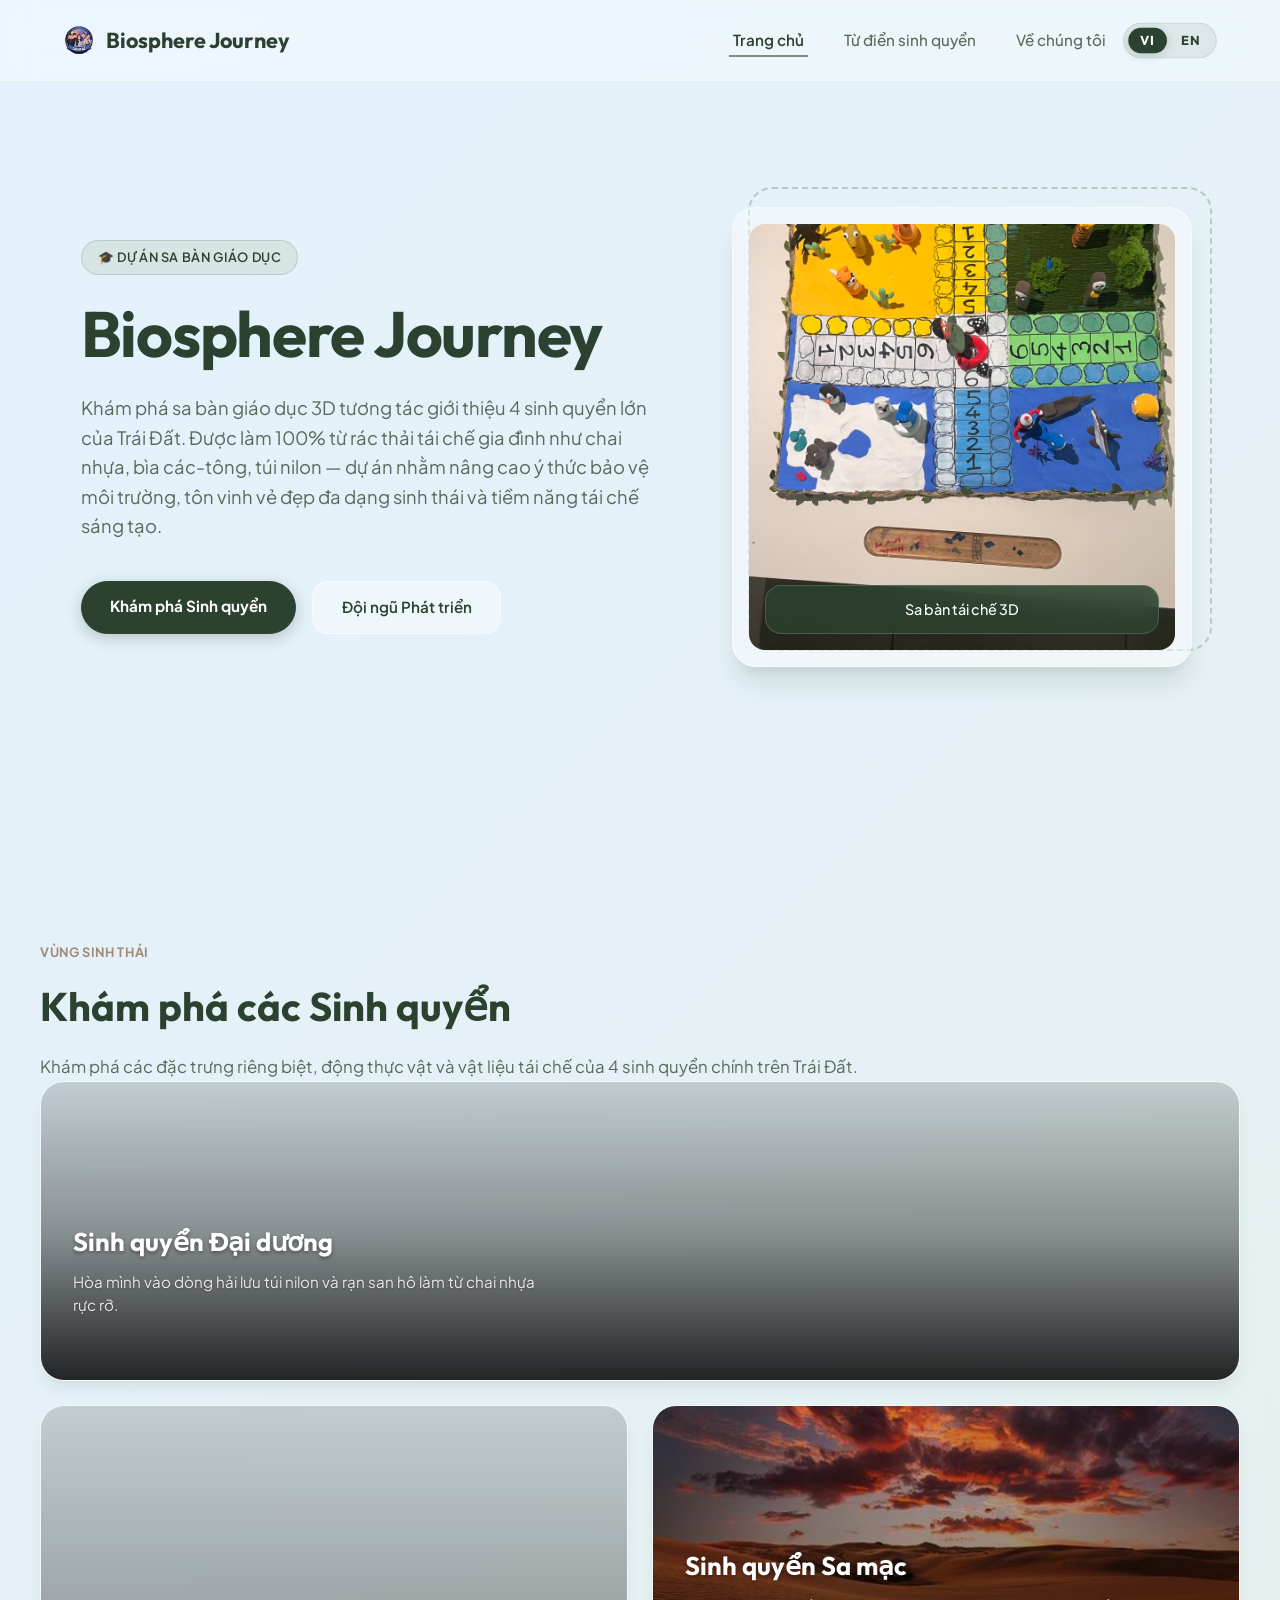
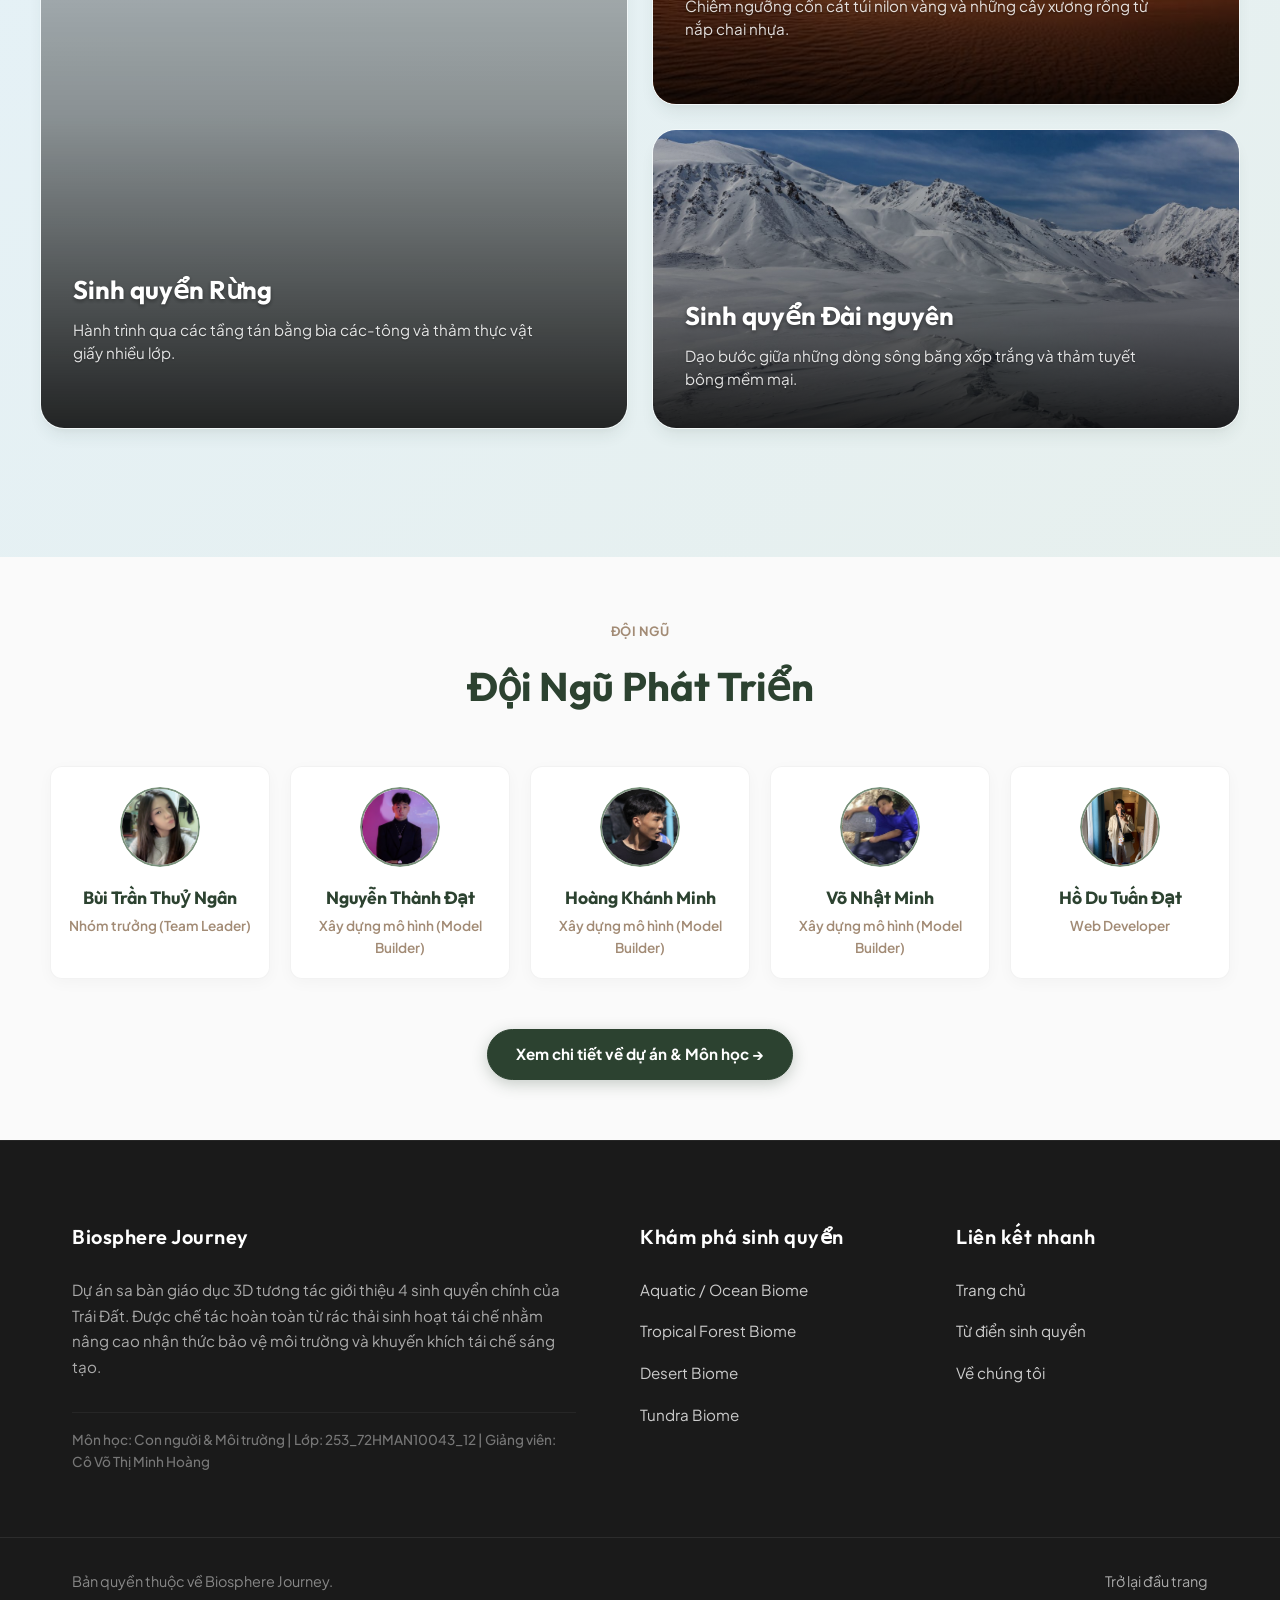
<file: index.html>
<!DOCTYPE html>
<html lang="en">

<head>
    <meta charset="UTF-8">
    <meta name="viewport" content="width=device-width, initial-scale=1.0">
    <meta name="description"
        content="Embark on the Biosphere Journey - an interactive 3D educational diorama showcasing Earth's 4 major biomes, built entirely from recycled household waste to promote environmental protection.">
    <title>Biosphere Journey - Interactive Recycled Diorama</title>
    <!-- Google Fonts for premium typography -->
    <link rel="preconnect" href="https://fonts.googleapis.com">
    <link rel="preconnect" href="https://fonts.gstatic.com" crossorigin>
    <link
        href="https://fonts.googleapis.com/css2?family=Outfit:wght@300;400;500;600;700&family=Plus+Jakarta+Sans:wght@300;400;500;600;700&display=swap"
        rel="stylesheet">
    <link rel="stylesheet" href="style.css">
    <script src="i18n.js" defer></script>
    <script defer src="script.js"></script>
</head>

<body>
    <!-- Top Header -->
    <header class="header">
        <div class="header-container">
            <a href="index.html" class="logo" id="header-logo">
                <img src="images/logo.png" alt="Biosphere Journey Logo" class="logo-img">
                <span class="logo-text">Biosphere Journey</span>
            </a>

            <!-- Mobile Menu Toggle -->
            <button class="nav-toggle" id="nav-toggle" aria-label="Toggle Navigation menu" aria-expanded="false">
                <span class="hamburger"></span>
            </button>

            <!-- Navigation Links -->
            <nav class="nav-menu" id="nav-menu">
                <ul>
                    <li><a href="index.html" class="nav-link active" data-i18n="nav_home">Home</a></li>
                    <li><a href="dictionary.html" class="nav-link" data-i18n="nav_dictionary">Biomes dictionary</a></li>
                    <li><a href="about.html" class="nav-link" data-i18n="nav_about">About us</a></li>
                </ul>
                <!-- Language Switcher -->
                <div class="lang-switcher">
                    <button class="lang-btn" data-lang="vi">VI</button>
                    <button class="lang-btn" data-lang="en">EN</button>
                </div>
            </nav>


        </div>
    </header>

    <main>
        <!-- Hero Section -->
        <section class="hero-section" id="hero">
            <div class="hero-container">
                <div class="hero-content reveal-on-scroll">
                    <span class="hero-badge" data-i18n="hero_badge">Educational Diorama Project</span>
                    <h1 class="hero-title" data-i18n="hero_title">Biosphere Journey</h1>
                    <p class="hero-description" data-i18n="hero_desc">
                        Explore an interactive, 3D educational diorama showcasing Earth's four major biomes. Crafted
                        <strong>100% from household recycled waste</strong>—such as plastic bottles, cardboard, and
                        nylon bags—this project raises awareness about environmental protection, highlighting the beauty
                        of ecological diversity and the potential of creative upcycling.
                    </p>
                    <div class="hero-actions">
                        <a href="#biomes" class="btn btn-primary" data-i18n="hero_btn_explore">Explore Biomes</a>
                        <a href="#home-about-summary" class="btn btn-secondary" data-i18n="hero_btn_team">Meet the
                            Team</a>
                    </div>
                </div>

                <div class="hero-visual reveal-on-scroll delay-200">
                    <div class="image-card-wrapper">
                        <div class="image-card">
                            <img src="assets/images/diorama_placeholder.jpg"
                                alt="3D Square Recycled Diorama showcasing Earth's 5 major biomes" class="diorama-img"
                                loading="eager">
                            <div class="image-overlay">
                                <span data-i18n="hero_visual_overlay">3D Recycled Diorama</span>
                            </div>
                        </div>
                    </div>
                </div>
            </div>
        </section>

        <!-- Biomes Bento Section -->
        <section class="biomes-section" id="biomes">
            <div class="biomes-container">
                <div class="section-header reveal-on-scroll">
                    <span class="section-badge" data-i18n="bento_badge">Ecological Zones</span>
                    <h2 class="section-title" data-i18n="bento_title">Explore the Biomes</h2>
                    <p class="section-subtitle" data-i18n="bento_subtitle">Discover the distinct characteristics, flora,
                        fauna, and recycled
                        materials of Earth's 4 major biomes.</p>
                </div>

                <div class="bento-grid">
                    <!-- Ocean Card -->
                    <a href="ocean.html" class="bento-card bento-ocean reveal-on-scroll delay-100">
                        <div class="bento-card-bg"></div>
                        <div class="bento-card-content">
                            <h3 data-i18n="bento_ocean_title">Ocean Biome</h3>
                            <p data-i18n="bento_ocean_desc">Dive into nylon bag currents and vibrant plastic bottle
                                coral reefs.</p>
                            <span class="explore-tag" data-i18n="bento_ocean_explore">Explore Biome →</span>
                        </div>
                    </a>

                    <!-- Forest Card -->
                    <a href="forest.html" class="bento-card bento-forest reveal-on-scroll delay-200">
                        <div class="bento-card-bg"></div>
                        <div class="bento-card-content">
                            <h3 data-i18n="bento_forest_title">Forest Biome</h3>
                            <p data-i18n="bento_forest_desc">Journey through cardboard canopies and layered paper
                                foliage.</p>
                            <span class="explore-tag" data-i18n="bento_forest_explore">Explore Biome →</span>
                        </div>
                    </a>

                    <!-- Desert Card -->
                    <a href="desert.html" class="bento-card bento-desert reveal-on-scroll delay-300">
                        <div class="bento-card-bg">
                            <img src="images/sa-mac.jpg" alt="Sa mạc">
                        </div>
                        <div class="bento-card-content">
                            <h3 data-i18n="bento_desert_title">Desert Biome</h3>
                            <p data-i18n="bento_desert_desc">Navigate styrofoam dunes and towering plastic bottle cacti.
                            </p>
                            <span class="explore-tag" data-i18n="bento_desert_explore">Explore Biome →</span>
                        </div>
                    </a>


                    <!-- Tundra Card -->
                    <a href="tundra.html" class="bento-card bento-tundra reveal-on-scroll delay-100">
                        <div class="bento-card-bg">
                            <img src="images/bac-cuc.jpg" alt="Hình của Bắc cực / Nam cực">
                        </div>
                        <div class="bento-card-content">
                            <h3 data-i18n="bento_tundra_title">Tundra Biome</h3>
                            <p data-i18n="bento_tundra_desc">Walk among styrofoam glaciers and soft cotton ice sheets.
                            </p>
                        </div>
                    </a>
                </div>
            </div>
        </section>

        <!-- Sleek Team & Process Summary Section -->
        <section id="home-about-summary" class="home-summary-section">
            <div class="team-container">

                <!-- Part 1: Team Summary -->
                <div class="reveal-on-scroll">
                    <span class="section-badge" data-i18n="team_badge">Our Team</span>
                    <h2 class="section-title" data-i18n="team_title">Đội Ngũ Phát Triển</h2>

                    <div class="team-summary-row">
                        <!-- Member 1: Bùi Trần Thuỷ Ngân -->
                        <div class="team-summary-card">
                            <div class="team-summary-img-wrapper">
                                <img src="images/Bùi Trần Thủy Ngân.png" alt="Bùi Trần Thủy Ngân"
                                    onerror="this.src='https://images.unsplash.com/photo-1573496359142-b8d87734a5a2?auto=format&fit=crop&w=400&q=80'">
                            </div>
                            <h3 class="team-summary-name">Bùi Trần Thuỷ Ngân</h3>
                            <p class="team-summary-role">Nhóm trưởng (Team Leader)</p>
                        </div>

                        <!-- Member 2: Nguyễn Thành Đạt -->
                        <div class="team-summary-card">
                            <div class="team-summary-img-wrapper">
                                <img src="images/nguyenthanhdat.jpg" alt="Nguyễn Thành Đạt"
                                    onerror="this.src='https://images.unsplash.com/photo-1507003211169-0a1dd7228f2d?auto=format&fit=crop&w=400&q=80'">
                            </div>
                            <h3 class="team-summary-name">Nguyễn Thành Đạt</h3>
                            <p class="team-summary-role">Xây dựng mô hình (Model Builder)</p>
                        </div>

                        <!-- Member 3: Hoàng Khánh Minh -->
                        <div class="team-summary-card">
                            <div class="team-summary-img-wrapper">
                                <img src="images/hoangkhanhminh.jpg" alt="Hoàng Khánh Minh"
                                    onerror="this.src='https://images.unsplash.com/photo-1500648767791-00dcc994a43e?auto=format&fit=crop&w=400&q=80'">
                            </div>
                            <h3 class="team-summary-name">Hoàng Khánh Minh</h3>
                            <p class="team-summary-role">Xây dựng mô hình (Model Builder)</p>
                        </div>

                        <!-- Member 4: Võ Nhật Minh -->
                        <div class="team-summary-card">
                            <div class="team-summary-img-wrapper">
                                <img src="images/vonhatminh.jpg" alt="Võ Nhật Minh"
                                    onerror="this.src='https://images.unsplash.com/photo-1472099645785-5658abf4ff4e?auto=format&fit=crop&w=400&q=80'">
                            </div>
                            <h3 class="team-summary-name">Võ Nhật Minh</h3>
                            <p class="team-summary-role">Xây dựng mô hình (Model Builder)</p>
                        </div>

                        <!-- Member 5: Hồ Du Tuấn Đạt -->
                        <div class="team-summary-card">
                            <div class="team-summary-img-wrapper">
                                <img src="images/Hồ Du Tuấn Đat.png" alt="Hồ Du Tuấn Đạt"
                                    onerror="this.src='https://images.unsplash.com/photo-1519085360753-af0119f7cbe7?auto=format&fit=crop&w=400&q=80'">
                            </div>
                            <h3 class="team-summary-name">Hồ Du Tuấn Đạt</h3>
                            <p class="team-summary-role">Web Developer</p>
                        </div>
                    </div>
                </div>



                <!-- Part 3: Call To Action Button -->
                <div class="reveal-on-scroll cta-container" style="margin-top: 40px; text-align: center;">
                    <a href="about.html" class="btn-primary" data-i18n="cta_btn">Xem chi tiết về dự án & Môn học
                        &rarr;</a>
                </div>

            </div>
        </section>
    </main>



    <!-- Footer -->
    <footer class="site-footer" id="footer">
        <div class="footer-grid-container">
            <!-- Column 1: About the Project -->
            <div class="footer-column footer-about">
                <h4 class="footer-title">Biosphere Journey</h4>
                <p class="footer-desc" data-i18n="footer_desc">An interactive 3D educational diorama showcasing Earth's
                    4 major biomes.
                    Handcrafted entirely from household recycled waste to raise environmental awareness and promote
                    creative upcycling.</p>
                <p class="footer-academic-info" data-i18n="footer_academic">Course: Human and Environment | Class:
                    253_72HMAN10043_12 | Lecturer:
                    Dr. Võ Thị Minh Hoàng</p>
            </div>

            <!-- Column 2: Explore Biomes -->
            <div class="footer-column footer-nav">
                <h4 class="footer-title" data-i18n="footer_explore">Explore Biomes</h4>
                <ul class="footer-links">
                    <li><a href="ocean.html">Aquatic / Ocean Biome</a></li>
                    <li><a href="forest.html">Tropical Forest Biome</a></li>
                    <li><a href="desert.html">Desert Biome</a></li>
                    <li><a href="tundra.html">Tundra Biome</a></li>
                </ul>
            </div>

            <!-- Column 3: Quick Links -->
            <div class="footer-column footer-nav">
                <h4 class="footer-title" data-i18n="footer_quick">Quick Links</h4>
                <ul class="footer-links">
                    <li><a href="index.html" data-i18n="nav_home">Home Page</a></li>
                    <li><a href="dictionary.html" data-i18n="nav_dictionary">Biomes Dictionary</a></li>
                    <li><a href="about.html" data-i18n="nav_about">About Us</a></li>
                </ul>
            </div>
        </div>

        <!-- Bottom Bar -->
        <div class="footer-bottom">
            <div class="footer-bottom-container">
                <span class="copyright-text" data-i18n="footer_copyright">&copy; 2026 Biosphere Journey. All rights
                    reserved.</span>
                <a href="#top" class="back-to-top" data-i18n="footer_back_to_top">↑ Back to Top</a>
            </div>
        </div>
    </footer>
</body>

</html>
</file>
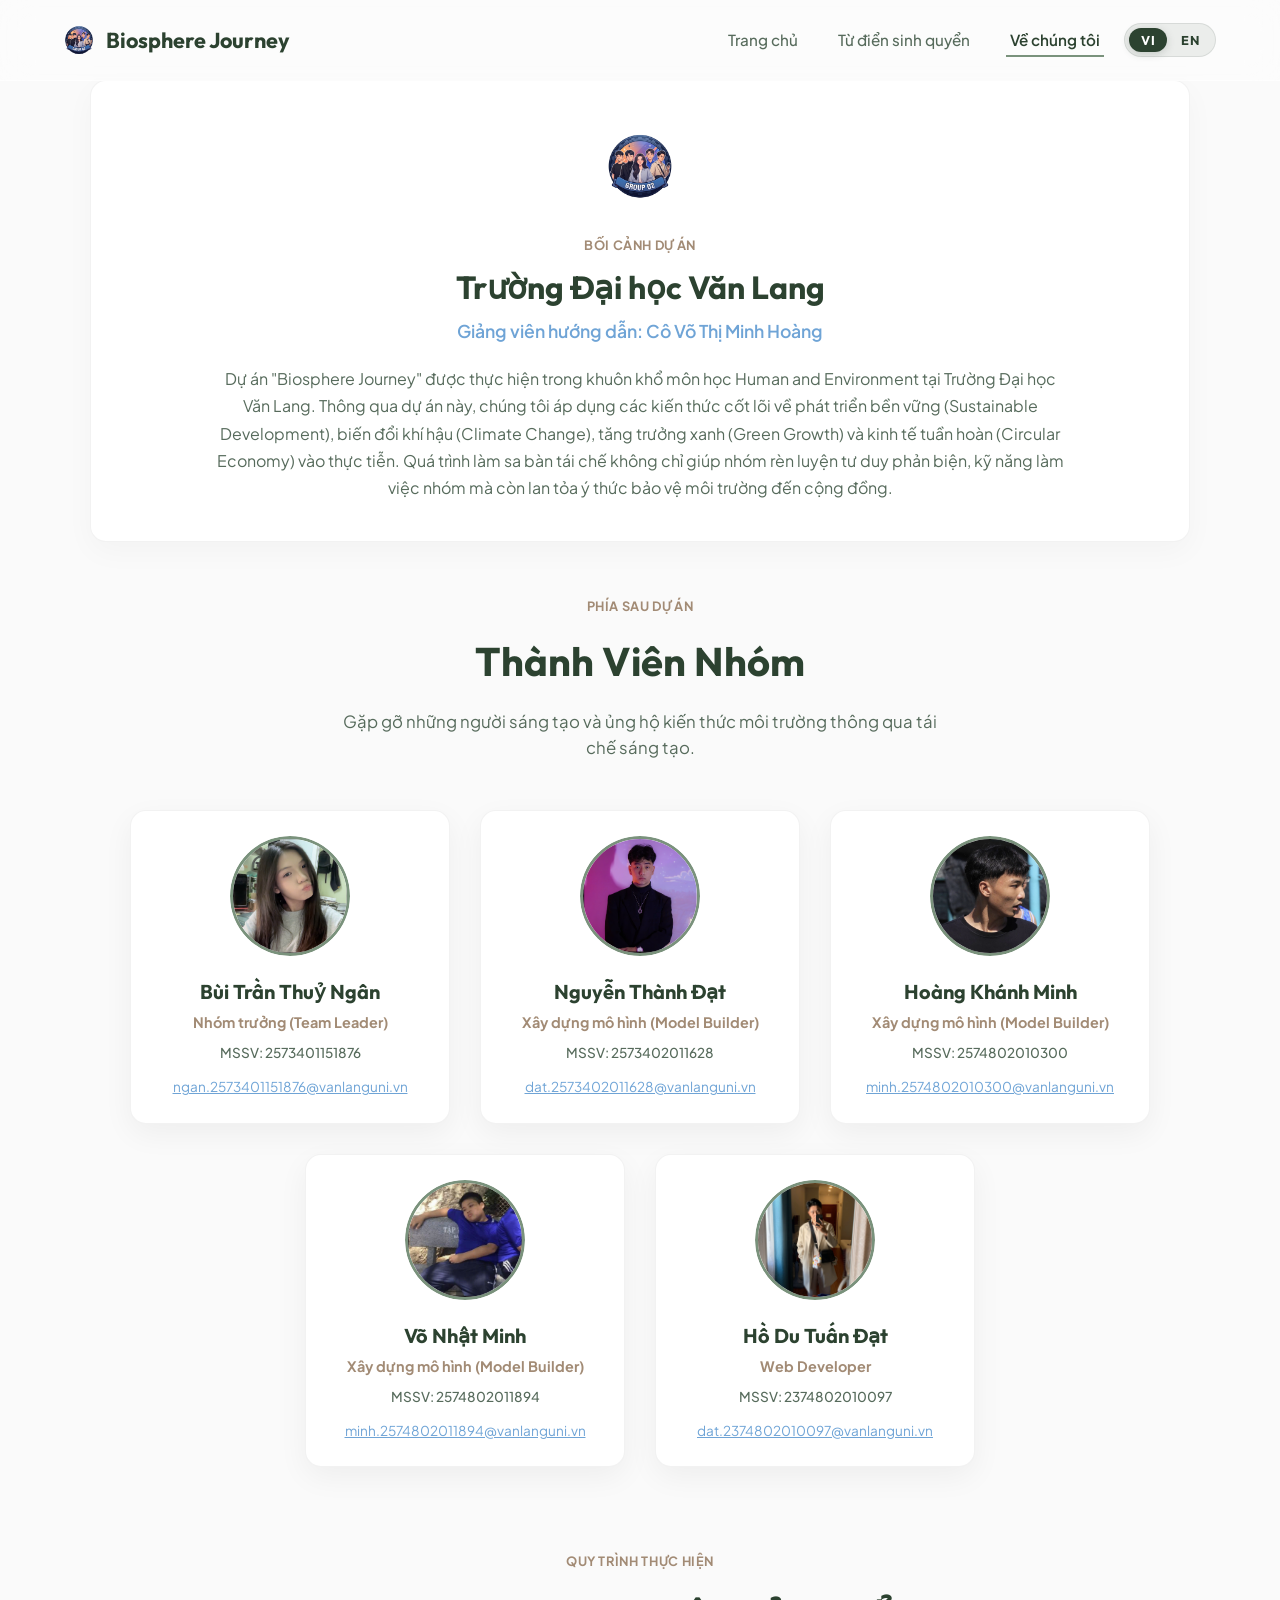
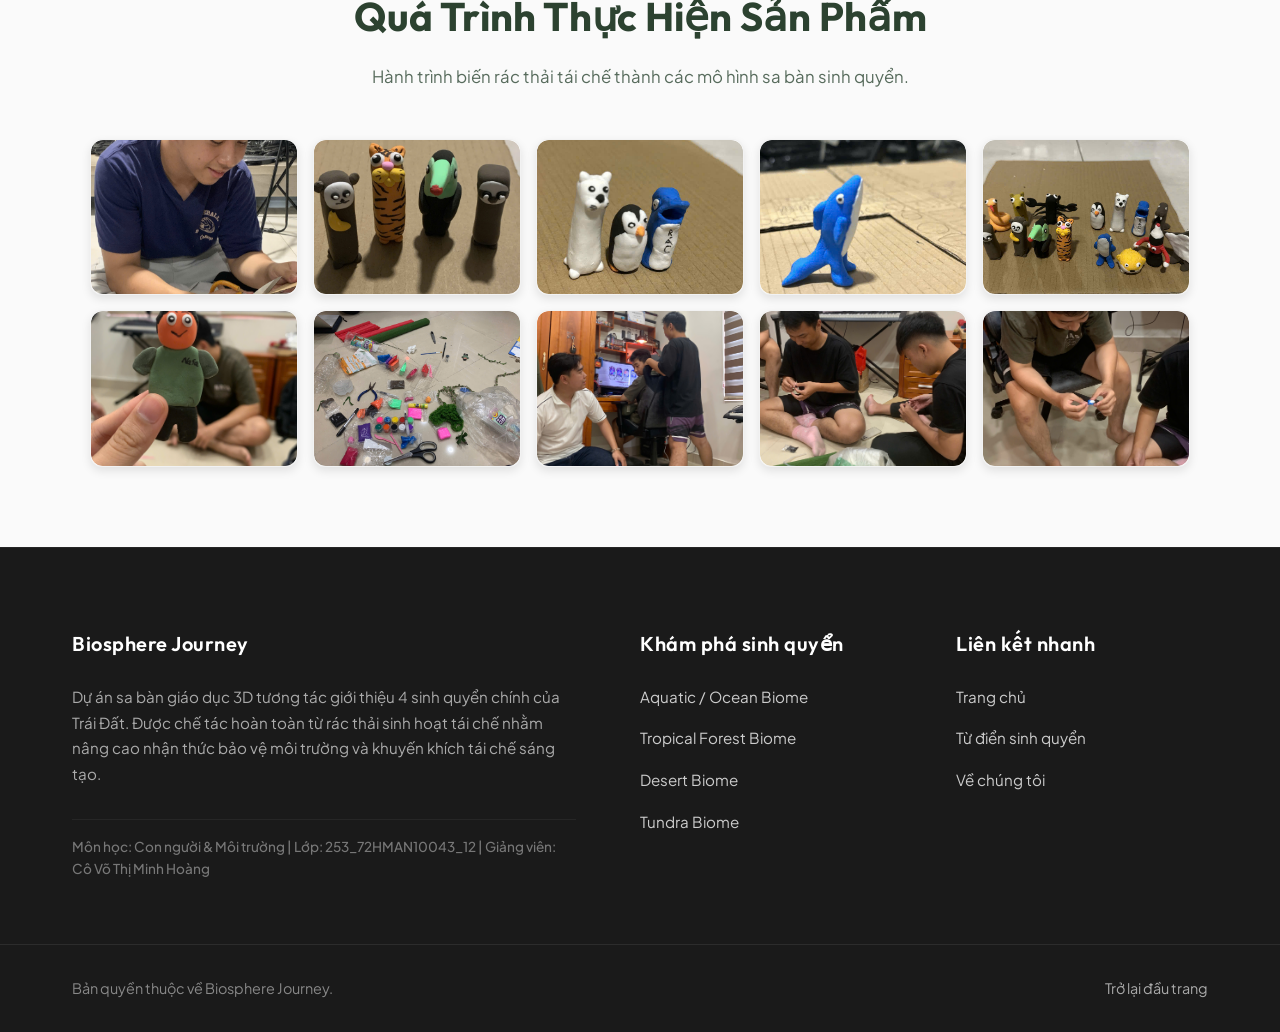
<file: about.html>
<!DOCTYPE html>
<html lang="en">

<head>
    <meta charset="UTF-8">
    <meta name="viewport" content="width=device-width, initial-scale=1.0">
    <meta name="description"
        content="Learn more about the Biosphere Journey team, our academic background at Văn Lang University, and our recycled earth diorama making process.">
    <title>About Us - Biosphere Journey</title>
    <!-- Google Fonts for premium typography -->
    <link rel="preconnect" href="https://fonts.googleapis.com">
    <link rel="preconnect" href="https://fonts.gstatic.com" crossorigin>
    <link
        href="https://fonts.googleapis.com/css2?family=Outfit:wght@300;400;500;600;700&family=Plus+Jakarta+Sans:wght@300;400;500;600;700&display=swap"
        rel="stylesheet">
    <link rel="stylesheet" href="style.css">
    <script src="i18n.js" defer></script>
    <script defer src="script.js"></script>
</head>

<body>
    <!-- Top Header -->
    <header class="header">
        <div class="header-container">
            <a href="index.html" class="logo" id="header-logo">
                <img src="images/logo.png" alt="Biosphere Journey Logo" class="logo-img">
                <span class="logo-text">Biosphere Journey</span>
            </a>

            <!-- Mobile Menu Toggle -->
            <button class="nav-toggle" id="nav-toggle" aria-label="Toggle Navigation menu" aria-expanded="false">
                <span class="hamburger"></span>
            </button>

            <!-- Navigation Links -->
            <nav class="nav-menu" id="nav-menu">
                <ul>
                    <li><a href="index.html" class="nav-link" data-i18n="nav_home">Home</a></li>
                    <li><a href="dictionary.html" class="nav-link" data-i18n="nav_dictionary">Biomes dictionary</a></li>
                    <li><a href="about.html" class="nav-link active" data-i18n="nav_about">About us</a></li>
                </ul>
                <!-- Language Switcher -->
            <div class="lang-switcher">
                <button class="lang-btn" data-lang="vi">VI</button>
                <button class="lang-btn" data-lang="en">EN</button>
            </div>
            </nav>

            
        </div>
    </header>

    <main>
        <!-- Dedicated About Us Section -->
        <section class="about-section">
            <div class="team-container">
                
                <!-- Part 1: University & Course Info -->
                <div class="course-info-card reveal-on-scroll">
                    <img src="images/logo.png" alt="Biosphere Journey Logo" class="about-hero-logo">
                    <span class="section-badge" data-i18n="about_badge">Project Background</span>
                    <h1 class="course-title" data-i18n="about_title">Trường Đại học Văn Lang<br><span class="course-subtitle-highlight" data-i18n="about_title_sub">Môn học Con người & Môi trường</span></h1>
                    <p class="instructor-name" data-i18n="about_instructor">Giảng viên hướng dẫn: Cô Võ Thị Minh Hoàng</p>
                    <p class="course-description" data-i18n="about_desc">
                        Dự án "Biosphere Journey" được thực hiện trong khuôn khổ môn học Human and Environment tại Trường Đại học Văn Lang. Thông qua dự án này, chúng tôi áp dụng các kiến thức cốt lõi về phát triển bền vững (Sustainable Development), biến đổi khí hậu (Climate Change), tăng trưởng xanh (Green Growth) và kinh tế tuần hoàn (Circular Economy) vào thực tiễn. Quá trình làm sa bàn tái chế không chỉ giúp nhóm rèn luyện tư duy phản biện, kỹ năng làm việc nhóm mà còn lan tỏa ý thức bảo vệ môi trường đến cộng đồng.
                    </p>
                </div>

                <!-- Part 2: The Team -->
                <div class="team-section-header reveal-on-scroll">
                    <span class="section-badge" data-i18n="team_behind_badge">Behind the Project</span>
                    <h2 class="section-title" data-i18n="team_behind_title">Thành Viên Nhóm</h2>
                    <p class="section-subtitle" data-i18n="team_behind_subtitle">Meet the visionaries, creators, and advocates driving environmental literacy through upcycling.</p>
                </div>

                <div class="team-grid">
                    <!-- Member 1: Bùi Trần Thuỷ Ngân -->
                    <article class="team-card reveal-on-scroll delay-100">
                        <div class="team-img-wrapper">
                            <img src="images/Bùi Trần Thủy Ngân.png" alt="Bùi Trần Thủy Ngân" onerror="this.src='https://images.unsplash.com/photo-1573496359142-b8d87734a5a2?auto=format&fit=crop&w=400&q=80'">
                        </div>
                        <h3 class="member-name">Bùi Trần Thuỷ Ngân</h3>
                        <p class="member-role">Nhóm trưởng (Team Leader)</p>
                        <p class="member-id">MSSV: 2573401151876</p>
                        <a href="mailto:ngan.2573401151876@vanlanguni.vn" class="member-email">ngan.2573401151876@vanlanguni.vn</a>
                    </article>

                    <!-- Member 2: Nguyễn Thành Đạt -->
                    <article class="team-card reveal-on-scroll delay-200">
                        <div class="team-img-wrapper">
                            <img src="images/nguyenthanhdat.jpg" alt="Nguyễn Thành Đạt" onerror="this.src='https://images.unsplash.com/photo-1507003211169-0a1dd7228f2d?auto=format&fit=crop&w=400&q=80'">
                        </div>
                        <h3 class="member-name">Nguyễn Thành Đạt</h3>
                        <p class="member-role">Xây dựng mô hình (Model Builder)</p>
                        <p class="member-id">MSSV: 2573402011628</p>
                        <a href="mailto:dat.2573402011628@vanlanguni.vn" class="member-email">dat.2573402011628@vanlanguni.vn</a>
                    </article>

                    <!-- Member 3: Hoàng Khánh Minh -->
                    <article class="team-card reveal-on-scroll delay-300">
                        <div class="team-img-wrapper">
                            <img src="images/hoangkhanhminh.jpg" alt="Hoàng Khánh Minh" onerror="this.src='https://images.unsplash.com/photo-1500648767791-00dcc994a43e?auto=format&fit=crop&w=400&q=80'">
                        </div>
                        <h3 class="member-name">Hoàng Khánh Minh</h3>
                        <p class="member-role">Xây dựng mô hình (Model Builder)</p>
                        <p class="member-id">MSSV: 2574802010300</p>
                        <a href="mailto:minh.2574802010300@vanlanguni.vn" class="member-email">minh.2574802010300@vanlanguni.vn</a>
                    </article>

                    <!-- Member 4: Võ Nhật Minh -->
                    <article class="team-card reveal-on-scroll delay-400">
                        <div class="team-img-wrapper">
                            <img src="images/vonhatminh.jpg" alt="Võ Nhật Minh" onerror="this.src='https://images.unsplash.com/photo-1472099645785-5658abf4ff4e?auto=format&fit=crop&w=400&q=80'">
                        </div>
                        <h3 class="member-name">Võ Nhật Minh</h3>
                        <p class="member-role">Xây dựng mô hình (Model Builder)</p>
                        <p class="member-id">MSSV: 2574802011894</p>
                        <a href="mailto:minh.2574802011894@vanlanguni.vn" class="member-email">minh.2574802011894@vanlanguni.vn</a>
                    </article>

                    <!-- Member 5: Hồ Du Tuấn Đạt -->
                    <article class="team-card reveal-on-scroll delay-500">
                        <div class="team-img-wrapper">
                            <img src="images/Hồ Du Tuấn Đat.png" alt="Hồ Du Tuấn Đạt" onerror="this.src='https://images.unsplash.com/photo-1519085360753-af0119f7cbe7?auto=format&fit=crop&w=400&q=80'">
                        </div>
                        <h3 class="member-name">Hồ Du Tuấn Đạt</h3>
                        <p class="member-role">Web Developer</p>
                        <p class="member-id">MSSV: 2374802010097</p>
                        <a href="mailto:dat.2374802010097@vanlanguni.vn" class="member-email">dat.2374802010097@vanlanguni.vn</a>
                    </article>
                </div>

                <!-- Part 3: The Making Process -->
                <div class="process-section reveal-on-scroll">
                    <span class="section-badge" data-i18n="process_badge">How It's Made</span>
                    <h2 class="section-title" data-i18n="process_title">Quá Trình Thực Hiện Sản Phẩm</h2>
                    <p class="section-subtitle" data-i18n="process_subtitle">Hành trình biến rác thải tái chế thành các mô hình sa bàn sinh quyển.</p>
                    
                    <div class="process-gallery">
                        <!-- Step 1 -->
                        <div class="process-card">
                            <div class="process-img-wrapper">
                                <img src="images/quatrinh1.jpg" alt="Lên ý tưởng & Thiết kế" onerror="this.src='https://images.unsplash.com/photo-1532996122724-e3c354a0b15b?auto=format&fit=crop&w=400&q=80'">
                            </div>
                        </div>
                        <!-- Step 2 -->
                        <div class="process-card">
                            <div class="process-img-wrapper">
                                <img src="images/quatrinh2.jpg" alt="Chuẩn bị dụng cụ & Thu gom vật liệu" onerror="this.src='https://images.unsplash.com/photo-1582408929734-7577f2f22215?auto=format&fit=crop&w=400&q=80'">
                            </div>
                        </div>
                        <!-- Step 3 -->
                        <div class="process-card">
                            <div class="process-img-wrapper">
                                <img src="images/quatrinh3.jpg" alt="Phân loại & Xử lý rác thải" onerror="this.src='https://images.unsplash.com/photo-1513258496099-48168024aec0?auto=format&fit=crop&w=400&q=80'">
                            </div>
                        </div>
                        <!-- Step 4 -->
                        <div class="process-card">
                            <div class="process-img-wrapper">
                                <img src="images/quatrinh4.jpg" alt="Đo đạc & Cắt dựng khung sa bàn" onerror="this.src='https://images.unsplash.com/photo-1555066931-4365d14bab8c?auto=format&fit=crop&w=400&q=80'">
                            </div>
                        </div>
                        <!-- Step 5 -->
                        <div class="process-card">
                            <div class="process-img-wrapper">
                                <img src="images/quatrinh5.jpg" alt="Tạo khối địa hình" onerror="this.src='https://images.unsplash.com/photo-1513258496099-48168024aec0?auto=format&fit=crop&w=400&q=80'">
                            </div>
                        </div>
                        <!-- Step 6 -->
                        <div class="process-card">
                            <div class="process-img-wrapper">
                                <img src="images/quatrinh6.jpg" alt="Phủ màu nền & Vẽ chi tiết" onerror="this.src='https://images.unsplash.com/photo-1582408929734-7577f2f22215?auto=format&fit=crop&w=400&q=80'">
                            </div>
                        </div>
                        <!-- Step 7 -->
                        <div class="process-card">
                            <div class="process-img-wrapper">
                                <img src="images/quatrinh7.jpg" alt="Làm thảm thực vật & Chi tiết sinh thái" onerror="this.src='https://images.unsplash.com/photo-1532996122724-e3c354a0b15b?auto=format&fit=crop&w=400&q=80'">
                            </div>
                        </div>
                        <!-- Step 8 -->
                        <div class="process-card">
                            <div class="process-img-wrapper">
                                <img src="images/quatrinh8.jpg" alt="Lắp ráp mô hình động vật tái chế" onerror="this.src='https://images.unsplash.com/photo-1555066931-4365d14bab8c?auto=format&fit=crop&w=400&q=80'">
                            </div>
                        </div>
                        <!-- Step 9 -->
                        <div class="process-card">
                            <div class="process-img-wrapper">
                                <img src="images/quatrinh9.jpg" alt="Bố trí hệ thống đèn & Hoàn thiện sa bàn" onerror="this.src='https://images.unsplash.com/photo-1513258496099-48168024aec0?auto=format&fit=crop&w=400&q=80'">
                            </div>
                        </div>
                        <!-- Step 10 -->
                        <div class="process-card">
                            <div class="process-img-wrapper">
                                <img src="images/quatrinh10.jpg" alt="Lập trình & Hoàn thiện Website" onerror="this.src='https://images.unsplash.com/photo-1555066931-4365d14bab8c?auto=format&fit=crop&w=400&q=80'">
                            </div>
                        </div>
                    </div>
                </div>

            </div>
        </section>
    </main>

    <!-- Footer -->
    <footer class="site-footer" id="footer">
        <div class="footer-grid-container">
            <!-- Column 1: About the Project -->
            <div class="footer-column footer-about">
                <h4 class="footer-title">Biosphere Journey</h4>
                <p class="footer-desc" data-i18n="footer_desc">An interactive 3D educational diorama showcasing Earth's 4 major biomes. Handcrafted entirely from household recycled waste to raise environmental awareness and promote creative upcycling.</p>
                <p class="footer-academic-info" data-i18n="footer_academic">Course: Human and Environment | Class: 253_72HMAN10043_12 | Lecturer: Dr. Võ Thị Minh Hoàng</p>
            </div>
            
            <!-- Column 2: Explore Biomes -->
            <div class="footer-column footer-nav">
                <h4 class="footer-title" data-i18n="footer_explore">Explore Biomes</h4>
                <ul class="footer-links">
                    <li><a href="ocean.html">Aquatic / Ocean Biome</a></li>
                    <li><a href="forest.html">Tropical Forest Biome</a></li>
                    <li><a href="desert.html">Desert Biome</a></li>
                    <li><a href="tundra.html">Tundra Biome</a></li>
                </ul>
            </div>
            
            <!-- Column 3: Quick Links -->
            <div class="footer-column footer-nav">
                <h4 class="footer-title" data-i18n="footer_quick">Quick Links</h4>
                <ul class="footer-links">
                    <li><a href="index.html" data-i18n="nav_home">Home Page</a></li>
                    <li><a href="dictionary.html" data-i18n="nav_dictionary">Biomes Dictionary</a></li>
                    <li><a href="about.html" data-i18n="nav_about">About Us</a></li>
                </ul>
            </div>
        </div>
        
        <!-- Bottom Bar -->
        <div class="footer-bottom">
            <div class="footer-bottom-container">
                <span class="copyright-text" data-i18n="footer_copyright">&copy; 2026 Biosphere Journey. All rights reserved.</span>
                <a href="#top" class="back-to-top" data-i18n="footer_back_to_top">↑ Back to Top</a>
            </div>
        </div>
    </footer>
</body>

</html>
</file>
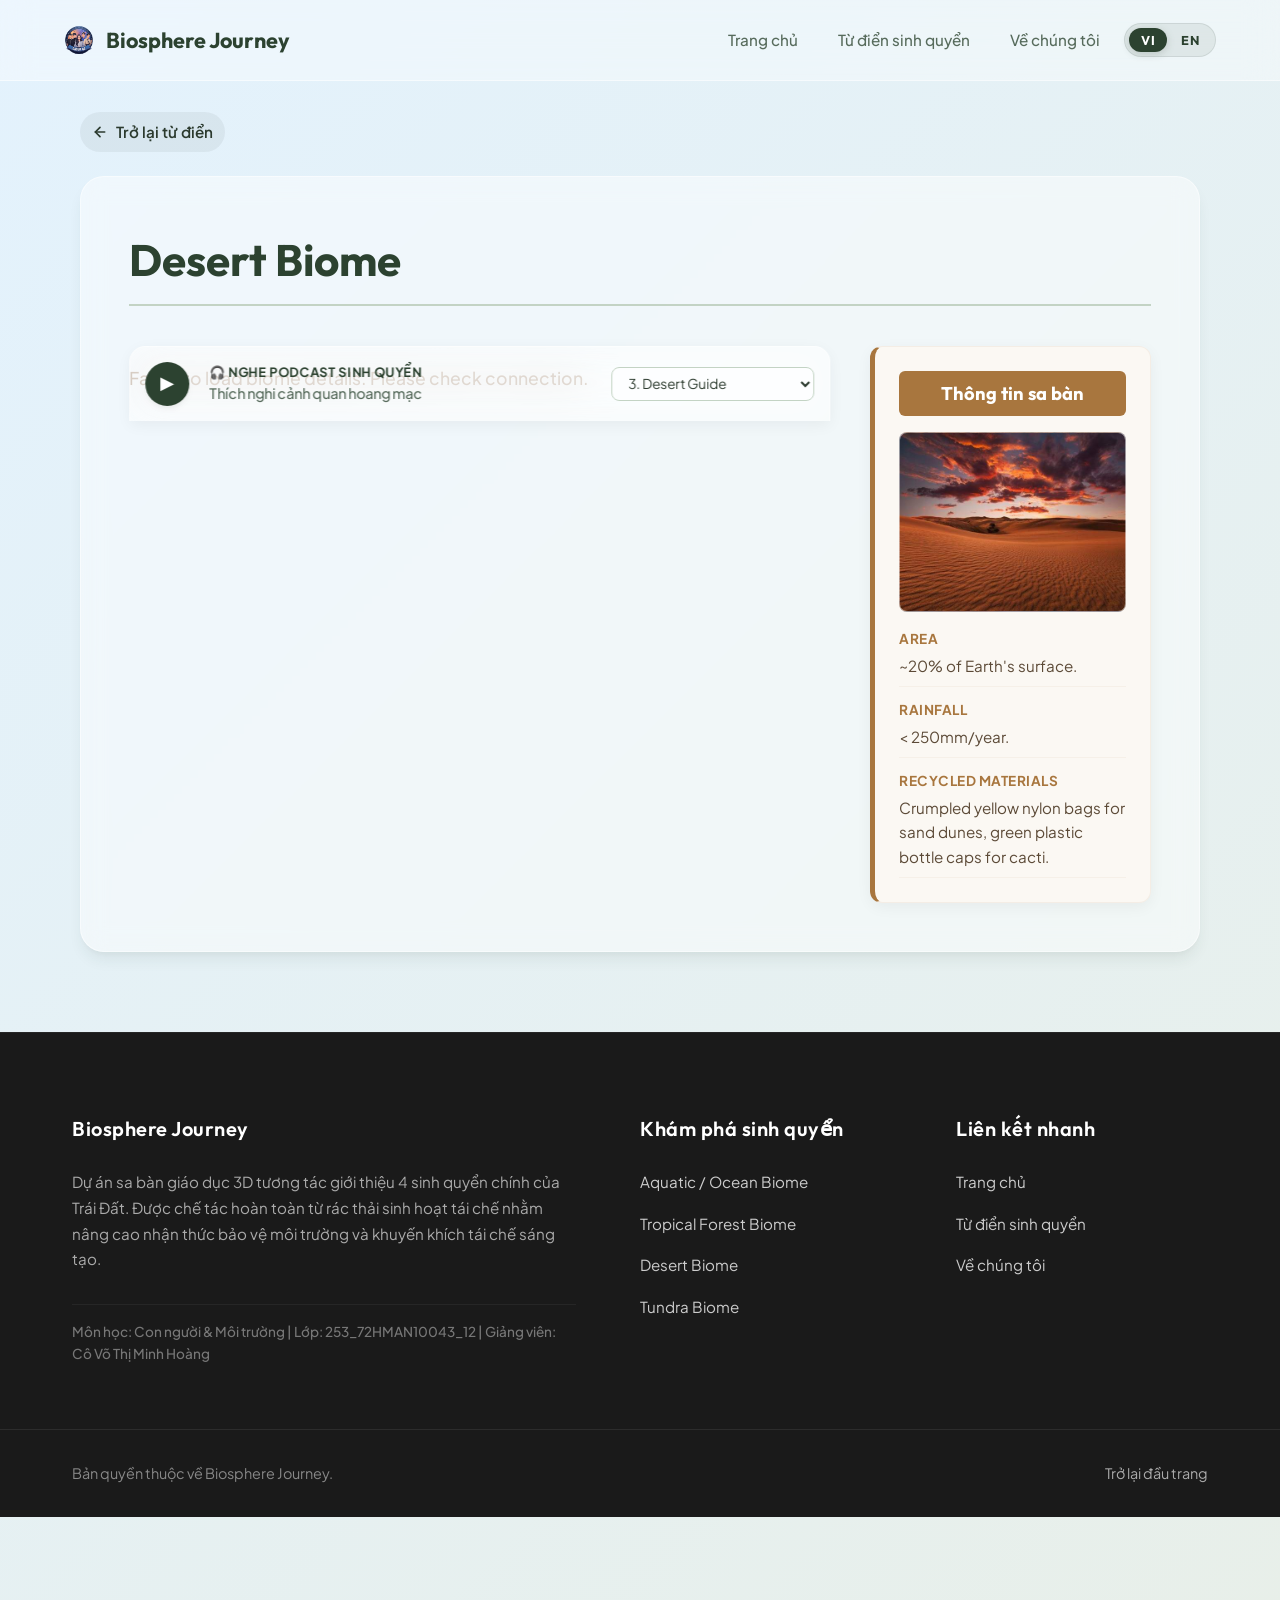
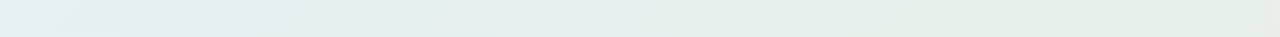
<file: desert-desktop.html>
<!DOCTYPE html>
<html lang="en">

<head>
    <meta charset="UTF-8">
    <meta name="viewport" content="width=device-width, initial-scale=1.0">
    <meta name="description" content="Learn about the Desert Biome - Desktop version.">
    <title>Desert Biome - Biosphere Encyclopedia</title>
    <!-- Google Fonts for premium typography -->
    <link rel="preconnect" href="https://fonts.googleapis.com">
    <link rel="preconnect" href="https://fonts.gstatic.com" crossorigin>
    <link
        href="https://fonts.googleapis.com/css2?family=Outfit:wght@300;400;500;600;700&family=Plus+Jakarta+Sans:wght@300;400;500;600;700&display=swap"
        rel="stylesheet">
    <link rel="stylesheet" href="desert-desktop.css">
    <script src="i18n.js" defer></script>
    <script defer src="script.js"></script>
    <script>
        document.addEventListener('DOMContentLoaded', () => {
            const wikiContent = document.getElementById('wiki-content');
            if (!wikiContent) return;

            async function fetchWikipediaDesktop(topic) {
                try {
                    let shadow = wikiContent.shadowRoot;
                    if (!shadow) {
                        shadow = wikiContent.attachShadow({ mode: 'open' });
                    }
                    const lang = window.getWikiLanguage ? window.getWikiLanguage() : 'vi';
                    const resolvedTopic = window.getTranslatedTopic ? window.getTranslatedTopic(topic) : topic;
                    const response = await fetch(`https://${lang}.wikipedia.org/w/api.php?action=parse&page=${encodeURIComponent(resolvedTopic)}&format=json&origin=*&disableeditsection=true`);
                    if (!response.ok) throw new Error('HTTP Error');
                    const data = await response.json();
                    if (data.parse && data.parse.text && data.parse.text['*']) {
                        // Create temporary div for content sanitisation
                        const tempDiv = document.createElement('div');
                        tempDiv.innerHTML = data.parse.text['*'];

                        // Remove citation brackets and references
                        tempDiv.querySelectorAll('.reference, .reflist, .refbegin, .reflist-talk').forEach(el => el.remove());

                        // Remove wiki edit links
                        tempDiv.querySelectorAll('.mw-editsection').forEach(el => el.remove());

                        // Remove empty paragraph elements to reduce dead spaces
                        tempDiv.querySelectorAll('p').forEach(p => {
                            if (p.textContent.trim() === '' && !p.querySelector('img') && !p.querySelector('iframe')) {
                                p.remove();
                            }
                        });
                        tempDiv.querySelectorAll('.mw-empty-elt').forEach(el => el.remove());

                        const shadowStyle = `
                            <style>
                                * {
                                    box-sizing: border-box !important;
                                    max-width: 100% !important;
                                }
                                img, figure, .thumb, .thumbinner, .tright, .tleft {
                                    max-width: 350px !important;
                                    width: auto !important;
                                    height: auto !important;
                                    float: right !important;
                                    margin: 10px 0 20px 25px !important;
                                    clear: right !important;
                                    object-fit: contain;
                                    border-radius: 8px;
                                }
                                table.infobox, .infobox {
                                    display: table !important;
                                    max-width: 350px !important;
                                    width: 350px !important;
                                    float: right !important;
                                    clear: right !important;
                                    margin: 0 0 20px 20px !important;
                                    border-collapse: collapse;
                                    font-size: 0.85rem;
                                }
                                table:not(.infobox), table.wikitable {
                                    width: 100% !important;
                                    display: block !important;
                                    overflow-x: auto !important;
                                    -webkit-overflow-scrolling: touch !important;
                                    margin-bottom: 20px !important;
                                }
                                .navbox, .ambox, .metadata, .editsection, .noprint, .magnify {
                                    display: none !important; /* Hide Wikipedia junk */
                                }
                                p, li {
                                    font-family: -apple-system, BlinkMacSystemFont, "Segoe UI", Roboto, sans-serif;
                                    line-height: 1.8;
                                    font-size: 17.5px;
                                    white-space: normal;
                                    color: #2b3a2e; /* matches --text-primary */
                                }
                                a {
                                    color: #bf8f54; /* matches --color-earth-dark */
                                    text-decoration: underline;
                                }
                                h2 {
                                    font-family: 'Outfit', -apple-system, BlinkMacSystemFont, "Segoe UI", Roboto, sans-serif;
                                    font-size: 1.75rem;
                                    color: #2c4230; /* matches --color-forest-dark */
                                    margin: 2.25rem 0 1rem 0;
                                    border-bottom: 2px solid #a8763e; /* matches --color-earth-dark */
                                    padding-bottom: 0.35rem;
                                }
                                h3 {
                                    font-family: 'Outfit', -apple-system, BlinkMacSystemFont, "Segoe UI", Roboto, sans-serif;
                                    font-size: 1.35rem;
                                    color: #2c4230; /* matches --color-forest-dark */
                                    margin: 1.75rem 0 0.75rem 0;
                                }
                            </style>
                        `;
                        shadow.innerHTML = shadowStyle + tempDiv.innerHTML;
                    } else {
                        shadow.innerHTML = `<p>No information found for "${topic}".</p>`;
                    }
                } catch (error) {
                    console.error('Error fetching desktop Wiki data:', error);
                    const shadow = wikiContent.shadowRoot || wikiContent.attachShadow({ mode: 'open' });
                    shadow.innerHTML = `<p style="color: #a28b75; font-weight: 500;">Failed to load biome details. Please check connection.</p>`;
                }
            }
            fetchWikipediaDesktop('Desert');
            document.addEventListener('languageChanged', () => {
                fetchWikipediaDesktop('Desert');
            });
        });
    </script>
</head>

<body class="wiki-page">
    <!-- Top Header -->
    <header class="header">
        <div class="header-container">
            <a href="index.html" class="logo" id="header-logo">
                <img src="images/logo.png" alt="Biosphere Journey Logo" class="logo-img">
                <span class="logo-text">Biosphere Journey</span>
            </a>

            <!-- Mobile Menu Toggle -->
            <button class="nav-toggle" id="nav-toggle" aria-label="Toggle Navigation menu" aria-expanded="false">
                <span class="hamburger"></span>
            </button>

            <!-- Navigation Links -->
            <nav class="nav-menu" id="nav-menu">
                <ul>
                    <li><a href="index.html" class="nav-link" data-i18n="nav_home">Home</a></li>
                    <li><a href="dictionary.html" class="nav-link" data-i18n="nav_dictionary">Biomes dictionary</a></li>
                    <li><a href="about.html" class="nav-link" data-i18n="nav_about">About us</a></li>
                </ul>
                <!-- Language Switcher -->
            <div class="lang-switcher">
                <button class="lang-btn" data-lang="vi">VI</button>
                <button class="lang-btn" data-lang="en">EN</button>
            </div>
            </nav>

            
        </div>
    </header>

    <main class="container">
        <a href="dictionary.html" class="back-btn reveal-on-scroll">
            <svg width="16" height="16" viewBox="0 0 24 24" fill="none" stroke="currentColor" stroke-width="2.5"
                stroke-linecap="round" stroke-linejoin="round">
                <line x1="19" y1="12" x2="5" y2="12"></line>
                <polyline points="12 19 5 12 12 5"></polyline>
            </svg>
            <span data-i18n="back_to_dictionary">Back to Dictionary</span>
        </a>

        <div class="wiki-grid no-sidebar">
            <article class="wiki-main reveal-on-scroll delay-100">
                <h1 class="wiki-title">Desert Biome</h1>

                <div class="desktop-wrapper">
                    <!-- Quick Facts / Recycled Materials Card -->
                    <aside class="wiki-infobox reveal-on-scroll delay-200">
                        <h2 class="infobox-title" data-i18n="infobox_title">Thông tin sa bàn</h2>
                        <div class="infobox-image" style="background-image: url('images/sa-mac.jpg');"></div>
                        <div class="quick-facts-card">
                            <div class="fact-row">
                                <span class="fact-label">Area</span>
                                <span class="fact-value">~20% of Earth's surface.</span>
                            </div>
                            <div class="fact-row">
                                <span class="fact-label">Rainfall</span>
                                <span class="fact-value">&lt; 250mm/year.</span>
                            </div>
                            <div class="fact-row">
                                <span class="fact-label">Recycled Materials</span>
                                <span class="fact-value">Crumpled yellow nylon bags for sand dunes, green plastic bottle
                                    caps for cacti.</span>
                            </div>
                        </div>
                    </aside>

                    <!-- Embedded Audio Player -->
                    <div class="podcast-player" id="podcast-player">
                        <div class="player-container">
                            <button class="player-btn" id="podcast-play-btn" aria-label="Play Podcast">
                                <span class="play-icon">▶</span>
                            </button>
                            <div class="player-info">
                                <span class="player-title"><span class="player-title" data-i18n="listen_podcast">🎧 Listen to the Desert Podcast</span></span>
                                <span class="player-track"><span class="player-track" data-i18n="track_desert">Arid Landscape Adaptations</span></span>
                            </div>
                            <div class="player-controls">
                                <select id="podcast-track-select" class="track-select">
                                    <option value="desert" selected>3. Desert Guide</option>
                                    <option value="ocean">1. <span class="player-track" data-i18n="track_ocean">Aquatic / Ocean Guide</span></option>
                                    <option value="forest">2. Tropical Forest Guide</option>
                                    <option value="tundra">5. Tundra Guide</option>
                                </select>
                                <audio id="podcast-audio" src="assets/audio/desert.m4a"></audio>
                            </div>
                        </div>
                    </div>

                    <div id="wiki-content" class="wiki-body">
                        <div class="spinner-container" id="wiki-spinner">
                            <div class="spinner"></div>
                        </div>
                    </div>
                </div>
            </article>
        </div>
    </main>

    <!-- Footer -->
    <footer class="site-footer" id="footer">
        <div class="footer-grid-container">
            <!-- Column 1: About the Project -->
            <div class="footer-column footer-about">
                <h4 class="footer-title">Biosphere Journey</h4>
                <p class="footer-desc" data-i18n="footer_desc">An interactive 3D educational diorama showcasing Earth's 4 major biomes.
                    Handcrafted entirely from household recycled waste to raise environmental awareness and promote
                    creative upcycling.</p>
                <p class="footer-academic-info" data-i18n="footer_academic">Course: Human and Environment | Class: 253_72HMAN10043_12 | Lecturer:
                    Dr. Võ Thị Minh Hoàng</p>
            </div>

            <!-- Column 2: Explore Biomes -->
            <div class="footer-column footer-nav">
                <h4 class="footer-title" data-i18n="footer_explore">Explore Biomes</h4>
                <ul class="footer-links">
                    <li><a href="ocean.html">Aquatic / Ocean Biome</a></li>
                    <li><a href="forest.html">Tropical Forest Biome</a></li>
                    <li><a href="desert.html">Desert Biome</a></li>
                    <li><a href="tundra.html">Tundra Biome</a></li>
                </ul>
            </div>

            <!-- Column 3: Quick Links -->
            <div class="footer-column footer-nav">
                <h4 class="footer-title" data-i18n="footer_quick">Quick Links</h4>
                <ul class="footer-links">
                    <li><a href="index.html" data-i18n="nav_home">Home Page</a></li>
                    <li><a href="dictionary.html" data-i18n="nav_dictionary">Biomes Dictionary</a></li>
                    <li><a href="about.html" data-i18n="nav_about">About Us</a></li>
                </ul>
            </div>
        </div>

        <!-- Bottom Bar -->
        <div class="footer-bottom">
            <div class="footer-bottom-container">
                <span class="copyright-text" data-i18n="footer_copyright">&copy; 2026 Biosphere Journey. All rights reserved.</span>
                <a href="#top" class="back-to-top" data-i18n="footer_back_to_top">↑ Back to Top</a>
            </div>
        </div>
    </footer>
</body>

</html>
</file>
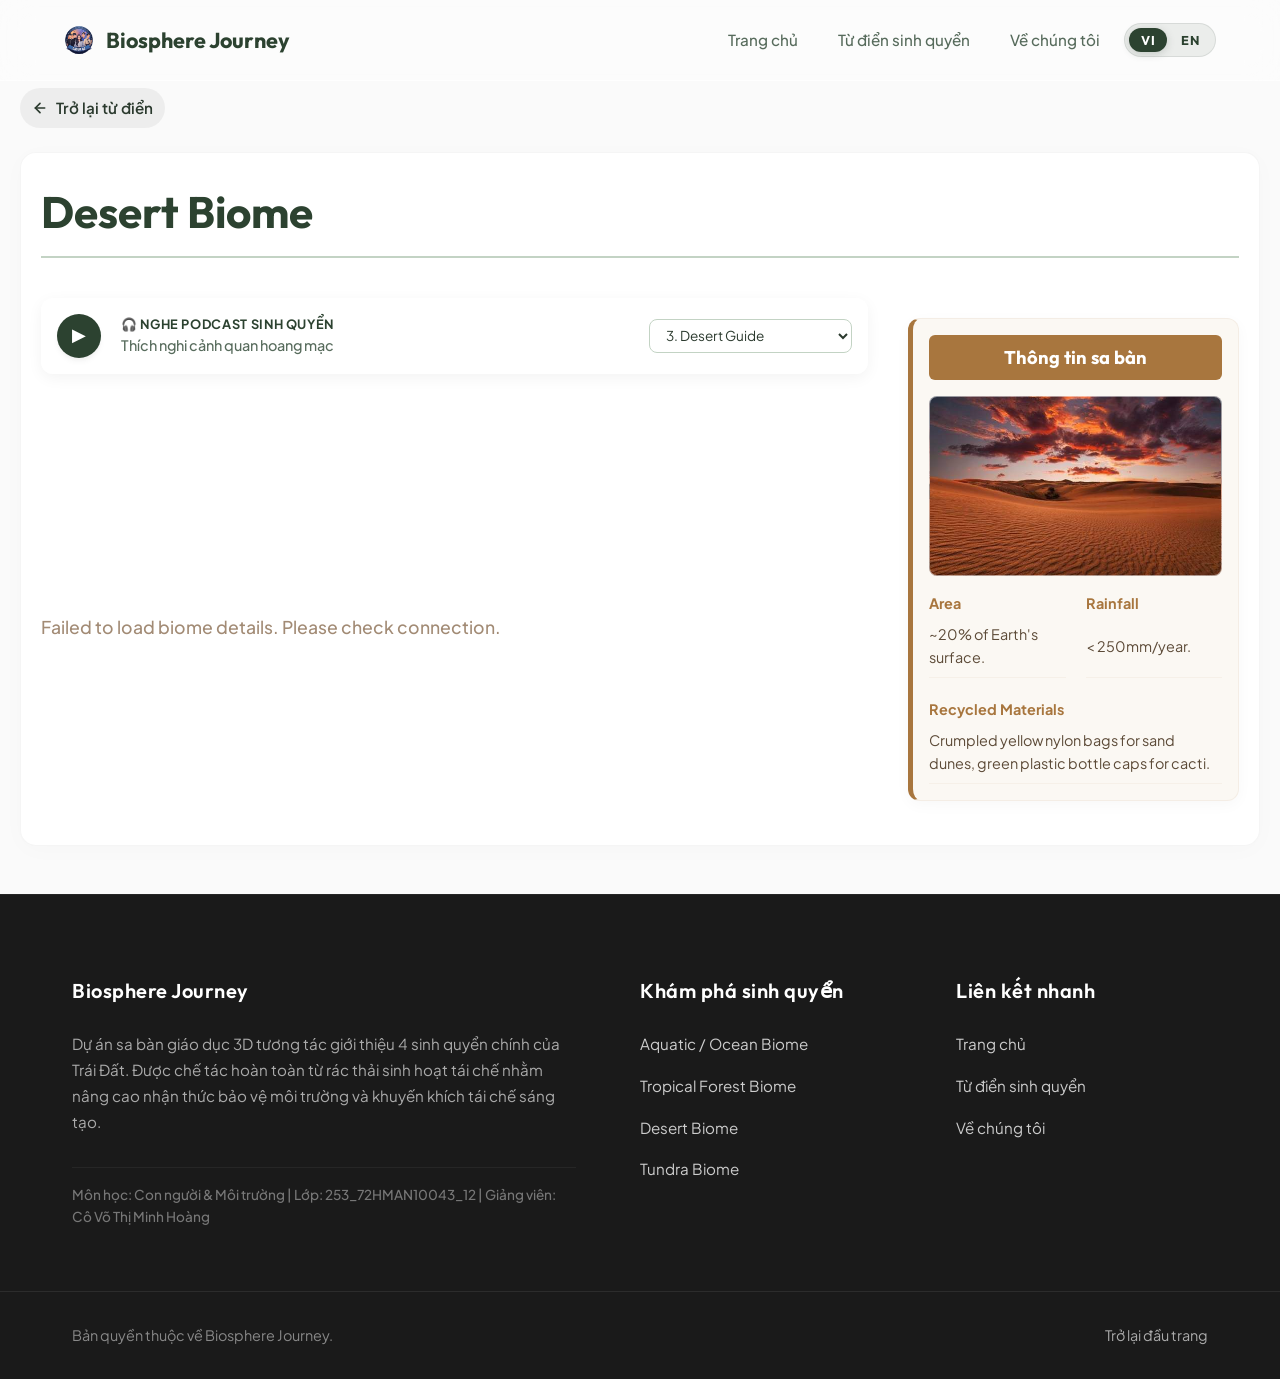
<file: desert-mobile.html>
<!DOCTYPE html>
<html lang="en">

<head>
    <meta charset="UTF-8">
    <meta name="viewport" content="width=device-width, initial-scale=1.0, maximum-scale=1.0, user-scalable=no">
    <meta name="description" content="Learn about the Desert Biome - Mobile version.">
    <title>Desert Biome - Biosphere Encyclopedia</title>
    <!-- Google Fonts for premium typography -->
    <link rel="preconnect" href="https://fonts.googleapis.com">
    <link rel="preconnect" href="https://fonts.gstatic.com" crossorigin>
    <link
        href="https://fonts.googleapis.com/css2?family=Outfit:wght@300;400;500;600;700&family=Plus+Jakarta+Sans:wght@300;400;500;600;700&display=swap"
        rel="stylesheet">
    <link rel="stylesheet" href="desert-mobile.css">
    <script src="i18n.js" defer></script>
    <script defer src="script.js"></script>
    <script>
        document.addEventListener('DOMContentLoaded', () => {
            const wikiContent = document.getElementById('wiki-content');
            if (!wikiContent) return;

            async function fetchWikipediaMobile(topic) {
                try {
                    let shadow = wikiContent.shadowRoot;
                    if (!shadow) {
                        shadow = wikiContent.attachShadow({ mode: 'open' });
                    }
                    const lang = window.getWikiLanguage ? window.getWikiLanguage() : 'vi';
                    const resolvedTopic = window.getTranslatedTopic ? window.getTranslatedTopic(topic) : topic;
                    const response = await fetch(`https://${lang}.wikipedia.org/w/api.php?action=parse&page=${encodeURIComponent(resolvedTopic)}&format=json&origin=*&disableeditsection=true`);
                    if (!response.ok) throw new Error('HTTP Error');
                    const data = await response.json();
                    if (data.parse && data.parse.text && data.parse.text['*']) {
                        // Create temporary div for content sanitisation
                        const tempDiv = document.createElement('div');
                        tempDiv.innerHTML = data.parse.text['*'];

                        // Remove citation brackets and references
                        tempDiv.querySelectorAll('.reference, .reflist, .refbegin, .reflist-talk').forEach(el => el.remove());

                        // Remove wiki edit links
                        tempDiv.querySelectorAll('.mw-editsection').forEach(el => el.remove());

                        // Remove empty paragraph elements to reduce dead spaces
                        tempDiv.querySelectorAll('p').forEach(p => {
                            if (p.textContent.trim() === '' && !p.querySelector('img') && !p.querySelector('iframe')) {
                                p.remove();
                            }
                        });
                        tempDiv.querySelectorAll('.mw-empty-elt').forEach(el => el.remove());

                        const shadowStyle = `
                            <style>
                                * {
                                    box-sizing: border-box !important;
                                    max-width: 100% !important;
                                }
                                img, figure, .thumb, .thumbinner, .tright, .tleft {
                                    width: 100% !important;
                                    max-width: 100% !important;
                                    height: auto !important;
                                    float: none !important;
                                    margin: 15px auto !important;
                                    object-fit: contain;
                                    border-radius: 8px;
                                }
                                table, .infobox {
                                    display: block !important;
                                    width: 100% !important;
                                    float: none !important;
                                    overflow-x: auto !important;
                                    -webkit-overflow-scrolling: touch;
                                    white-space: nowrap;
                                    margin-bottom: 20px !important;
                                }
                                .navbox, .ambox, .metadata, .editsection, .noprint, .magnify {
                                    display: none !important; /* Hide Wikipedia junk */
                                }
                                p, li {
                                    font-family: -apple-system, BlinkMacSystemFont, "Segoe UI", Roboto, sans-serif;
                                    font-size: 17px !important;
                                    line-height: 1.7 !important;
                                    color: #333333 !important;
                                    margin-bottom: 20px !important;
                                    white-space: normal;
                                }
                                a {
                                    color: #bf8f54; /* matches --color-earth-dark */
                                    text-decoration: underline;
                                }
                                h2 {
                                    font-family: 'Outfit', -apple-system, BlinkMacSystemFont, "Segoe UI", Roboto, sans-serif;
                                    font-size: 24px !important;
                                    margin-top: 35px !important;
                                    margin-bottom: 15px !important;
                                    color: #111 !important;
                                    border-bottom: 2px solid #a8763e; /* matches --color-earth-dark */
                                    padding-bottom: 5px;
                                }
                                h3 {
                                    font-family: 'Outfit', -apple-system, BlinkMacSystemFont, "Segoe UI", Roboto, sans-serif;
                                    font-size: 20px !important;
                                    margin-top: 25px !important;
                                    margin-bottom: 10px !important;
                                    color: #222 !important;
                                }
                            </style>
                        `;
                        shadow.innerHTML = shadowStyle + tempDiv.innerHTML;
                    } else {
                        shadow.innerHTML = `<p>No information found for "${topic}".</p>`;
                    }
                } catch (error) {
                    console.error('Error fetching mobile Wiki data:', error);
                    const shadow = wikiContent.shadowRoot || wikiContent.attachShadow({ mode: 'open' });
                    shadow.innerHTML = `<p style="color: #a28b75; font-weight: 500;">Failed to load biome details. Please check connection.</p>`;
                }
            }
            fetchWikipediaMobile('Desert');
            document.addEventListener('languageChanged', () => {
                fetchWikipediaMobile('Desert');
            });
        });
    </script>
</head>

<body class="wiki-page">
    <!-- Top Header -->
    <header class="header">
        <div class="header-container">
            <a href="index.html" class="logo" id="header-logo">
                <img src="images/logo.png" alt="Biosphere Journey Logo" class="logo-img">
                <span class="logo-text">Biosphere Journey</span>
            </a>

            <!-- Mobile Menu Toggle -->
            <button class="nav-toggle" id="nav-toggle" aria-label="Toggle Navigation menu" aria-expanded="false">
                <span class="hamburger"></span>
            </button>

            <!-- Navigation Links -->
            <nav class="nav-menu" id="nav-menu">
                <ul>
                    <li><a href="index.html" class="nav-link" data-i18n="nav_home">Home</a></li>
                    <li><a href="dictionary.html" class="nav-link" data-i18n="nav_dictionary">Biomes dictionary</a></li>
                    <li><a href="about.html" class="nav-link" data-i18n="nav_about">About us</a></li>
                </ul>
                <!-- Language Switcher -->
            <div class="lang-switcher">
                <button class="lang-btn" data-lang="vi">VI</button>
                <button class="lang-btn" data-lang="en">EN</button>
            </div>
            </nav>

            
        </div>
    </header>

    <main class="container">
        <a href="dictionary.html" class="back-btn reveal-on-scroll">
            <svg width="16" height="16" viewBox="0 0 24 24" fill="none" stroke="currentColor" stroke-width="2.5"
                stroke-linecap="round" stroke-linejoin="round">
                <line x1="19" y1="12" x2="5" y2="12"></line>
                <polyline points="12 19 5 12 12 5"></polyline>
            </svg>
            <span data-i18n="back_to_dictionary">Back to Dictionary</span>
        </a>

        <div class="wiki-grid no-sidebar">
            <article class="wiki-main reveal-on-scroll delay-100">
                <h1 class="wiki-title">Desert Biome</h1>

                <div class="desktop-wrapper">
                    <!-- Quick Facts / Recycled Materials Card -->
                    <aside class="wiki-infobox reveal-on-scroll delay-200">
                        <h2 class="infobox-title" data-i18n="infobox_title">Thông tin sa bàn</h2>
                        <div class="infobox-image" style="background-image: url('images/sa-mac.jpg');"></div>
                        <div class="quick-facts-card">
                            <div class="fact-row">
                                <span class="fact-label">Area</span>
                                <span class="fact-value">~20% of Earth's surface.</span>
                            </div>
                            <div class="fact-row">
                                <span class="fact-label">Rainfall</span>
                                <span class="fact-value">&lt; 250mm/year.</span>
                            </div>
                            <div class="fact-row">
                                <span class="fact-label">Recycled Materials</span>
                                <span class="fact-value">Crumpled yellow nylon bags for sand dunes, green plastic bottle
                                    caps for cacti.</span>
                            </div>
                        </div>
                    </aside>

                    <!-- Embedded Audio Player -->
                    <div class="podcast-player" id="podcast-player">
                        <div class="player-container">
                            <button class="player-btn" id="podcast-play-btn" aria-label="Play Podcast">
                                <span class="play-icon">▶</span>
                            </button>
                            <div class="player-info">
                                <span class="player-title"><span class="player-title" data-i18n="listen_podcast">🎧 Listen to the Desert Podcast</span></span>
                                <span class="player-track"><span class="player-track" data-i18n="track_desert">Arid Landscape Adaptations</span></span>
                            </div>
                            <div class="player-controls">
                                <select id="podcast-track-select" class="track-select">
                                    <option value="desert" selected>3. Desert Guide</option>
                                    <option value="ocean">1. <span class="player-track" data-i18n="track_ocean">Aquatic / Ocean Guide</span></option>
                                    <option value="forest">2. Tropical Forest Guide</option>
                                    <option value="tundra">5. Tundra Guide</option>
                                </select>
                                <audio id="podcast-audio" src="assets/audio/desert.m4a"></audio>
                            </div>
                        </div>
                    </div>

                    <div id="wiki-content" class="wiki-body">
                        <div class="spinner-container" id="wiki-spinner">
                            <div class="spinner"></div>
                        </div>
                    </div>
                </div>
            </article>
        </div>
    </main>

    <!-- Footer -->
    <footer class="site-footer" id="footer">
        <div class="footer-grid-container">
            <!-- Column 1: About the Project -->
            <div class="footer-column footer-about">
                <h4 class="footer-title">Biosphere Journey</h4>
                <p class="footer-desc" data-i18n="footer_desc">An interactive 3D educational diorama showcasing Earth's 4 major biomes.
                    Handcrafted entirely from household recycled waste to raise environmental awareness and promote
                    creative upcycling.</p>
                <p class="footer-academic-info" data-i18n="footer_academic">Course: Human and Environment | Class: 253_72HMAN10043_12 | Lecturer:
                    Dr. Võ Thị Minh Hoàng</p>
            </div>

            <!-- Column 2: Explore Biomes -->
            <div class="footer-column footer-nav">
                <h4 class="footer-title" data-i18n="footer_explore">Explore Biomes</h4>
                <ul class="footer-links">
                    <li><a href="ocean.html">Aquatic / Ocean Biome</a></li>
                    <li><a href="forest.html">Tropical Forest Biome</a></li>
                    <li><a href="desert.html">Desert Biome</a></li>
                    <li><a href="tundra.html">Tundra Biome</a></li>
                </ul>
            </div>

            <!-- Column 3: Quick Links -->
            <div class="footer-column footer-nav">
                <h4 class="footer-title" data-i18n="footer_quick">Quick Links</h4>
                <ul class="footer-links">
                    <li><a href="index.html" data-i18n="nav_home">Home Page</a></li>
                    <li><a href="dictionary.html" data-i18n="nav_dictionary">Biomes Dictionary</a></li>
                    <li><a href="about.html" data-i18n="nav_about">About Us</a></li>
                </ul>
            </div>
        </div>

        <!-- Bottom Bar -->
        <div class="footer-bottom">
            <div class="footer-bottom-container">
                <span class="copyright-text" data-i18n="footer_copyright">&copy; 2026 Biosphere Journey. All rights reserved.</span>
                <a href="#top" class="back-to-top" data-i18n="footer_back_to_top">↑ Back to Top</a>
            </div>
        </div>
    </footer>
</body>

</html>
</file>
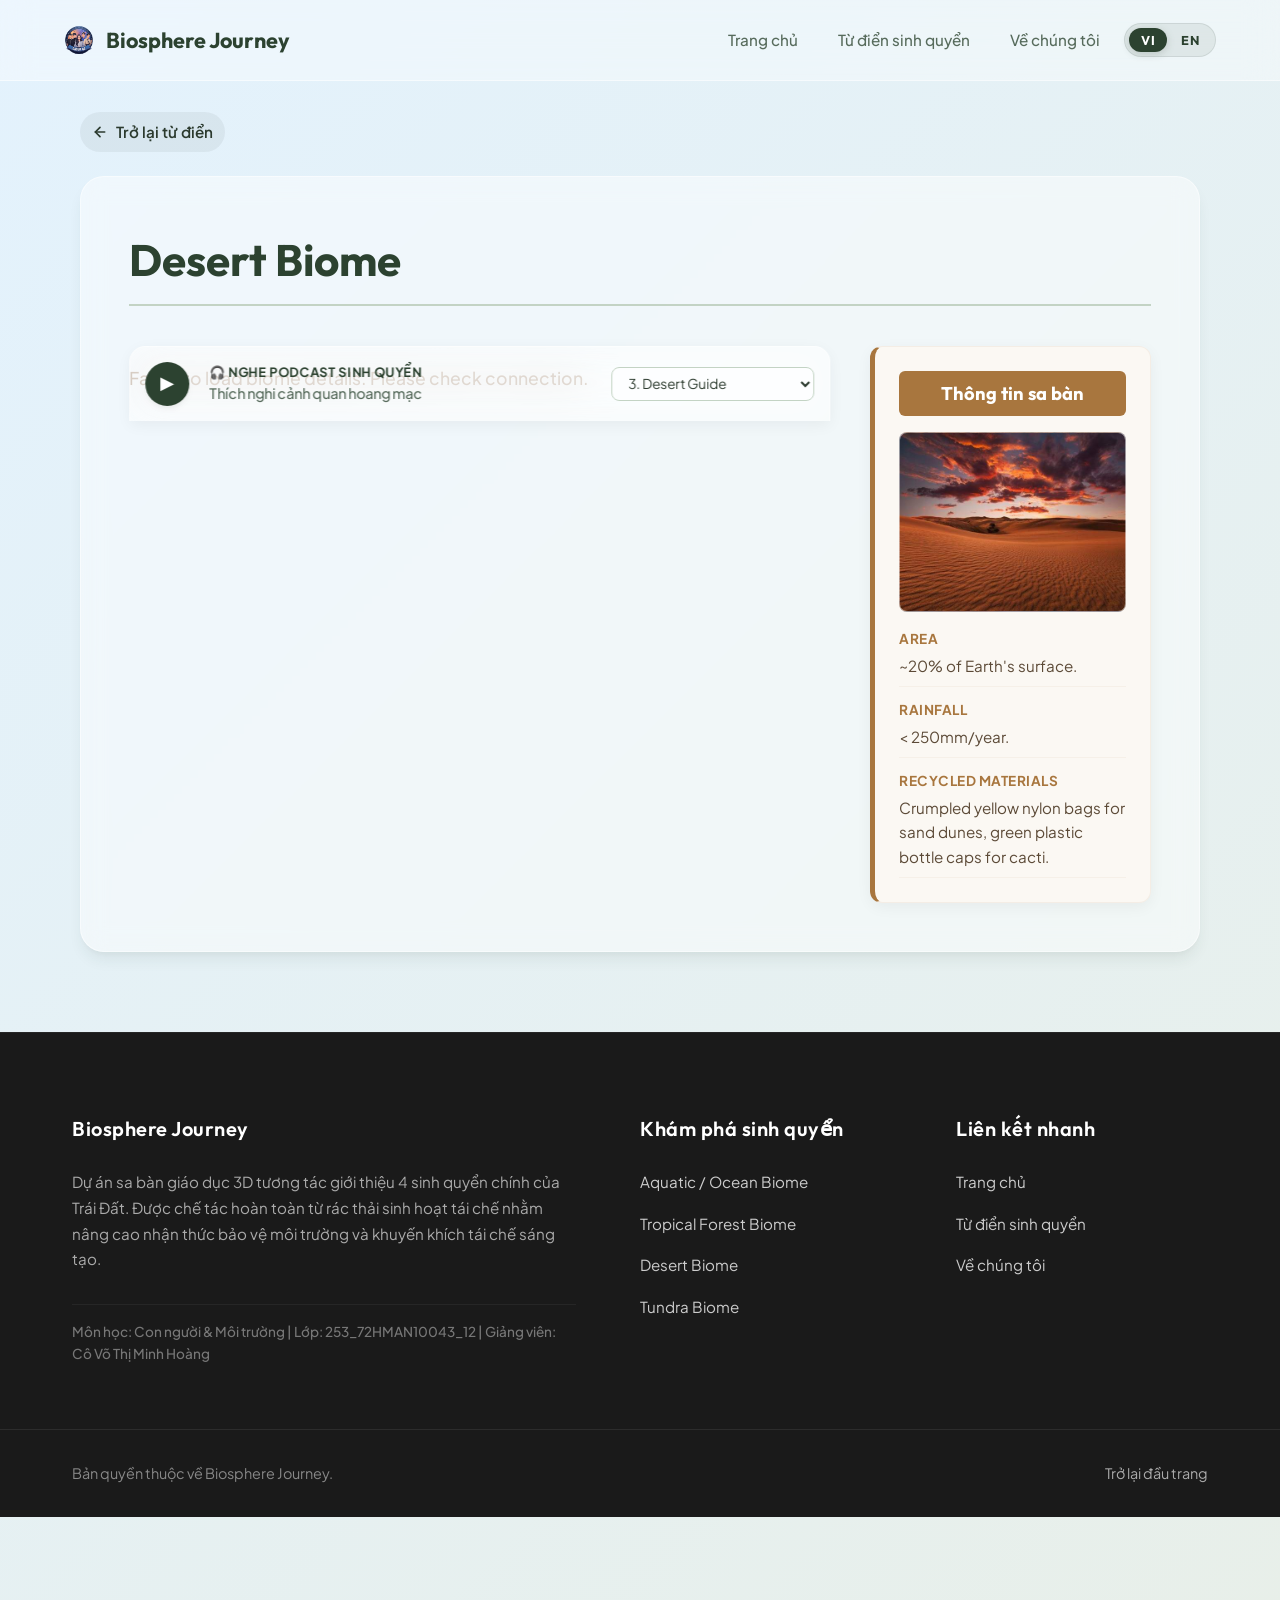
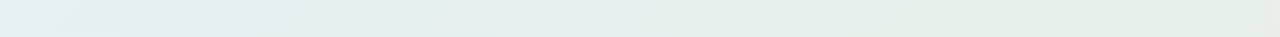
<file: desert.html>
<!DOCTYPE html>
<html lang="en">
<head>
    <meta charset="UTF-8">
    <title>Redirecting...</title>
    <script>
        (function() {
            // Adaptive Device/Width Routing
            const isMobileDevice = /Android|webOS|iPhone|iPad|iPod|BlackBerry|IEMobile|Opera Mini/i.test(navigator.userAgent);
            const isSmallScreen = window.innerWidth <= 768;
            
            if (isMobileDevice || isSmallScreen) {
                window.location.replace("desert-mobile.html");
            } else {
                window.location.replace("desert-desktop.html");
            }
        })();
    </script>
</head>
<body>
    <p>If you are not redirected automatically, please select: 
        <a href="desert-mobile.html">Mobile Version</a> or 
        <a href="desert-desktop.html">Desktop Version</a>.
    </p>
</body>
</html>
</file>
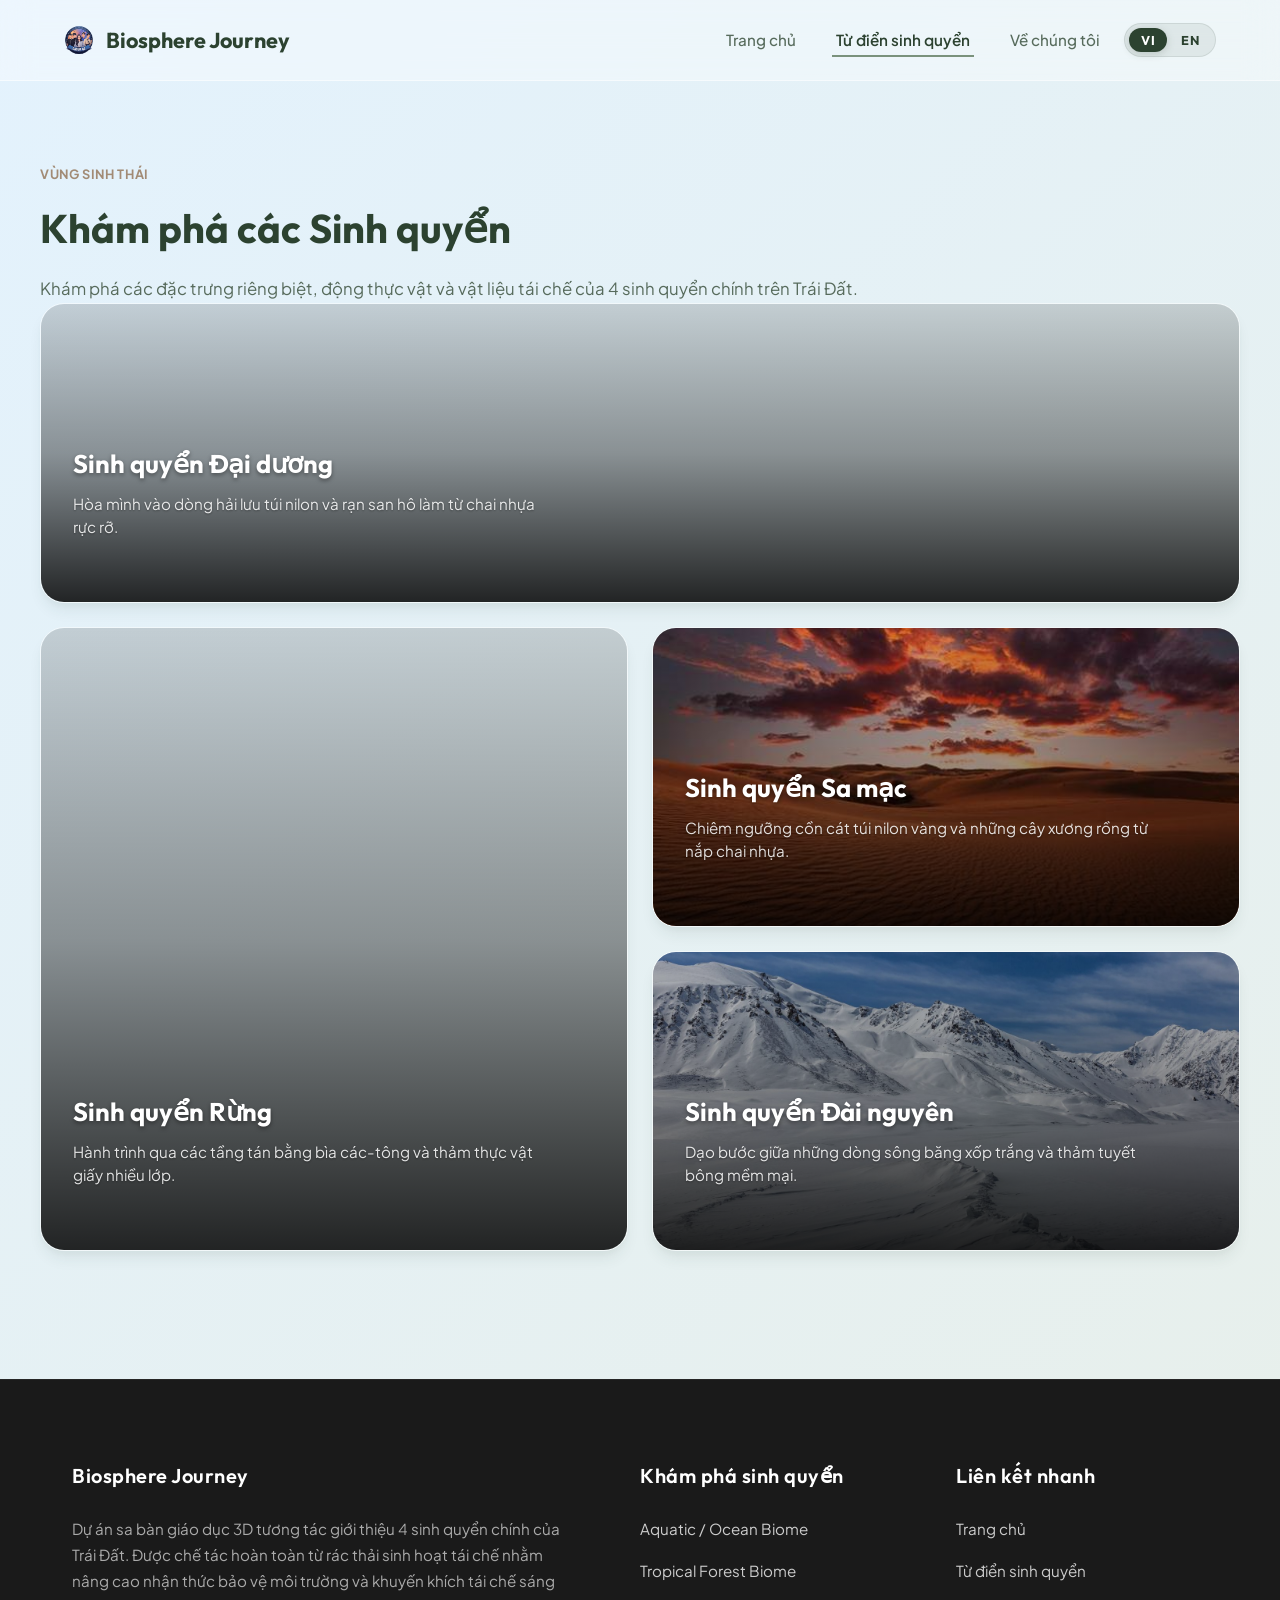
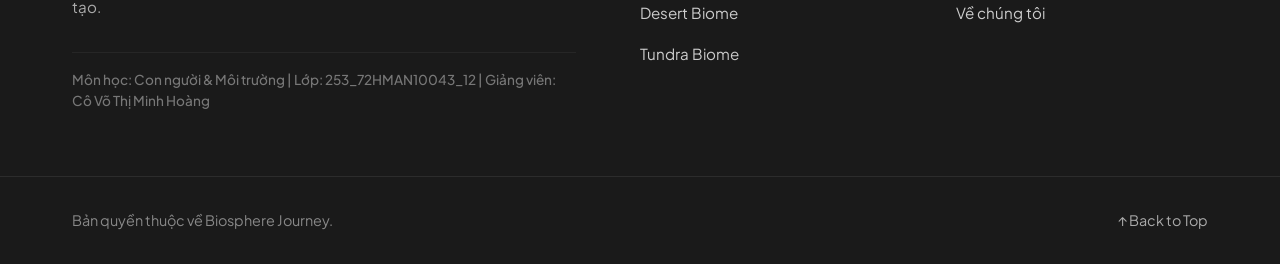
<file: dictionary.html>
<!DOCTYPE html>
<html lang="en">

<head>
    <meta charset="UTF-8">
    <meta name="viewport" content="width=device-width, initial-scale=1.0">
    <meta name="description"
        content="Explore the Biosphere Encyclopedia - an asymmetrical Bento Grid dictionary of Earth's 5 major biomes made from recycled waste.">
    <title>Biomes Dictionary - Biosphere Journey</title>
    <!-- Google Fonts for premium typography -->
    <link rel="preconnect" href="https://fonts.googleapis.com">
    <link rel="preconnect" href="https://fonts.gstatic.com" crossorigin>
    <link
        href="https://fonts.googleapis.com/css2?family=Outfit:wght@300;400;500;600;700&family=Plus+Jakarta+Sans:wght@300;400;500;600;700&display=swap"
        rel="stylesheet">
    <link rel="stylesheet" href="style.css">
    <script src="i18n.js" defer></script>
    <script defer src="script.js"></script>
</head>

<body>
    <!-- Top Header -->
    <header class="header">
        <div class="header-container">
            <a href="index.html" class="logo" id="header-logo">
                <img src="images/logo.png" alt="Biosphere Journey Logo" class="logo-img">
                <span class="logo-text">Biosphere Journey</span>
            </a>

            <!-- Mobile Menu Toggle -->
            <button class="nav-toggle" id="nav-toggle" aria-label="Toggle Navigation menu" aria-expanded="false">
                <span class="hamburger"></span>
            </button>

            <!-- Navigation Links -->
            <nav class="nav-menu" id="nav-menu">
                <ul>
                    <li><a href="index.html" class="nav-link" data-i18n="nav_home">Home</a></li>
                    <li><a href="dictionary.html" class="nav-link active" data-i18n="nav_dictionary">Biomes dictionary</a></li>
                    <li><a href="about.html" class="nav-link" data-i18n="nav_about">About us</a></li>
                </ul>
                <!-- Language Switcher -->
            <div class="lang-switcher">
                <button class="lang-btn" data-lang="vi">VI</button>
                <button class="lang-btn" data-lang="en">EN</button>
            </div>
            </nav>

            
        </div>
    </header>

    <main>
        <!-- Biomes Bento Section -->
        <section class="biomes-section" id="dictionary-hub" style="padding-top: 10rem;">
            <div class="biomes-container">
                <div class="section-header reveal-on-scroll">
                    <span class="section-badge" data-i18n="bento_badge">Dictionary Hub</span>
                    <h1 class="section-title" data-i18n="bento_title">The Biosphere Encyclopedia</h1>
                    <p class="section-subtitle" data-i18n="bento_subtitle">Select a biome below to explore its distinct climate, flora, fauna, and
                        recycled materials log.</p>
                </div>

                <div class="bento-grid">
                    <!-- Ocean Card -->
                    <a href="ocean.html" class="bento-card bento-ocean reveal-on-scroll delay-100"
                        style="--biome-accent: var(--color-sky-dark);">
                        <div class="bento-card-bg"></div>
                        <div class="bento-card-content">
                            <h3 data-i18n="bento_ocean_title">Ocean Biome</h3>
                            <p data-i18n="bento_ocean_desc">Explore nylon bag currents, plastic bottle reefs, and aquatic life conservation.</p>
                            <span class="explore-tag" data-i18n="bento_ocean_explore">Open Entry →</span>
                        </div>
                    </a>

                    <!-- Forest Card -->
                    <a href="forest.html" class="bento-card bento-forest reveal-on-scroll delay-200"
                        style="--biome-accent: var(--color-sage-dark);">
                        <div class="bento-card-bg"></div>
                        <div class="bento-card-content">
                            <h3 data-i18n="bento_forest_title">Forest Biome</h3>
                            <p data-i18n="bento_forest_desc">Delve into cardboard canopies, layered paper foliage, and biodiversity hot spots.</p>
                            <span class="explore-tag" data-i18n="bento_forest_explore">Open Entry →</span>
                        </div>
                    </a>

                    <!-- Desert Card -->
                    <a href="desert.html" class="bento-card bento-desert reveal-on-scroll delay-300"
                        style="--biome-accent: var(--color-earth-dark);">
                        <div class="bento-card-bg">
                            <img src="images/sa-mac.jpg" alt="Sa mạc">
                        </div>
                        <div class="bento-card-content">
                            <h3 data-i18n="bento_desert_title">Desert Biome</h3>
                            <p data-i18n="bento_desert_desc">Study styrofoam dunes, bottle-crafted cacti, and extreme temperature survival.</p>
                            <span class="explore-tag" data-i18n="bento_desert_explore">Open Entry →</span>
                        </div>
                    </a>


                    <!-- Tundra Card -->
                    <a href="tundra.html" class="bento-card bento-tundra reveal-on-scroll delay-100"
                        style="--biome-accent: #b3cde3;">
                        <div class="bento-card-bg">
                            <img src="images/bac-cuc.jpg" alt="Hình của Bắc cực / Nam cực">
                        </div>
                        <div class="bento-card-content">
                            <h3 data-i18n="bento_tundra_title">Tundra Biome</h3>
                            <p data-i18n="bento_tundra_desc">Investigate cotton-glacier landscapes, frost-resistant mosses, and climate threats.</p>
                            <span class="explore-tag" data-i18n="bento_tundra_explore">Open Entry →</span>
                        </div>
                    </a>
                </div>
            </div>
        </section>
    </main>



    <!-- Footer -->
    <footer class="site-footer" id="footer">
        <div class="footer-grid-container">
            <!-- Column 1: About the Project -->
            <div class="footer-column footer-about">
                <h4 class="footer-title">Biosphere Journey</h4>
                <p class="footer-desc" data-i18n="footer_desc">An interactive 3D educational diorama showcasing Earth's 4 major biomes.
                    Handcrafted entirely from household recycled waste to raise environmental awareness and promote
                    creative upcycling.</p>
                <p class="footer-academic-info" data-i18n="footer_academic">Course: Human and Environment | Class: 253_72HMAN10043_12 | Lecturer:
                    Dr. Võ Thị Minh Hoàng</p>
            </div>

            <!-- Column 2: Explore Biomes -->
            <div class="footer-column footer-nav">
                <h4 class="footer-title" data-i18n="footer_explore">Explore Biomes</h4>
                <ul class="footer-links">
                    <li><a href="ocean.html">Aquatic / Ocean Biome</a></li>
                    <li><a href="forest.html">Tropical Forest Biome</a></li>
                    <li><a href="desert.html">Desert Biome</a></li>
                    <li><a href="tundra.html">Tundra Biome</a></li>
                </ul>
            </div>

            <!-- Column 3: Quick Links -->
            <div class="footer-column footer-nav">
                <h4 class="footer-title" data-i18n="footer_quick">Quick Links</h4>
                <ul class="footer-links">
                    <li><a href="index.html" data-i18n="nav_home">Home Page</a></li>
                    <li><a href="dictionary.html" data-i18n="nav_dictionary">Biomes Dictionary</a></li>
                    <li><a href="about.html" data-i18n="nav_about">About Us</a></li>
                </ul>
            </div>
        </div>

        <!-- Bottom Bar -->
        <div class="footer-bottom">
            <div class="footer-bottom-container">
                <span class="copyright-text" data-i18n="footer_copyright">&copy; 2026 Biosphere Journey. All rights reserved.</span>
                <a href="#top" class="back-to-top">↑ Back to Top</a>
            </div>
        </div>
    </footer>
</body>

</html>
</file>
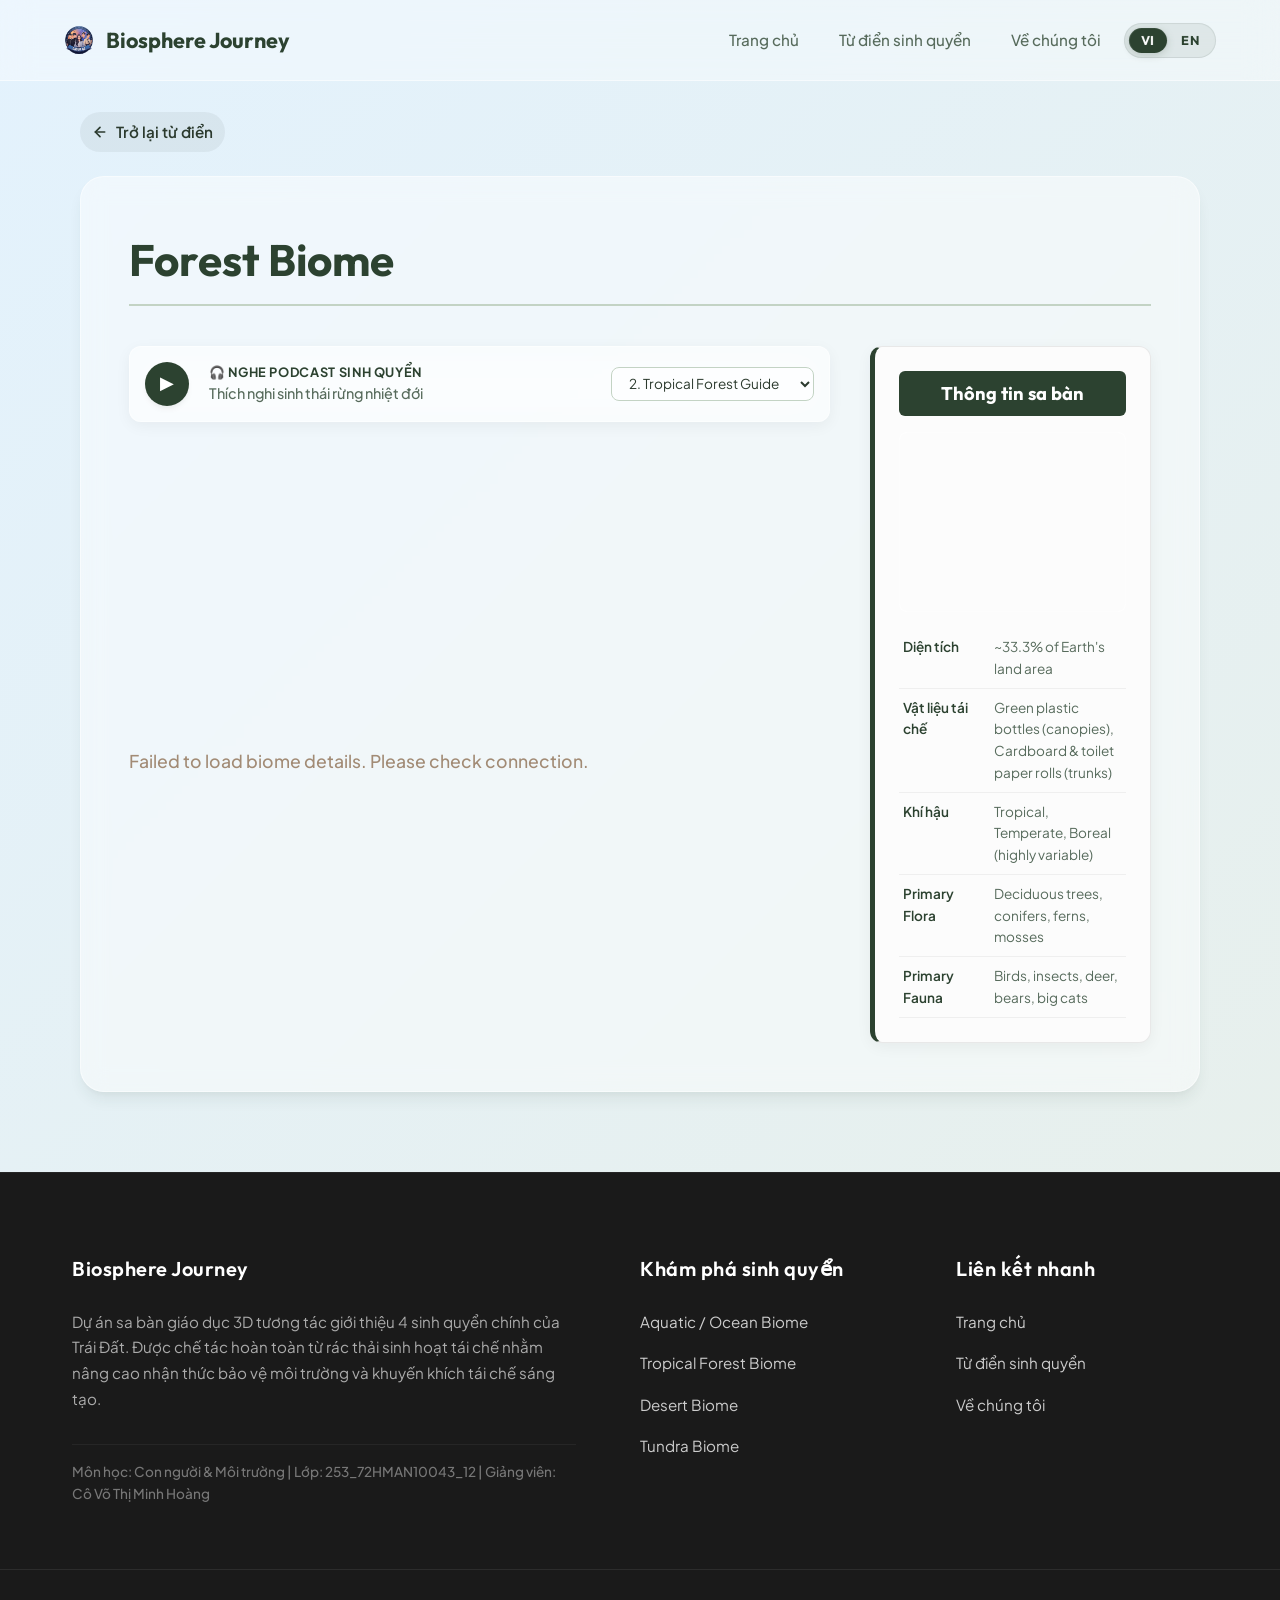
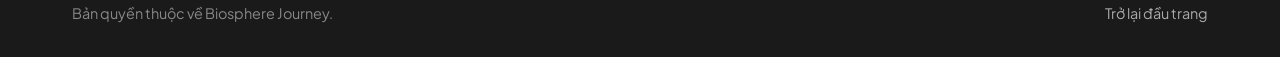
<file: forest-desktop.html>
<!DOCTYPE html>
<html lang="en">

<head>
    <meta charset="UTF-8">
    <meta name="viewport" content="width=device-width, initial-scale=1.0">
    <meta name="description" content="Learn about the Forest Biome - Desktop version.">
    <title>Forest Biome - Biosphere Encyclopedia</title>
    <!-- Google Fonts for premium typography -->
    <link rel="preconnect" href="https://fonts.googleapis.com">
    <link rel="preconnect" href="https://fonts.gstatic.com" crossorigin>
    <link
        href="https://fonts.googleapis.com/css2?family=Outfit:wght@300;400;500;600;700&family=Plus+Jakarta+Sans:wght@300;400;500;600;700&display=swap"
        rel="stylesheet">
    <link rel="stylesheet" href="desktop-style.css">
    <script src="i18n.js" defer></script>
    <script defer src="script.js"></script>
    <script>
        document.addEventListener('DOMContentLoaded', () => {
            const wikiContent = document.getElementById('wiki-content');
            if (!wikiContent) return;

            async function fetchWikipediaDesktop(topic) {
                try {
                    let shadow = wikiContent.shadowRoot;
                    if (!shadow) {
                        shadow = wikiContent.attachShadow({ mode: 'open' });
                    }
                    const lang = window.getWikiLanguage ? window.getWikiLanguage() : 'vi';
                    const resolvedTopic = window.getTranslatedTopic ? window.getTranslatedTopic(topic) : topic;
                    const response = await fetch(`https://${lang}.wikipedia.org/w/api.php?action=parse&page=${encodeURIComponent(resolvedTopic)}&format=json&origin=*&disableeditsection=true`);
                    if (!response.ok) throw new Error('HTTP Error');
                    const data = await response.json();
                    if (data.parse && data.parse.text && data.parse.text['*']) {
                        const shadowStyle = `
                            <style>
                                * {
                                    box-sizing: border-box !important;
                                    max-width: 100% !important;
                                }
                                img, figure, .thumb, .thumbinner, .tright, .tleft {
                                    max-width: 350px !important;
                                    width: auto !important;
                                    height: auto !important;
                                    float: right !important;
                                    margin: 10px 0 20px 25px !important;
                                    clear: right !important;
                                    object-fit: contain;
                                    border-radius: 8px;
                                }
                                table.infobox, .infobox {
                                    display: table !important;
                                    max-width: 350px !important;
                                    width: 350px !important;
                                    float: right !important;
                                    clear: right !important;
                                    margin: 0 0 20px 20px !important;
                                    border-collapse: collapse;
                                    font-size: 0.85rem;
                                }
                                table:not(.infobox), table.wikitable {
                                    width: 100% !important;
                                    display: block !important;
                                    overflow-x: auto !important;
                                    -webkit-overflow-scrolling: touch !important;
                                    margin-bottom: 20px !important;
                                }
                                .navbox, .ambox, .metadata, .editsection, .noprint, .magnify {
                                    display: none !important; /* Hide Wikipedia junk */
                                }
                                p, li {
                                    font-family: -apple-system, BlinkMacSystemFont, "Segoe UI", Roboto, sans-serif;
                                    line-height: 1.8;
                                    font-size: 17.5px;
                                    white-space: normal;
                                    color: #2b3a2e; /* matches --text-primary */
                                }
                                a {
                                    color: #7a927c; /* matches --color-sage-dark */
                                    text-decoration: underline;
                                }
                                h2 {
                                    font-family: 'Outfit', -apple-system, BlinkMacSystemFont, "Segoe UI", Roboto, sans-serif;
                                    font-size: 1.75rem;
                                    color: #2c4230; /* matches --color-forest-dark */
                                    margin: 2.25rem 0 1rem 0;
                                    border-bottom: 2px solid #c3d3c4; /* matches --color-sage */
                                    padding-bottom: 0.35rem;
                                }
                                h3 {
                                    font-family: 'Outfit', -apple-system, BlinkMacSystemFont, "Segoe UI", Roboto, sans-serif;
                                    font-size: 1.35rem;
                                    color: #2c4230; /* matches --color-forest-dark */
                                    margin: 1.75rem 0 0.75rem 0;
                                }
                            </style>
                        `;
                        shadow.innerHTML = shadowStyle + data.parse.text['*'];
                    } else {
                        shadow.innerHTML = `<p>No information found for "${topic}".</p>`;
                    }
                } catch (error) {
                    console.error('Error fetching desktop Wiki data:', error);
                    const shadow = wikiContent.shadowRoot || wikiContent.attachShadow({ mode: 'open' });
                    shadow.innerHTML = `<p style="color: #a28b75; font-weight: 500;">Failed to load biome details. Please check connection.</p>`;
                }
            }
            fetchWikipediaDesktop('Forest');
            document.addEventListener('languageChanged', () => {
                fetchWikipediaDesktop('Forest');
            });
        });
    </script>
</head>

<body class="wiki-page">
    <!-- Top Header -->
    <header class="header">
        <div class="header-container">
            <a href="index.html" class="logo" id="header-logo">
                <img src="images/logo.png" alt="Biosphere Journey Logo" class="logo-img">
                <span class="logo-text">Biosphere Journey</span>
            </a>

            <!-- Mobile Menu Toggle -->
            <button class="nav-toggle" id="nav-toggle" aria-label="Toggle Navigation menu" aria-expanded="false">
                <span class="hamburger"></span>
            </button>

            <!-- Navigation Links -->
            <nav class="nav-menu" id="nav-menu">
                <ul>
                    <li><a href="index.html" class="nav-link" data-i18n="nav_home">Home</a></li>
                    <li><a href="dictionary.html" class="nav-link" data-i18n="nav_dictionary">Biomes dictionary</a></li>
                    <li><a href="about.html" class="nav-link" data-i18n="nav_about">About us</a></li>
                </ul>
                <!-- Language Switcher -->
            <div class="lang-switcher">
                <button class="lang-btn" data-lang="vi">VI</button>
                <button class="lang-btn" data-lang="en">EN</button>
            </div>
            </nav>

            
        </div>
    </header>

    <main class="container">
        <a href="dictionary.html" class="back-btn reveal-on-scroll">
            <svg width="16" height="16" viewBox="0 0 24 24" fill="none" stroke="currentColor" stroke-width="2.5"
                stroke-linecap="round" stroke-linejoin="round">
                <line x1="19" y1="12" x2="5" y2="12"></line>
                <polyline points="12 19 5 12 12 5"></polyline>
            </svg>
            <span data-i18n="back_to_dictionary">Back to Dictionary</span>
        </a>

        <div class="wiki-grid no-sidebar">
            <article class="wiki-main reveal-on-scroll delay-100">
                <h1 class="wiki-title">Forest Biome</h1>

                <div class="desktop-wrapper">
                    <!-- Quick Facts / Recycled Materials Card -->
                    <aside class="wiki-infobox reveal-on-scroll delay-200">
                        <h2 class="infobox-title" data-i18n="infobox_title">Thông tin sa bàn</h2>
                        <div class="infobox-image"
                            style="background-image: url('https://images.unsplash.com/photo-1511497584788-876760111969?auto=format&fit=crop&w=400&q=80');">
                        </div>
                        <table class="infobox-table">
                            <tr>
                                <th data-i18n="fact_area">Global Coverage</th>
                                <td>~33.3% of Earth's land area</td>
                            </tr>
                            <tr>
                                <th data-i18n="fact_recycled">Recycled Materials</th>
                                <td>Green plastic bottles (canopies), Cardboard & toilet paper rolls (trunks)</td>
                            </tr>
                            <tr>
                                <th data-i18n="fact_climate">Climate Zones</th>
                                <td>Tropical, Temperate, Boreal (highly variable)</td>
                            </tr>
                            <tr>
                                <th>Primary Flora</th>
                                <td>Deciduous trees, conifers, ferns, mosses</td>
                            </tr>
                            <tr>
                                <th>Primary Fauna</th>
                                <td>Birds, insects, deer, bears, big cats</td>
                            </tr>
                        </table>
                    </aside>

                    <!-- Embedded Audio Player -->
                    <div class="podcast-player" id="podcast-player">
                        <div class="player-container">
                            <button class="player-btn" id="podcast-play-btn" aria-label="Play Podcast">
                                <span class="play-icon">▶</span>
                            </button>
                            <div class="player-info">
                                <span class="player-title" data-i18n="listen_podcast">🎧 Listen to the Forest Podcast</span>
                                <span class="player-track" data-i18n="track_forest">Tropical Canopy Explorations</span>
                            </div>
                            <div class="player-controls">
                                <select id="podcast-track-select" class="track-select">
                                    <option value="forest" selected>2. Tropical Forest Guide</option>
                                    <option value="ocean">1. Aquatic / Ocean Guide</option>
                                    <option value="desert">3. Desert Guide</option>
                                    <option value="tundra">5. Tundra Guide</option>
                                </select>
                                <audio id="podcast-audio" src="assets/audio/forest.m4a"></audio>
                            </div>
                        </div>
                    </div>

                    <div id="wiki-content" class="wiki-body">
                        <div class="spinner-container" id="wiki-spinner">
                            <div class="spinner"></div>
                        </div>
                    </div>
                </div>
            </article>
        </div>
    </main>

    <!-- Footer -->
    <footer class="site-footer" id="footer">
        <div class="footer-grid-container">
            <!-- Column 1: About the Project -->
            <div class="footer-column footer-about">
                <h4 class="footer-title">Biosphere Journey</h4>
                <p class="footer-desc" data-i18n="footer_desc">An interactive 3D educational diorama showcasing Earth's 4 major biomes.
                    Handcrafted entirely from household recycled waste to raise environmental awareness and promote
                    creative upcycling.</p>
                <p class="footer-academic-info" data-i18n="footer_academic">Course: Human and Environment | Class: 253_72HMAN10043_12 | Lecturer:
                    Dr. Võ Thị Minh Hoàng</p>
            </div>

            <!-- Column 2: Explore Biomes -->
            <div class="footer-column footer-nav">
                <h4 class="footer-title" data-i18n="footer_explore">Explore Biomes</h4>
                <ul class="footer-links">
                    <li><a href="ocean.html">Aquatic / Ocean Biome</a></li>
                    <li><a href="forest.html">Tropical Forest Biome</a></li>
                    <li><a href="desert.html">Desert Biome</a></li>
                    <li><a href="tundra.html">Tundra Biome</a></li>
                </ul>
            </div>

            <!-- Column 3: Quick Links -->
            <div class="footer-column footer-nav">
                <h4 class="footer-title" data-i18n="footer_quick">Quick Links</h4>
                <ul class="footer-links">
                    <li><a href="index.html" data-i18n="nav_home">Home Page</a></li>
                    <li><a href="dictionary.html" data-i18n="nav_dictionary">Biomes Dictionary</a></li>
                    <li><a href="about.html" data-i18n="nav_about">About Us</a></li>
                </ul>
            </div>
        </div>

        <!-- Bottom Bar -->
        <div class="footer-bottom">
            <div class="footer-bottom-container">
                <span class="copyright-text" data-i18n="footer_copyright">&copy; 2026 Biosphere Journey. All rights reserved.</span>
                <a href="#top" class="back-to-top" data-i18n="footer_back_to_top">↑ Back to Top</a>
            </div>
        </div>
    </footer>
</body>

</html>
</file>
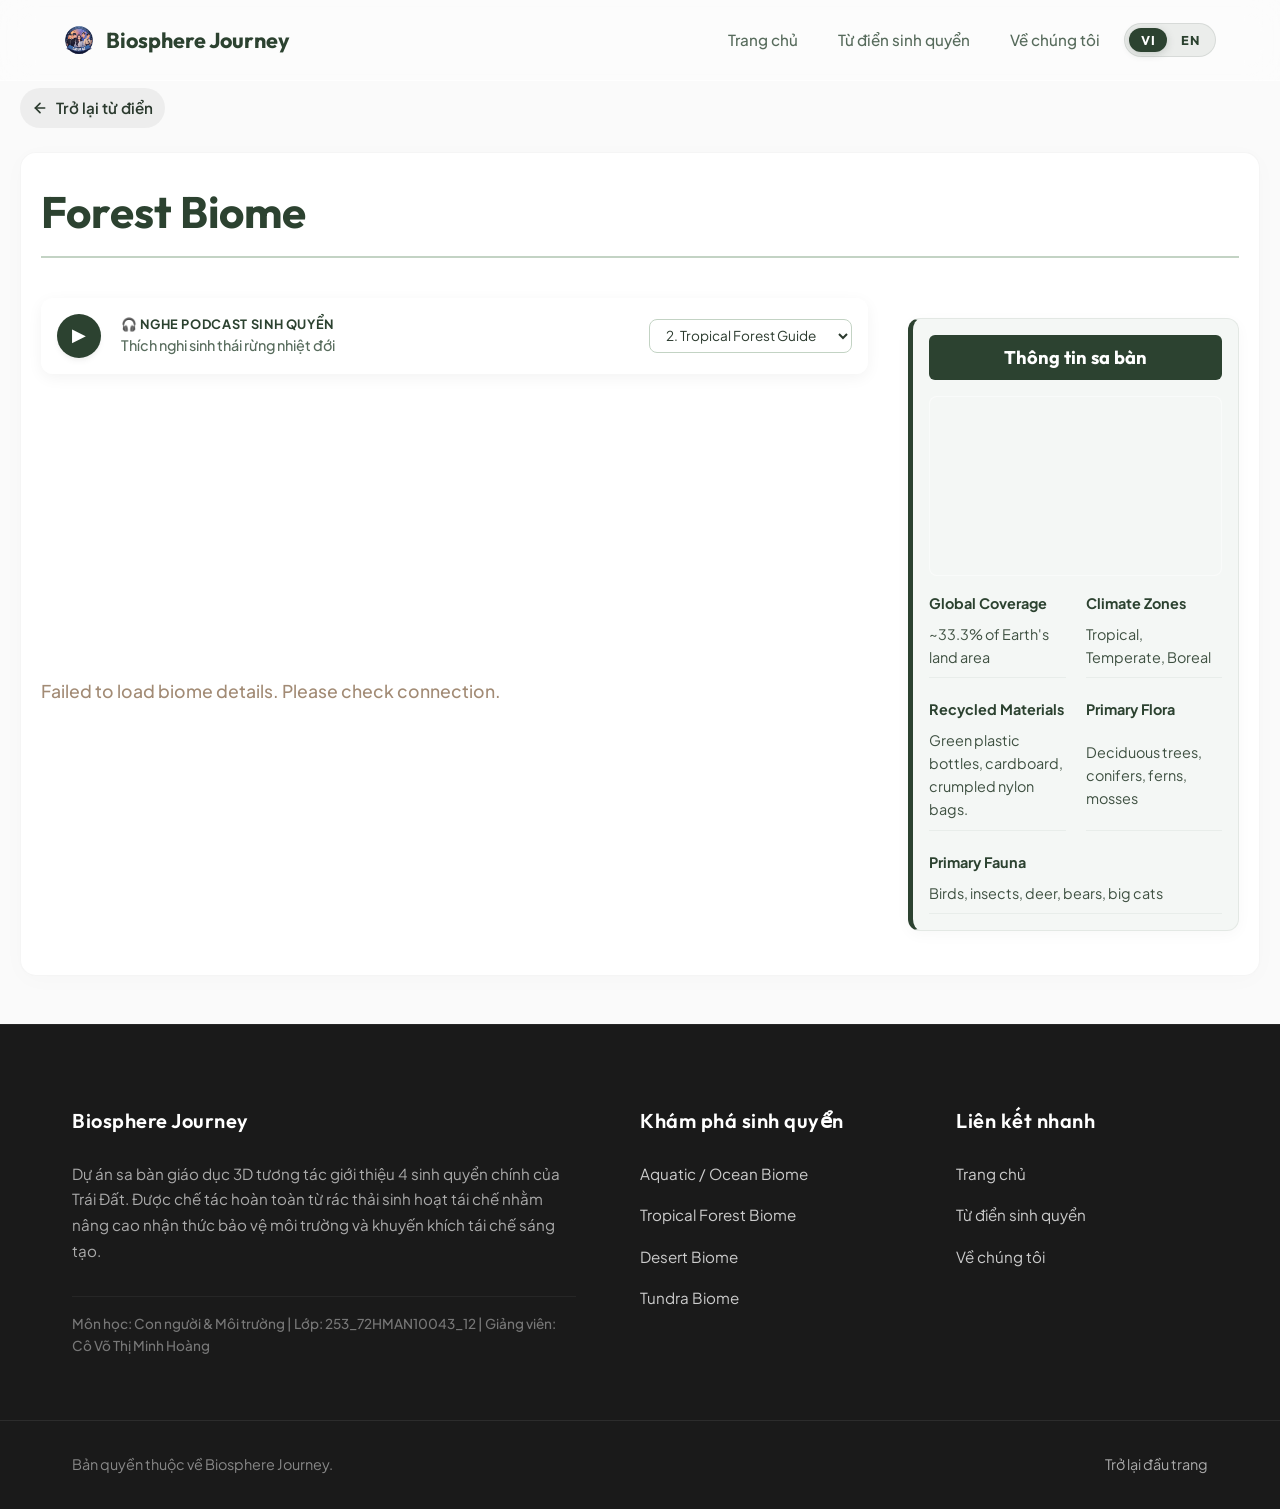
<file: forest-mobile.html>
<!DOCTYPE html>
<html lang="en">

<head>
    <meta charset="UTF-8">
    <meta name="viewport" content="width=device-width, initial-scale=1.0, maximum-scale=1.0, user-scalable=no">
    <meta name="description" content="Learn about the Forest Biome - Mobile version.">
    <title>Forest Biome - Biosphere Encyclopedia</title>
    <!-- Google Fonts for premium typography -->
    <link rel="preconnect" href="https://fonts.googleapis.com">
    <link rel="preconnect" href="https://fonts.gstatic.com" crossorigin>
    <link
        href="https://fonts.googleapis.com/css2?family=Outfit:wght@300;400;500;600;700&family=Plus+Jakarta+Sans:wght@300;400;500;600;700&display=swap"
        rel="stylesheet">
    <link rel="stylesheet" href="mobile-style.css">
    <script src="i18n.js" defer></script>
    <script defer src="script.js"></script>
    <script>
        document.addEventListener('DOMContentLoaded', () => {
            const wikiContent = document.getElementById('wiki-content');
            if (!wikiContent) return;

            async function fetchWikipediaMobile(topic) {
                try {
                    let shadow = wikiContent.shadowRoot;
                    if (!shadow) {
                        shadow = wikiContent.attachShadow({ mode: 'open' });
                    }
                    const lang = window.getWikiLanguage ? window.getWikiLanguage() : 'vi';
                    const resolvedTopic = window.getTranslatedTopic ? window.getTranslatedTopic(topic) : topic;
                    const response = await fetch(`https://${lang}.wikipedia.org/w/api.php?action=parse&page=${encodeURIComponent(resolvedTopic)}&format=json&origin=*&disableeditsection=true`);
                    if (!response.ok) throw new Error('HTTP Error');
                    const data = await response.json();
                    if (data.parse && data.parse.text && data.parse.text['*']) {
                        // Create temporary div for content sanitisation
                        const tempDiv = document.createElement('div');
                        tempDiv.innerHTML = data.parse.text['*'];

                        // Remove citation brackets and references
                        tempDiv.querySelectorAll('.reference, .reflist, .refbegin, .reflist-talk').forEach(el => el.remove());

                        // Remove wiki edit links
                        tempDiv.querySelectorAll('.mw-editsection').forEach(el => el.remove());

                        // Remove empty paragraph elements to reduce dead spaces
                        tempDiv.querySelectorAll('p').forEach(p => {
                            if (p.textContent.trim() === '' && !p.querySelector('img') && !p.querySelector('iframe')) {
                                p.remove();
                            }
                        });
                        tempDiv.querySelectorAll('.mw-empty-elt').forEach(el => el.remove());

                        const shadowStyle = `
                            <style>
                                * {
                                    box-sizing: border-box !important;
                                    max-width: 100% !important;
                                }
                                img, figure, .thumb, .thumbinner, .tright, .tleft {
                                    width: 100% !important;
                                    max-width: 100% !important;
                                    height: auto !important;
                                    float: none !important;
                                    margin: 15px auto !important;
                                    object-fit: contain;
                                    border-radius: 8px;
                                }
                                table, .infobox {
                                    display: block !important;
                                    width: 100% !important;
                                    float: none !important;
                                    overflow-x: auto !important;
                                    -webkit-overflow-scrolling: touch;
                                    white-space: nowrap;
                                    margin-bottom: 20px !important;
                                }
                                .navbox, .ambox, .metadata, .editsection, .noprint, .magnify {
                                    display: none !important; /* Hide Wikipedia junk */
                                }
                                p, li {
                                    font-family: -apple-system, BlinkMacSystemFont, "Segoe UI", Roboto, sans-serif;
                                    font-size: 17px !important;
                                    line-height: 1.7 !important;
                                    color: #333333 !important;
                                    margin-bottom: 20px !important;
                                    white-space: normal;
                                }
                                a {
                                    color: #7a927c; /* matches --color-sage-dark */
                                    text-decoration: underline;
                                }
                                h2 {
                                    font-family: 'Outfit', -apple-system, BlinkMacSystemFont, "Segoe UI", Roboto, sans-serif;
                                    font-size: 24px !important;
                                    margin-top: 35px !important;
                                    margin-bottom: 15px !important;
                                    color: #111 !important;
                                    border-bottom: 2px solid #2c4230; /* matches --color-forest-dark */
                                    padding-bottom: 5px;
                                }
                                h3 {
                                    font-family: 'Outfit', -apple-system, BlinkMacSystemFont, "Segoe UI", Roboto, sans-serif;
                                    font-size: 20px !important;
                                    margin-top: 25px !important;
                                    margin-bottom: 10px !important;
                                    color: #222 !important;
                                }
                            </style>
                        `;
                        shadow.innerHTML = shadowStyle + tempDiv.innerHTML;
                    } else {
                        shadow.innerHTML = `<p>No information found for "${topic}".</p>`;
                    }
                } catch (error) {
                    console.error('Error fetching mobile Wiki data:', error);
                    const shadow = wikiContent.shadowRoot || wikiContent.attachShadow({ mode: 'open' });
                    shadow.innerHTML = `<p style="color: #a28b75; font-weight: 500;">Failed to load biome details. Please check connection.</p>`;
                }
            }
            fetchWikipediaMobile('Forest');
            document.addEventListener('languageChanged', () => {
                fetchWikipediaMobile('Forest');
            });
        });
    </script>
</head>

<body class="wiki-page">
    <!-- Top Header -->
    <header class="header">
        <div class="header-container">
            <a href="index.html" class="logo" id="header-logo">
                <img src="images/logo.png" alt="Biosphere Journey Logo" class="logo-img">
                <span class="logo-text">Biosphere Journey</span>
            </a>

            <!-- Mobile Menu Toggle -->
            <button class="nav-toggle" id="nav-toggle" aria-label="Toggle Navigation menu" aria-expanded="false">
                <span class="hamburger"></span>
            </button>

            <!-- Navigation Links -->
            <nav class="nav-menu" id="nav-menu">
                <ul>
                    <li><a href="index.html" class="nav-link" data-i18n="nav_home">Home</a></li>
                    <li><a href="dictionary.html" class="nav-link" data-i18n="nav_dictionary">Biomes dictionary</a></li>
                    <li><a href="about.html" class="nav-link" data-i18n="nav_about">About us</a></li>
                </ul>
                <!-- Language Switcher -->
            <div class="lang-switcher">
                <button class="lang-btn" data-lang="vi">VI</button>
                <button class="lang-btn" data-lang="en">EN</button>
            </div>
            </nav>

            
        </div>
    </header>

    <main class="container">
        <a href="dictionary.html" class="back-btn reveal-on-scroll">
            <svg width="16" height="16" viewBox="0 0 24 24" fill="none" stroke="currentColor" stroke-width="2.5"
                stroke-linecap="round" stroke-linejoin="round">
                <line x1="19" y1="12" x2="5" y2="12"></line>
                <polyline points="12 19 5 12 12 5"></polyline>
            </svg>
            <span data-i18n="back_to_dictionary">Back to Dictionary</span>
        </a>

        <div class="wiki-grid no-sidebar">
            <article class="wiki-main reveal-on-scroll delay-100">
                <h1 class="wiki-title">Forest Biome</h1>

                <div class="desktop-wrapper">
                    <!-- Quick Facts / Recycled Materials Card -->
                    <aside class="wiki-infobox reveal-on-scroll delay-200">
                        <h2 class="infobox-title" data-i18n="infobox_title">Thông tin sa bàn</h2>
                        <div class="infobox-image"
                            style="background-image: url('https://images.unsplash.com/photo-1511497584788-876760111969?auto=format&fit=crop&w=400&q=80');">
                        </div>
                        <div class="quick-facts-card">
                            <div class="fact-row">
                                <span class="fact-label">Global Coverage</span>
                                <span class="fact-value">~33.3% of Earth's land area</span>
                            </div>
                            <div class="fact-row">
                                <span class="fact-label">Climate Zones</span>
                                <span class="fact-value">Tropical, Temperate, Boreal</span>
                            </div>
                            <div class="fact-row">
                                <span class="fact-label">Recycled Materials</span>
                                <span class="fact-value">Green plastic bottles, cardboard, crumpled nylon bags.</span>
                            </div>
                            <div class="fact-row">
                                <span class="fact-label">Primary Flora</span>
                                <span class="fact-value">Deciduous trees, conifers, ferns, mosses</span>
                            </div>
                            <div class="fact-row">
                                <span class="fact-label">Primary Fauna</span>
                                <span class="fact-value">Birds, insects, deer, bears, big cats</span>
                            </div>
                        </div>
                    </aside>

                    <!-- Embedded Audio Player -->
                    <div class="podcast-player" id="podcast-player">
                        <div class="player-container">
                            <button class="player-btn" id="podcast-play-btn" aria-label="Play Podcast">
                                <span class="play-icon">▶</span>
                            </button>
                            <div class="player-info">
                                <span class="player-title"><span class="player-title" data-i18n="listen_podcast">🎧 Listen to the Forest Podcast</span></span>
                                <span class="player-track"><span class="player-track" data-i18n="track_forest">Tropical Canopy Explorations</span></span>
                            </div>
                            <div class="player-controls">
                                <select id="podcast-track-select" class="track-select">
                                    <option value="forest" selected>2. Tropical Forest Guide</option>
                                    <option value="ocean">1. <span class="player-track" data-i18n="track_ocean">Aquatic / Ocean Guide</span></option>
                                    <option value="desert">3. Desert Guide</option>
                                    <option value="tundra">5. Tundra Guide</option>
                                </select>
                                <audio id="podcast-audio" src="assets/audio/forest.m4a"></audio>
                            </div>
                        </div>
                    </div>

                    <div id="wiki-content" class="wiki-body">
                        <div class="spinner-container" id="wiki-spinner">
                            <div class="spinner"></div>
                        </div>
                    </div>
                </div>
            </article>
        </div>
    </main>

    <!-- Footer -->
    <footer class="site-footer" id="footer">
        <div class="footer-grid-container">
            <!-- Column 1: About the Project -->
            <div class="footer-column footer-about">
                <h4 class="footer-title">Biosphere Journey</h4>
                <p class="footer-desc" data-i18n="footer_desc">An interactive 3D educational diorama showcasing Earth's 4 major biomes.
                    Handcrafted entirely from household recycled waste to raise environmental awareness and promote
                    creative upcycling.</p>
                <p class="footer-academic-info" data-i18n="footer_academic">Course: Human and Environment | Class: 253_72HMAN10043_12 | Lecturer:
                    Dr. Võ Thị Minh Hoàng</p>
            </div>

            <!-- Column 2: Explore Biomes -->
            <div class="footer-column footer-nav">
                <h4 class="footer-title" data-i18n="footer_explore">Explore Biomes</h4>
                <ul class="footer-links">
                    <li><a href="ocean.html">Aquatic / Ocean Biome</a></li>
                    <li><a href="forest.html">Tropical Forest Biome</a></li>
                    <li><a href="desert.html">Desert Biome</a></li>
                    <li><a href="tundra.html">Tundra Biome</a></li>
                </ul>
            </div>

            <!-- Column 3: Quick Links -->
            <div class="footer-column footer-nav">
                <h4 class="footer-title" data-i18n="footer_quick">Quick Links</h4>
                <ul class="footer-links">
                    <li><a href="index.html" data-i18n="nav_home">Home Page</a></li>
                    <li><a href="dictionary.html" data-i18n="nav_dictionary">Biomes Dictionary</a></li>
                    <li><a href="about.html" data-i18n="nav_about">About Us</a></li>
                </ul>
            </div>
        </div>

        <!-- Bottom Bar -->
        <div class="footer-bottom">
            <div class="footer-bottom-container">
                <span class="copyright-text" data-i18n="footer_copyright">&copy; 2026 Biosphere Journey. All rights reserved.</span>
                <a href="#top" class="back-to-top" data-i18n="footer_back_to_top">↑ Back to Top</a>
            </div>
        </div>
    </footer>
</body>

</html>
</file>
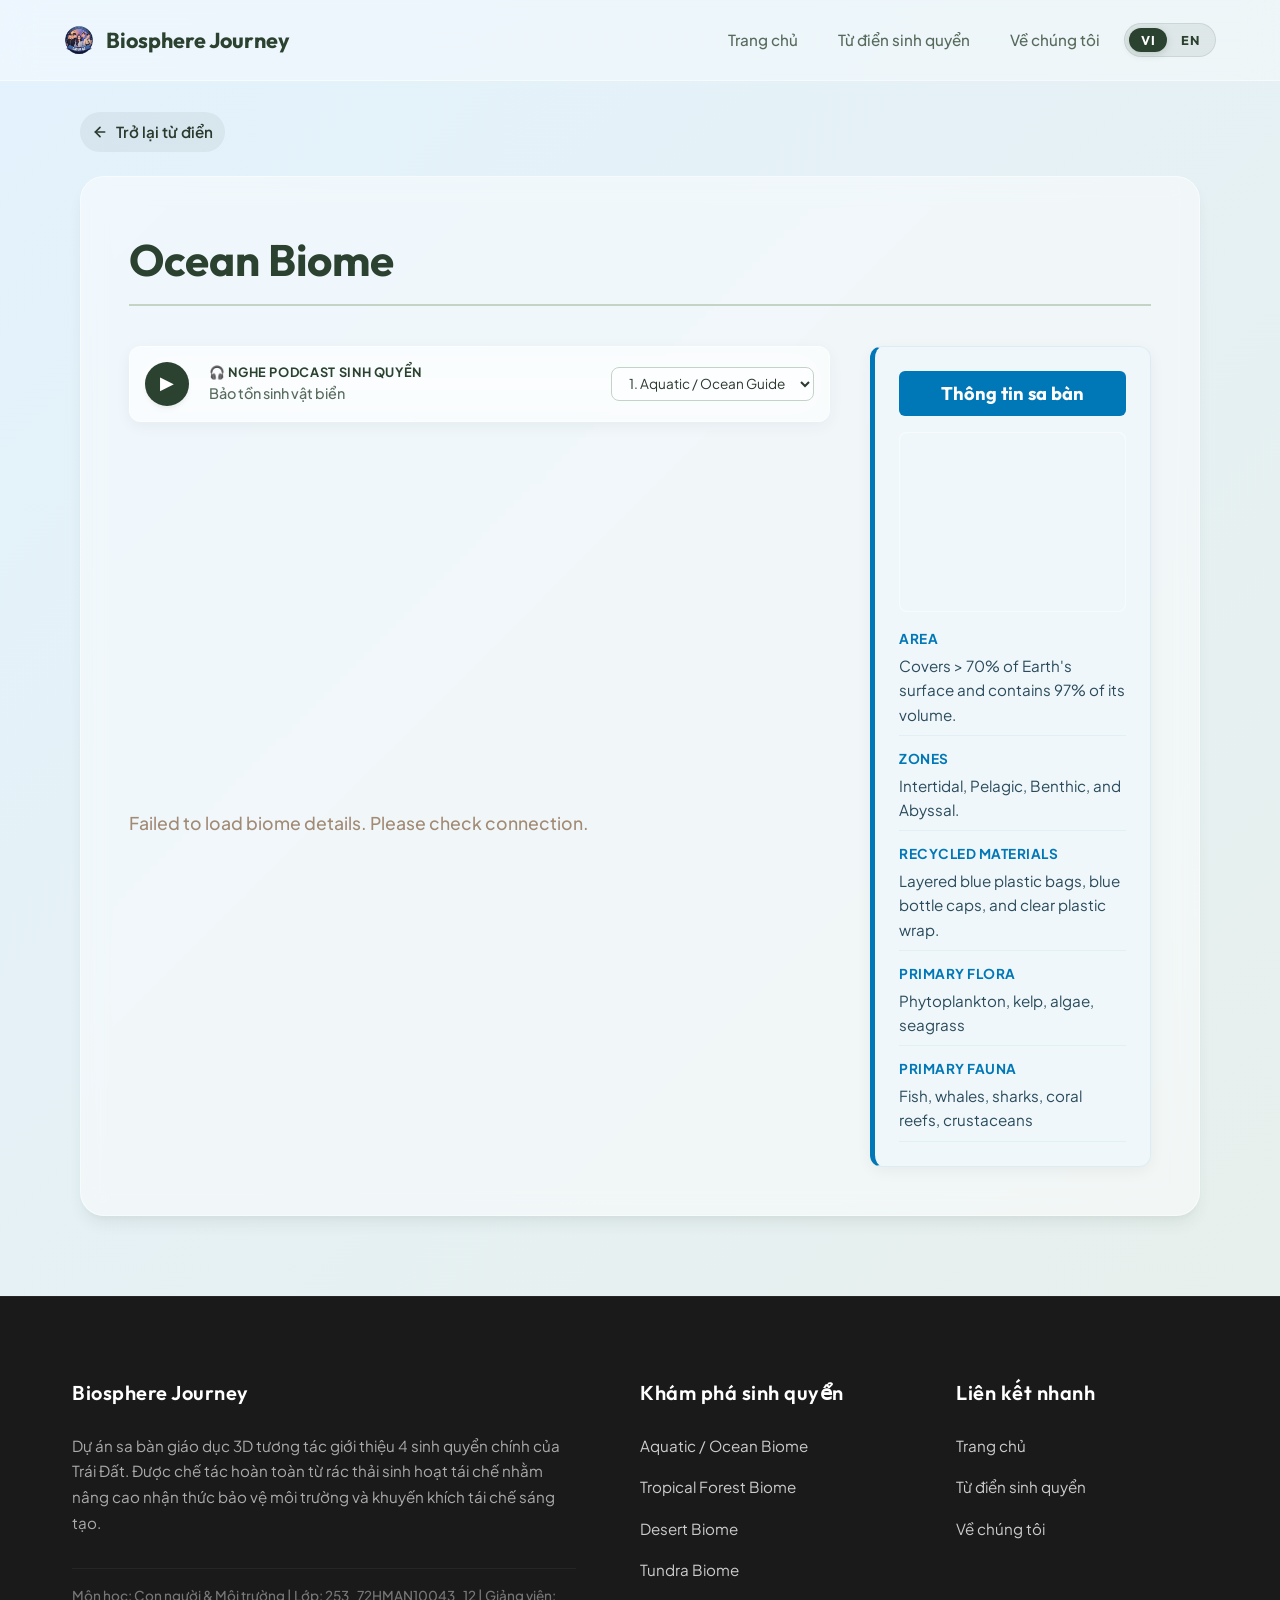
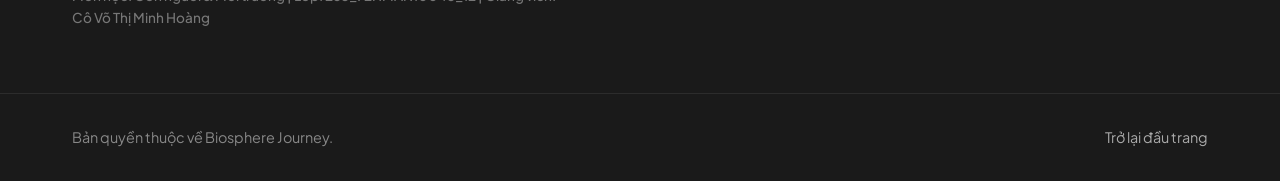
<file: ocean-desktop.html>
<!DOCTYPE html>
<html lang="en">

<head>
    <meta charset="UTF-8">
    <meta name="viewport" content="width=device-width, initial-scale=1.0">
    <meta name="description" content="Learn about the Ocean Biome - Desktop version.">
    <title>Ocean Biome - Biosphere Encyclopedia</title>
    <!-- Google Fonts for premium typography -->
    <link rel="preconnect" href="https://fonts.googleapis.com">
    <link rel="preconnect" href="https://fonts.gstatic.com" crossorigin>
    <link
        href="https://fonts.googleapis.com/css2?family=Outfit:wght@300;400;500;600;700&family=Plus+Jakarta+Sans:wght@300;400;500;600;700&display=swap"
        rel="stylesheet">
    <link rel="stylesheet" href="ocean-desktop.css">
    <script src="i18n.js" defer></script>
    <script defer src="script.js"></script>
    <script>
        document.addEventListener('DOMContentLoaded', () => {
            const wikiContent = document.getElementById('wiki-content');
            if (!wikiContent) return;

            async function fetchWikipediaDesktop(topic) {
                try {
                    let shadow = wikiContent.shadowRoot;
                    if (!shadow) {
                        shadow = wikiContent.attachShadow({ mode: 'open' });
                    }
                    const lang = window.getWikiLanguage ? window.getWikiLanguage() : 'vi';
                    const resolvedTopic = window.getTranslatedTopic ? window.getTranslatedTopic(topic) : topic;
                    const response = await fetch(`https://${lang}.wikipedia.org/w/api.php?action=parse&page=${encodeURIComponent(resolvedTopic)}&format=json&origin=*&disableeditsection=true`);
                    if (!response.ok) throw new Error('HTTP Error');
                    const data = await response.json();
                    if (data.parse && data.parse.text && data.parse.text['*']) {
                        // Create temporary div for content sanitisation
                        const tempDiv = document.createElement('div');
                        tempDiv.innerHTML = data.parse.text['*'];

                        // Remove citation brackets and references
                        tempDiv.querySelectorAll('.reference, .reflist, .refbegin, .reflist-talk').forEach(el => el.remove());

                        // Remove wiki edit links
                        tempDiv.querySelectorAll('.mw-editsection').forEach(el => el.remove());

                        // Remove empty paragraph elements to reduce dead spaces
                        tempDiv.querySelectorAll('p').forEach(p => {
                            if (p.textContent.trim() === '' && !p.querySelector('img') && !p.querySelector('iframe')) {
                                p.remove();
                            }
                        });
                        tempDiv.querySelectorAll('.mw-empty-elt').forEach(el => el.remove());

                        const shadowStyle = `
                            <style>
                                * {
                                    box-sizing: border-box !important;
                                    max-width: 100% !important;
                                }
                                img, figure, .thumb, .thumbinner, .tright, .tleft {
                                    max-width: 350px !important;
                                    width: auto !important;
                                    height: auto !important;
                                    float: right !important;
                                    margin: 10px 0 20px 25px !important;
                                    clear: right !important;
                                    object-fit: contain;
                                    border-radius: 8px;
                                }
                                table.infobox, .infobox {
                                    display: table !important;
                                    max-width: 350px !important;
                                    width: 350px !important;
                                    float: right !important;
                                    clear: right !important;
                                    margin: 0 0 20px 20px !important;
                                    border-collapse: collapse;
                                    font-size: 0.85rem;
                                }
                                table:not(.infobox), table.wikitable {
                                    width: 100% !important;
                                    display: block !important;
                                    overflow-x: auto !important;
                                    -webkit-overflow-scrolling: touch !important;
                                    margin-bottom: 20px !important;
                                }
                                .navbox, .ambox, .metadata, .editsection, .noprint, .magnify {
                                    display: none !important; /* Hide Wikipedia junk */
                                }
                                p, li {
                                    font-family: -apple-system, BlinkMacSystemFont, "Segoe UI", Roboto, sans-serif;
                                    line-height: 1.8;
                                    font-size: 17.5px;
                                    white-space: normal;
                                    color: #2b3a2e; /* matches --text-primary */
                                }
                                a {
                                    color: #0077b6; /* matches --color-ocean-dark */
                                    text-decoration: underline;
                                }
                                h2 {
                                    font-family: 'Outfit', -apple-system, BlinkMacSystemFont, "Segoe UI", Roboto, sans-serif;
                                    font-size: 1.75rem;
                                    color: #2c4230; /* matches --color-forest-dark */
                                    margin: 2.25rem 0 1rem 0;
                                    border-bottom: 2px solid #0077b6; /* matches --color-ocean-dark */
                                    padding-bottom: 0.35rem;
                                }
                                h3 {
                                    font-family: 'Outfit', -apple-system, BlinkMacSystemFont, "Segoe UI", Roboto, sans-serif;
                                    font-size: 1.35rem;
                                    color: #2c4230; /* matches --color-forest-dark */
                                    margin: 1.75rem 0 0.75rem 0;
                                }
                            </style>
                        `;
                        shadow.innerHTML = shadowStyle + tempDiv.innerHTML;
                    } else {
                        shadow.innerHTML = `<p>No information found for "${topic}".</p>`;
                    }
                } catch (error) {
                    console.error('Error fetching desktop Wiki data:', error);
                    const shadow = wikiContent.shadowRoot || wikiContent.attachShadow({ mode: 'open' });
                    shadow.innerHTML = `<p style="color: #a28b75; font-weight: 500;">Failed to load biome details. Please check connection.</p>`;
                }
            }
            fetchWikipediaDesktop('Ocean');
            document.addEventListener('languageChanged', () => {
                fetchWikipediaDesktop('Ocean');
            });
        });
    </script>
</head>

<body class="wiki-page">
    <!-- Top Header -->
    <header class="header">
        <div class="header-container">
            <a href="index.html" class="logo" id="header-logo">
                <img src="images/logo.png" alt="Biosphere Journey Logo" class="logo-img">
                <span class="logo-text">Biosphere Journey</span>
            </a>

            <!-- Mobile Menu Toggle -->
            <button class="nav-toggle" id="nav-toggle" aria-label="Toggle Navigation menu" aria-expanded="false">
                <span class="hamburger"></span>
            </button>

            <!-- Navigation Links -->
            <nav class="nav-menu" id="nav-menu">
                <ul>
                    <li><a href="index.html" class="nav-link" data-i18n="nav_home">Home</a></li>
                    <li><a href="dictionary.html" class="nav-link" data-i18n="nav_dictionary">Biomes dictionary</a></li>
                    <li><a href="about.html" class="nav-link" data-i18n="nav_about">About us</a></li>
                </ul>
                <!-- Language Switcher -->
            <div class="lang-switcher">
                <button class="lang-btn" data-lang="vi">VI</button>
                <button class="lang-btn" data-lang="en">EN</button>
            </div>
            </nav>

            
        </div>
    </header>

    <main class="container">
        <a href="dictionary.html" class="back-btn reveal-on-scroll">
            <svg width="16" height="16" viewBox="0 0 24 24" fill="none" stroke="currentColor" stroke-width="2.5"
                stroke-linecap="round" stroke-linejoin="round">
                <line x1="19" y1="12" x2="5" y2="12"></line>
                <polyline points="12 19 5 12 12 5"></polyline>
            </svg>
            <span data-i18n="back_to_dictionary">Back to Dictionary</span>
        </a>

        <div class="wiki-grid no-sidebar">
            <article class="wiki-main reveal-on-scroll delay-100">
                <h1 class="wiki-title">Ocean Biome</h1>

                <div class="desktop-wrapper">
                    <!-- Quick Facts / Recycled Materials Card -->
                    <aside class="wiki-infobox reveal-on-scroll delay-200">
                        <h2 class="infobox-title" data-i18n="infobox_title">Thông tin sa bàn</h2>
                        <div class="infobox-image"
                            style="background-image: url('https://images.unsplash.com/photo-1518156677180-95a2893f3e9f?auto=format&fit=crop&w=400&q=80');">
                        </div>
                        <div class="quick-facts-card">
                            <div class="fact-row">
                                <span class="fact-label">Area</span>
                                <span class="fact-value">Covers &gt; 70% of Earth's surface and contains 97% of its
                                    volume.</span>
                            </div>
                            <div class="fact-row">
                                <span class="fact-label">Zones</span>
                                <span class="fact-value">Intertidal, Pelagic, Benthic, and Abyssal.</span>
                            </div>
                            <div class="fact-row">
                                <span class="fact-label">Recycled Materials</span>
                                <span class="fact-value">Layered blue plastic bags, blue bottle caps, and clear plastic
                                    wrap.</span>
                            </div>
                            <div class="fact-row">
                                <span class="fact-label">Primary Flora</span>
                                <span class="fact-value">Phytoplankton, kelp, algae, seagrass</span>
                            </div>
                            <div class="fact-row">
                                <span class="fact-label">Primary Fauna</span>
                                <span class="fact-value">Fish, whales, sharks, coral reefs, crustaceans</span>
                            </div>
                        </div>
                    </aside>

                    <!-- Embedded Audio Player -->
                    <div class="podcast-player" id="podcast-player">
                        <div class="player-container">
                            <button class="player-btn" id="podcast-play-btn" aria-label="Play Podcast">
                                <span class="play-icon">▶</span>
                            </button>
                            <div class="player-info">
                                <span class="player-title"><span class="player-title" data-i18n="listen_podcast">🎧 Listen to the Ocean Podcast</span></span>
                                <span class="player-track"><span class="player-track" data-i18n="track_ocean">Aquatic / Ocean Guide</span></span>
                            </div>
                            <div class="player-controls">
                                <select id="podcast-track-select" class="track-select">
                                    <option value="ocean" selected>1. <span class="player-track" data-i18n="track_ocean">Aquatic / Ocean Guide</span></option>
                                    <option value="forest">2. Tropical Forest Guide</option>
                                    <option value="desert">3. Desert Guide</option>
                                    <option value="tundra">5. Tundra Guide</option>
                                </select>
                                <audio id="podcast-audio" src="assets/audio/ocean.m4a"></audio>
                            </div>
                        </div>
                    </div>

                    <div id="wiki-content" class="wiki-body">
                        <div class="spinner-container" id="wiki-spinner">
                            <div class="spinner"></div>
                        </div>
                    </div>
                </div>
            </article>
        </div>
    </main>

    <!-- Footer -->
    <footer class="site-footer" id="footer">
        <div class="footer-grid-container">
            <!-- Column 1: About the Project -->
            <div class="footer-column footer-about">
                <h4 class="footer-title">Biosphere Journey</h4>
                <p class="footer-desc" data-i18n="footer_desc">An interactive 3D educational diorama showcasing Earth's 4 major biomes.
                    Handcrafted entirely from household recycled waste to raise environmental awareness and promote
                    creative upcycling.</p>
                <p class="footer-academic-info" data-i18n="footer_academic">Course: Human and Environment | Class: 253_72HMAN10043_12 | Lecturer:
                    Dr. Võ Thị Minh Hoàng</p>
            </div>

            <!-- Column 2: Explore Biomes -->
            <div class="footer-column footer-nav">
                <h4 class="footer-title" data-i18n="footer_explore">Explore Biomes</h4>
                <ul class="footer-links">
                    <li><a href="ocean.html">Aquatic / Ocean Biome</a></li>
                    <li><a href="forest.html">Tropical Forest Biome</a></li>
                    <li><a href="desert.html">Desert Biome</a></li>
                    <li><a href="tundra.html">Tundra Biome</a></li>
                </ul>
            </div>

            <!-- Column 3: Quick Links -->
            <div class="footer-column footer-nav">
                <h4 class="footer-title" data-i18n="footer_quick">Quick Links</h4>
                <ul class="footer-links">
                    <li><a href="index.html" data-i18n="nav_home">Home Page</a></li>
                    <li><a href="dictionary.html" data-i18n="nav_dictionary">Biomes Dictionary</a></li>
                    <li><a href="about.html" data-i18n="nav_about">About Us</a></li>
                </ul>
            </div>
        </div>

        <!-- Bottom Bar -->
        <div class="footer-bottom">
            <div class="footer-bottom-container">
                <span class="copyright-text" data-i18n="footer_copyright">&copy; 2026 Biosphere Journey. All rights reserved.</span>
                <a href="#top" class="back-to-top" data-i18n="footer_back_to_top">↑ Back to Top</a>
            </div>
        </div>
    </footer>
</body>

</html>
</file>
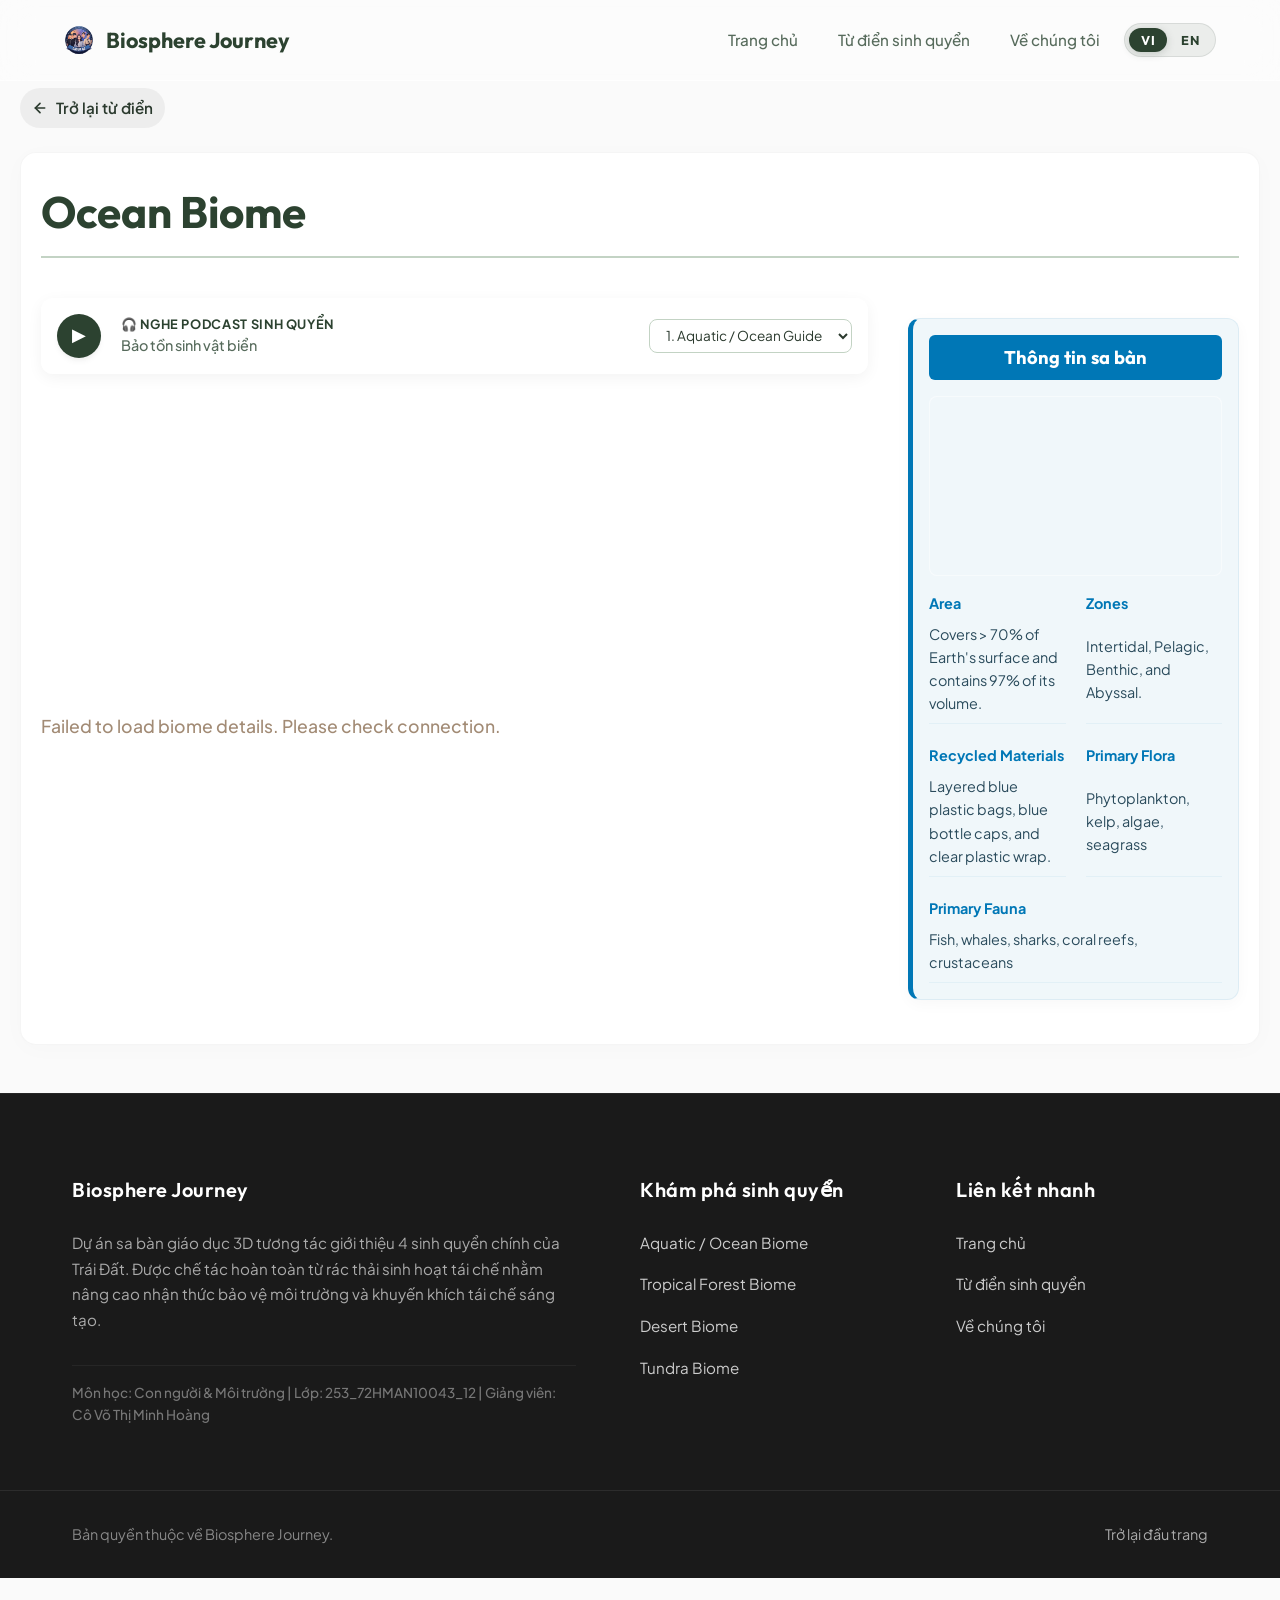
<file: ocean-mobile.html>
<!DOCTYPE html>
<html lang="en">

<head>
    <meta charset="UTF-8">
    <meta name="viewport" content="width=device-width, initial-scale=1.0, maximum-scale=1.0, user-scalable=no">
    <meta name="description" content="Learn about the Ocean Biome - Mobile version.">
    <title>Ocean Biome - Biosphere Encyclopedia</title>
    <!-- Google Fonts for premium typography -->
    <link rel="preconnect" href="https://fonts.googleapis.com">
    <link rel="preconnect" href="https://fonts.gstatic.com" crossorigin>
    <link
        href="https://fonts.googleapis.com/css2?family=Outfit:wght@300;400;500;600;700&family=Plus+Jakarta+Sans:wght@300;400;500;600;700&display=swap"
        rel="stylesheet">
    <link rel="stylesheet" href="ocean-mobile.css">
    <script src="i18n.js" defer></script>
    <script defer src="script.js"></script>
    <script>
        document.addEventListener('DOMContentLoaded', () => {
            const wikiContent = document.getElementById('wiki-content');
            if (!wikiContent) return;

            async function fetchWikipediaMobile(topic) {
                try {
                    let shadow = wikiContent.shadowRoot;
                    if (!shadow) {
                        shadow = wikiContent.attachShadow({ mode: 'open' });
                    }
                    const lang = window.getWikiLanguage ? window.getWikiLanguage() : 'vi';
                    const resolvedTopic = window.getTranslatedTopic ? window.getTranslatedTopic(topic) : topic;
                    const response = await fetch(`https://${lang}.wikipedia.org/w/api.php?action=parse&page=${encodeURIComponent(resolvedTopic)}&format=json&origin=*&disableeditsection=true`);
                    if (!response.ok) throw new Error('HTTP Error');
                    const data = await response.json();
                    if (data.parse && data.parse.text && data.parse.text['*']) {
                        // Create temporary div for content sanitisation
                        const tempDiv = document.createElement('div');
                        tempDiv.innerHTML = data.parse.text['*'];

                        // Remove citation brackets and references
                        tempDiv.querySelectorAll('.reference, .reflist, .refbegin, .reflist-talk').forEach(el => el.remove());

                        // Remove wiki edit links
                        tempDiv.querySelectorAll('.mw-editsection').forEach(el => el.remove());

                        // Remove empty paragraph elements to reduce dead spaces
                        tempDiv.querySelectorAll('p').forEach(p => {
                            if (p.textContent.trim() === '' && !p.querySelector('img') && !p.querySelector('iframe')) {
                                p.remove();
                            }
                        });
                        tempDiv.querySelectorAll('.mw-empty-elt').forEach(el => el.remove());

                        const shadowStyle = `
                            <style>
                                * {
                                    box-sizing: border-box !important;
                                    max-width: 100% !important;
                                }
                                img, figure, .thumb, .thumbinner, .tright, .tleft {
                                    width: 100% !important;
                                    max-width: 100% !important;
                                    height: auto !important;
                                    float: none !important;
                                    margin: 15px auto !important;
                                    object-fit: contain;
                                    border-radius: 8px;
                                }
                                table, .infobox {
                                    display: block !important;
                                    width: 100% !important;
                                    float: none !important;
                                    overflow-x: auto !important;
                                    -webkit-overflow-scrolling: touch;
                                    white-space: nowrap;
                                    margin-bottom: 20px !important;
                                }
                                .navbox, .ambox, .metadata, .editsection, .noprint, .magnify {
                                    display: none !important; /* Hide Wikipedia junk */
                                }
                                p, li {
                                    font-family: -apple-system, BlinkMacSystemFont, "Segoe UI", Roboto, sans-serif;
                                    font-size: 17px !important;
                                    line-height: 1.7 !important;
                                    color: #333333 !important;
                                    margin-bottom: 20px !important;
                                    white-space: normal;
                                }
                                a {
                                    color: #0077b6; /* matches --color-ocean-dark */
                                    text-decoration: underline;
                                }
                                h2 {
                                    font-family: 'Outfit', -apple-system, BlinkMacSystemFont, "Segoe UI", Roboto, sans-serif;
                                    font-size: 24px !important;
                                    margin-top: 35px !important;
                                    margin-bottom: 15px !important;
                                    color: #111 !important;
                                    border-bottom: 2px solid #0077b6; /* matches --color-ocean-dark */
                                    padding-bottom: 5px;
                                }
                                h3 {
                                    font-family: 'Outfit', -apple-system, BlinkMacSystemFont, "Segoe UI", Roboto, sans-serif;
                                    font-size: 20px !important;
                                    margin-top: 25px !important;
                                    margin-bottom: 10px !important;
                                    color: #222 !important;
                                }
                            </style>
                        `;
                        shadow.innerHTML = shadowStyle + tempDiv.innerHTML;
                    } else {
                        shadow.innerHTML = `<p>No information found for "${topic}".</p>`;
                    }
                } catch (error) {
                    console.error('Error fetching mobile Wiki data:', error);
                    const shadow = wikiContent.shadowRoot || wikiContent.attachShadow({ mode: 'open' });
                    shadow.innerHTML = `<p style="color: #a28b75; font-weight: 500;">Failed to load biome details. Please check connection.</p>`;
                }
            }
            fetchWikipediaMobile('Ocean');
            document.addEventListener('languageChanged', () => {
                fetchWikipediaMobile('Ocean');
            });
        });
    </script>
</head>

<body class="wiki-page">
    <!-- Top Header -->
    <header class="header">
        <div class="header-container">
            <a href="index.html" class="logo" id="header-logo">
                <img src="images/logo.png" alt="Biosphere Journey Logo" class="logo-img">
                <span class="logo-text">Biosphere Journey</span>
            </a>

            <!-- Mobile Menu Toggle -->
            <button class="nav-toggle" id="nav-toggle" aria-label="Toggle Navigation menu" aria-expanded="false">
                <span class="hamburger"></span>
            </button>

            <!-- Navigation Links -->
            <nav class="nav-menu" id="nav-menu">
                <ul>
                    <li><a href="index.html" class="nav-link" data-i18n="nav_home">Home</a></li>
                    <li><a href="dictionary.html" class="nav-link" data-i18n="nav_dictionary">Biomes dictionary</a></li>
                    <li><a href="about.html" class="nav-link" data-i18n="nav_about">About us</a></li>
                </ul>
                <!-- Language Switcher -->
            <div class="lang-switcher">
                <button class="lang-btn" data-lang="vi">VI</button>
                <button class="lang-btn" data-lang="en">EN</button>
            </div>
            </nav>

            
        </div>
    </header>

    <main class="container">
        <a href="dictionary.html" class="back-btn reveal-on-scroll">
            <svg width="16" height="16" viewBox="0 0 24 24" fill="none" stroke="currentColor" stroke-width="2.5"
                stroke-linecap="round" stroke-linejoin="round">
                <line x1="19" y1="12" x2="5" y2="12"></line>
                <polyline points="12 19 5 12 12 5"></polyline>
            </svg>
            <span data-i18n="back_to_dictionary">Back to Dictionary</span>
        </a>

        <div class="wiki-grid no-sidebar">
            <article class="wiki-main reveal-on-scroll delay-100">
                <h1 class="wiki-title">Ocean Biome</h1>

                <div class="desktop-wrapper">
                    <!-- Quick Facts / Recycled Materials Card -->
                    <aside class="wiki-infobox reveal-on-scroll delay-200">
                        <h2 class="infobox-title" data-i18n="infobox_title">Thông tin sa bàn</h2>
                        <div class="infobox-image"
                            style="background-image: url('https://images.unsplash.com/photo-1518156677180-95a2893f3e9f?auto=format&fit=crop&w=400&q=80');">
                        </div>
                        <div class="quick-facts-card">
                            <div class="fact-row">
                                <span class="fact-label">Area</span>
                                <span class="fact-value">Covers &gt; 70% of Earth's surface and contains 97% of its
                                    volume.</span>
                            </div>
                            <div class="fact-row">
                                <span class="fact-label">Zones</span>
                                <span class="fact-value">Intertidal, Pelagic, Benthic, and Abyssal.</span>
                            </div>
                            <div class="fact-row">
                                <span class="fact-label">Recycled Materials</span>
                                <span class="fact-value">Layered blue plastic bags, blue bottle caps, and clear plastic
                                    wrap.</span>
                            </div>
                            <div class="fact-row">
                                <span class="fact-label">Primary Flora</span>
                                <span class="fact-value">Phytoplankton, kelp, algae, seagrass</span>
                            </div>
                            <div class="fact-row">
                                <span class="fact-label">Primary Fauna</span>
                                <span class="fact-value">Fish, whales, sharks, coral reefs, crustaceans</span>
                            </div>
                        </div>
                    </aside>

                    <!-- Embedded Audio Player -->
                    <div class="podcast-player" id="podcast-player">
                        <div class="player-container">
                            <button class="player-btn" id="podcast-play-btn" aria-label="Play Podcast">
                                <span class="play-icon">▶</span>
                            </button>
                            <div class="player-info">
                                <span class="player-title"><span class="player-title" data-i18n="listen_podcast">🎧 Listen to the Ocean Podcast</span></span>
                                <span class="player-track"><span class="player-track" data-i18n="track_ocean">Aquatic / Ocean Guide</span></span>
                            </div>
                            <div class="player-controls">
                                <select id="podcast-track-select" class="track-select">
                                    <option value="ocean" selected>1. <span class="player-track" data-i18n="track_ocean">Aquatic / Ocean Guide</span></option>
                                    <option value="forest">2. Tropical Forest Guide</option>
                                    <option value="desert">3. Desert Guide</option>
                                    <option value="tundra">5. Tundra Guide</option>
                                </select>
                                <audio id="podcast-audio" src="assets/audio/ocean.m4a"></audio>
                            </div>
                        </div>
                    </div>

                    <div id="wiki-content" class="wiki-body">
                        <div class="spinner-container" id="wiki-spinner">
                            <div class="spinner"></div>
                        </div>
                    </div>
                </div>
            </article>
        </div>
    </main>

    <!-- Footer -->
    <footer class="site-footer" id="footer">
        <div class="footer-grid-container">
            <!-- Column 1: About the Project -->
            <div class="footer-column footer-about">
                <h4 class="footer-title">Biosphere Journey</h4>
                <p class="footer-desc" data-i18n="footer_desc">An interactive 3D educational diorama showcasing Earth's 4 major biomes.
                    Handcrafted entirely from household recycled waste to raise environmental awareness and promote
                    creative upcycling.</p>
                <p class="footer-academic-info" data-i18n="footer_academic">Course: Human and Environment | Class: 253_72HMAN10043_12 | Lecturer:
                    Dr. Võ Thị Minh Hoàng</p>
            </div>

            <!-- Column 2: Explore Biomes -->
            <div class="footer-column footer-nav">
                <h4 class="footer-title" data-i18n="footer_explore">Explore Biomes</h4>
                <ul class="footer-links">
                    <li><a href="ocean.html">Aquatic / Ocean Biome</a></li>
                    <li><a href="forest.html">Tropical Forest Biome</a></li>
                    <li><a href="desert.html">Desert Biome</a></li>
                    <li><a href="tundra.html">Tundra Biome</a></li>
                </ul>
            </div>

            <!-- Column 3: Quick Links -->
            <div class="footer-column footer-nav">
                <h4 class="footer-title" data-i18n="footer_quick">Quick Links</h4>
                <ul class="footer-links">
                    <li><a href="index.html" data-i18n="nav_home">Home Page</a></li>
                    <li><a href="dictionary.html" data-i18n="nav_dictionary">Biomes Dictionary</a></li>
                    <li><a href="about.html" data-i18n="nav_about">About Us</a></li>
                </ul>
            </div>
        </div>

        <!-- Bottom Bar -->
        <div class="footer-bottom">
            <div class="footer-bottom-container">
                <span class="copyright-text" data-i18n="footer_copyright">&copy; 2026 Biosphere Journey. All rights reserved.</span>
                <a href="#top" class="back-to-top" data-i18n="footer_back_to_top">↑ Back to Top</a>
            </div>
        </div>
    </footer>
</body>

</html>
</file>
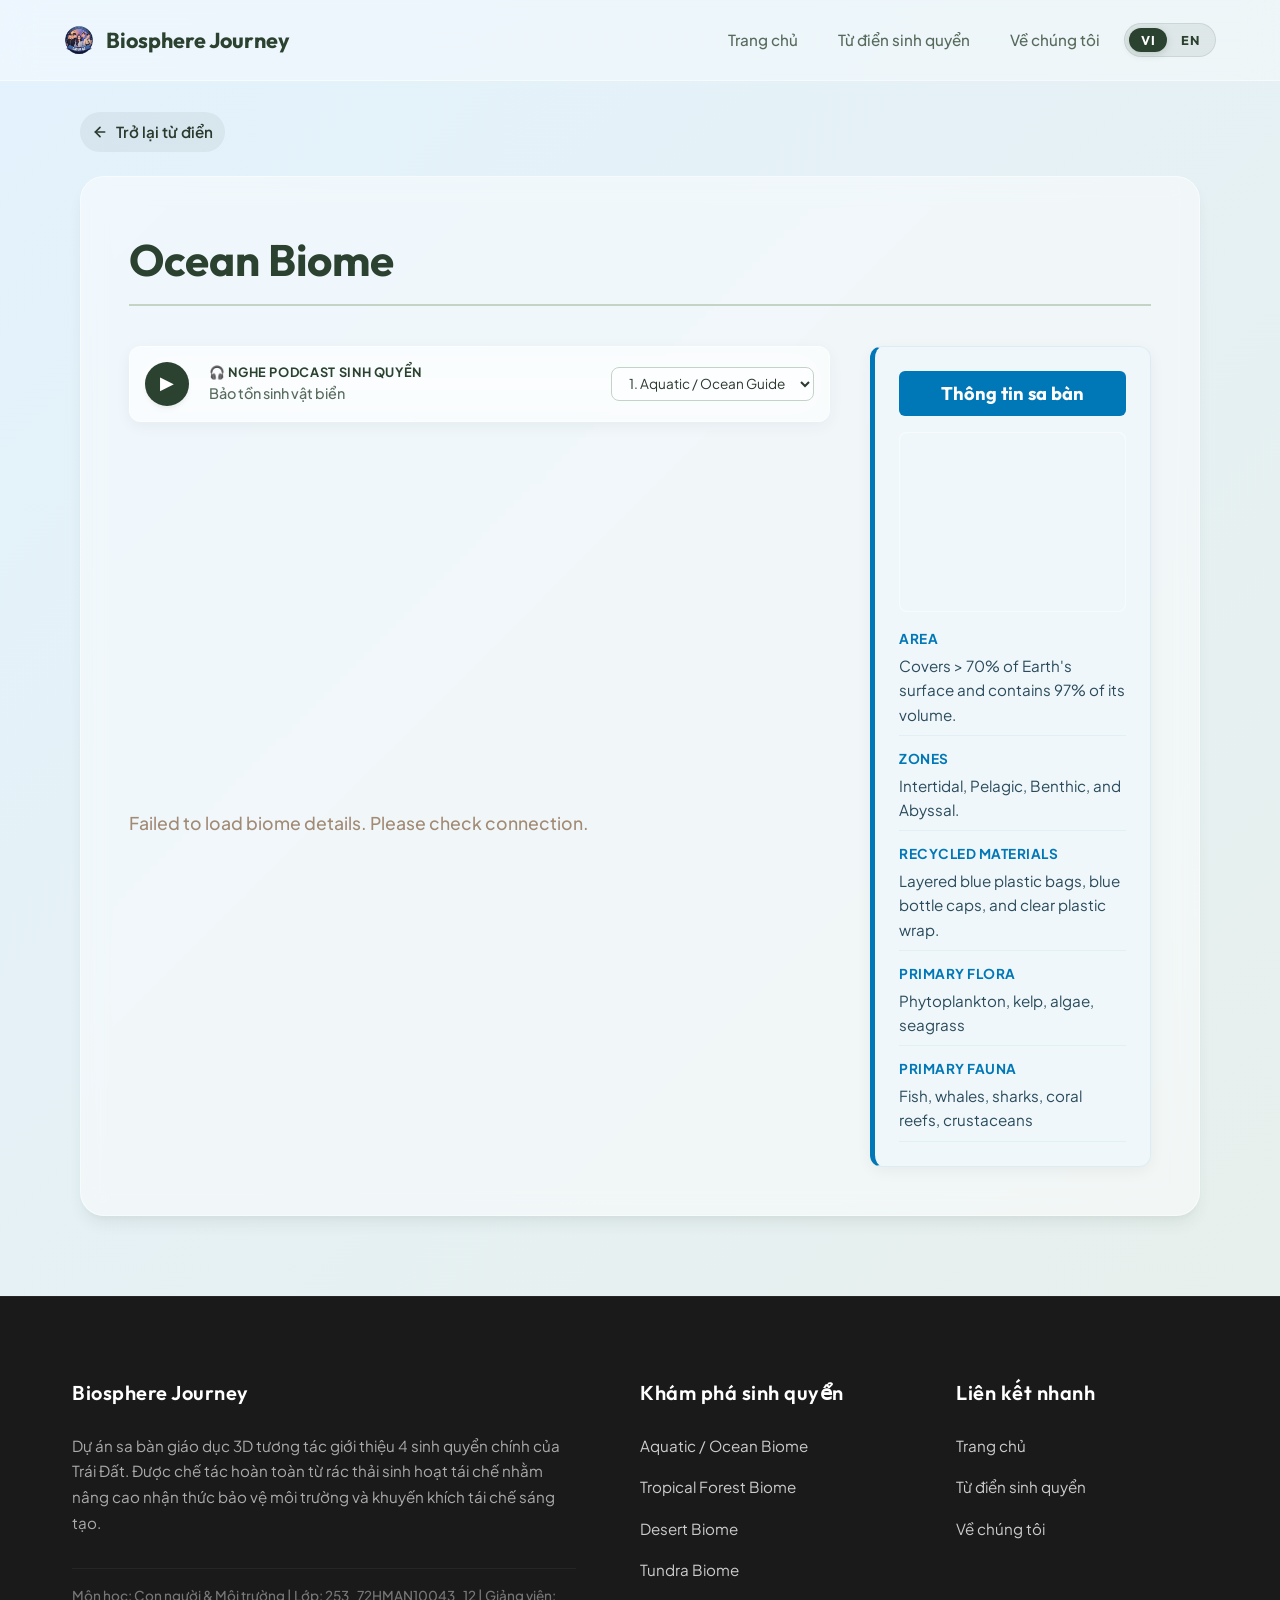
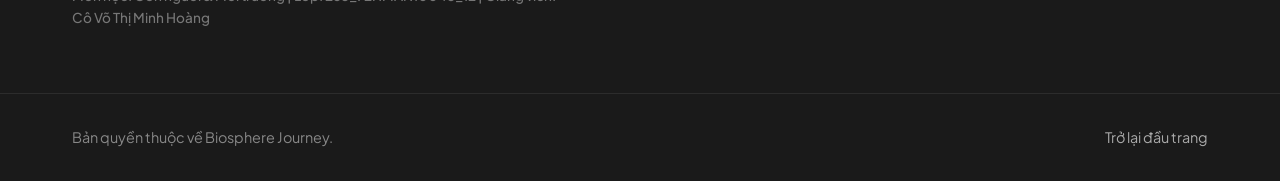
<file: ocean.html>
<!DOCTYPE html>
<html lang="en">
<head>
    <meta charset="UTF-8">
    <title>Redirecting...</title>
    <script>
        (function() {
            // Adaptive Device/Width Routing
            const isMobileDevice = /Android|webOS|iPhone|iPad|iPod|BlackBerry|IEMobile|Opera Mini/i.test(navigator.userAgent);
            const isSmallScreen = window.innerWidth <= 768;
            
            if (isMobileDevice || isSmallScreen) {
                window.location.replace("ocean-mobile.html");
            } else {
                window.location.replace("ocean-desktop.html");
            }
        })();
    </script>
</head>
<body>
    <p>If you are not redirected automatically, please select: 
        <a href="ocean-mobile.html">Mobile Version</a> or 
        <a href="ocean-desktop.html">Desktop Version</a>.
    </p>
</body>
</html>
</file>
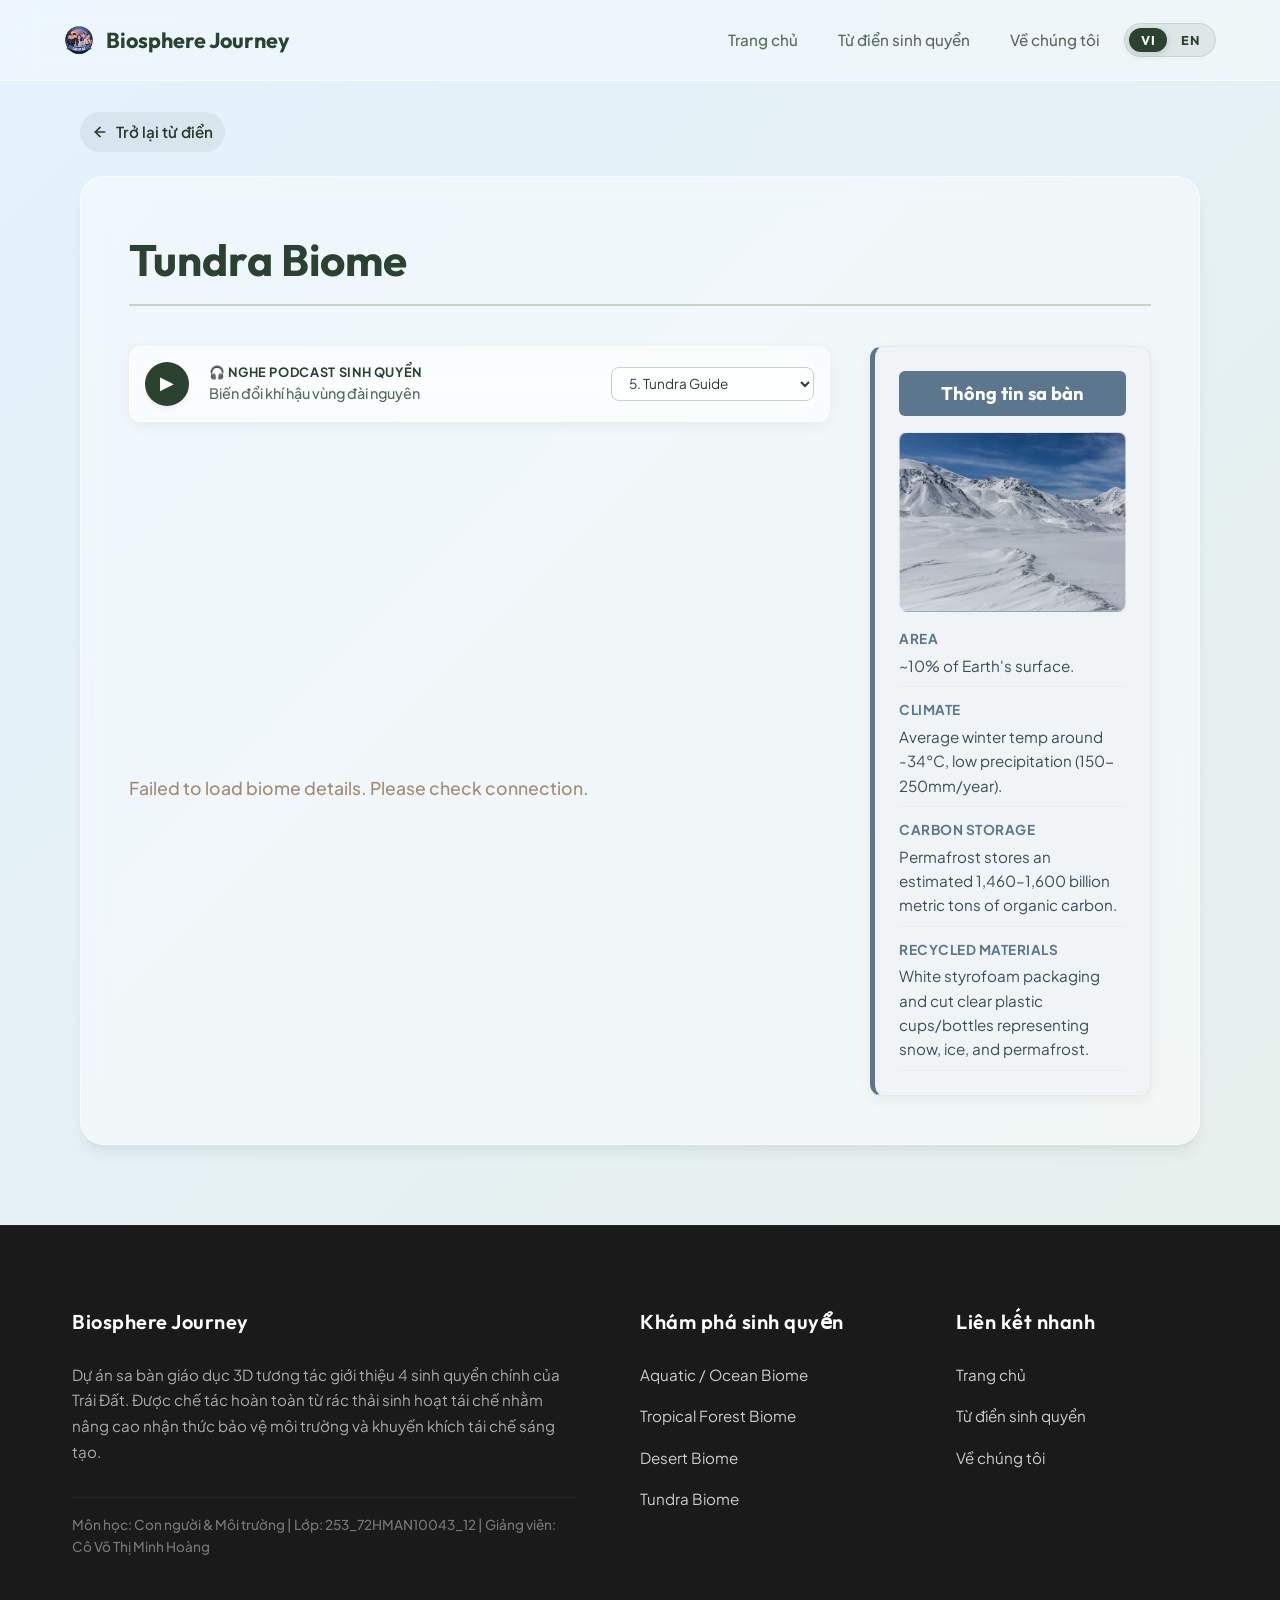
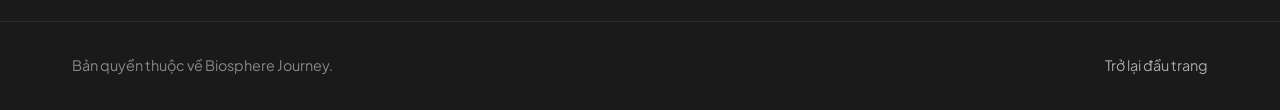
<file: tundra-desktop.html>
<!DOCTYPE html>
<html lang="en">

<head>
    <meta charset="UTF-8">
    <meta name="viewport" content="width=device-width, initial-scale=1.0">
    <meta name="description" content="Learn about the Tundra Biome - Desktop version.">
    <title>Tundra Biome - Biosphere Encyclopedia</title>
    <!-- Google Fonts for premium typography -->
    <link rel="preconnect" href="https://fonts.googleapis.com">
    <link rel="preconnect" href="https://fonts.gstatic.com" crossorigin>
    <link
        href="https://fonts.googleapis.com/css2?family=Outfit:wght@300;400;500;600;700&family=Plus+Jakarta+Sans:wght@300;400;500;600;700&display=swap"
        rel="stylesheet">
    <link rel="stylesheet" href="tundra-desktop.css">
    <script src="i18n.js" defer></script>
    <script defer src="script.js"></script>
    <script>
        document.addEventListener('DOMContentLoaded', () => {
            const wikiContent = document.getElementById('wiki-content');
            if (!wikiContent) return;

            async function fetchWikipediaDesktop(topic) {
                try {
                    let shadow = wikiContent.shadowRoot;
                    if (!shadow) {
                        shadow = wikiContent.attachShadow({ mode: 'open' });
                    }
                    const lang = window.getWikiLanguage ? window.getWikiLanguage() : 'vi';
                    const resolvedTopic = window.getTranslatedTopic ? window.getTranslatedTopic(topic) : topic;
                    const response = await fetch(`https://${lang}.wikipedia.org/w/api.php?action=parse&page=${encodeURIComponent(resolvedTopic)}&format=json&origin=*&disableeditsection=true`);
                    if (!response.ok) throw new Error('HTTP Error');
                    const data = await response.json();
                    if (data.parse && data.parse.text && data.parse.text['*']) {
                        // Create temporary div for content sanitisation
                        const tempDiv = document.createElement('div');
                        tempDiv.innerHTML = data.parse.text['*'];

                        // Remove citation brackets and references
                        tempDiv.querySelectorAll('.reference, .reflist, .refbegin, .reflist-talk').forEach(el => el.remove());

                        // Remove wiki edit links
                        tempDiv.querySelectorAll('.mw-editsection').forEach(el => el.remove());

                        // Remove empty paragraph elements to reduce dead spaces
                        tempDiv.querySelectorAll('p').forEach(p => {
                            if (p.textContent.trim() === '' && !p.querySelector('img') && !p.querySelector('iframe')) {
                                p.remove();
                            }
                        });
                        tempDiv.querySelectorAll('.mw-empty-elt').forEach(el => el.remove());

                        const shadowStyle = `
                            <style>
                                * {
                                    box-sizing: border-box !important;
                                    max-width: 100% !important;
                                }
                                img, figure, .thumb, .thumbinner, .tright, .tleft {
                                    max-width: 350px !important;
                                    width: auto !important;
                                    height: auto !important;
                                    float: right !important;
                                    margin: 10px 0 20px 25px !important;
                                    clear: right !important;
                                    object-fit: contain;
                                    border-radius: 8px;
                                }
                                table.infobox, .infobox {
                                    display: table !important;
                                    max-width: 350px !important;
                                    width: 350px !important;
                                    float: right !important;
                                    clear: right !important;
                                    margin: 0 0 20px 20px !important;
                                    border-collapse: collapse;
                                    font-size: 0.85rem;
                                }
                                table:not(.infobox), table.wikitable {
                                    width: 100% !important;
                                    display: block !important;
                                    overflow-x: auto !important;
                                    -webkit-overflow-scrolling: touch !important;
                                    margin-bottom: 20px !important;
                                }
                                .navbox, .ambox, .metadata, .editsection, .noprint, .magnify {
                                    display: none !important; /* Hide Wikipedia junk */
                                }
                                p, li {
                                    font-family: -apple-system, BlinkMacSystemFont, "Segoe UI", Roboto, sans-serif;
                                    line-height: 1.8;
                                    font-size: 17.5px;
                                    white-space: normal;
                                    color: #2b3a2e; /* matches --text-primary */
                                }
                                a {
                                    color: #5c768d; /* matches --color-tundra-dark */
                                    text-decoration: underline;
                                }
                                h2 {
                                    font-family: 'Outfit', -apple-system, BlinkMacSystemFont, "Segoe UI", Roboto, sans-serif;
                                    font-size: 1.75rem;
                                    color: #2c4230; /* matches --color-forest-dark */
                                    margin: 2.25rem 0 1rem 0;
                                    border-bottom: 2px solid #5c768d; /* matches --color-tundra-dark */
                                    padding-bottom: 0.35rem;
                                }
                                h3 {
                                    font-family: 'Outfit', -apple-system, BlinkMacSystemFont, "Segoe UI", Roboto, sans-serif;
                                    font-size: 1.35rem;
                                    color: #2c4230; /* matches --color-forest-dark */
                                    margin: 1.75rem 0 0.75rem 0;
                                }
                            </style>
                        `;
                        shadow.innerHTML = shadowStyle + tempDiv.innerHTML;
                    } else {
                        shadow.innerHTML = `<p>No information found for "${topic}".</p>`;
                    }
                } catch (error) {
                    console.error('Error fetching desktop Wiki data:', error);
                    const shadow = wikiContent.shadowRoot || wikiContent.attachShadow({ mode: 'open' });
                    shadow.innerHTML = `<p style="color: #a28b75; font-weight: 500;">Failed to load biome details. Please check connection.</p>`;
                }
            }
            fetchWikipediaDesktop('Tundra');
            document.addEventListener('languageChanged', () => {
                fetchWikipediaDesktop('Tundra');
            });
        });
    </script>
</head>

<body class="wiki-page">
    <!-- Top Header -->
    <header class="header">
        <div class="header-container">
            <a href="index.html" class="logo" id="header-logo">
                <img src="images/logo.png" alt="Biosphere Journey Logo" class="logo-img">
                <span class="logo-text">Biosphere Journey</span>
            </a>

            <!-- Mobile Menu Toggle -->
            <button class="nav-toggle" id="nav-toggle" aria-label="Toggle Navigation menu" aria-expanded="false">
                <span class="hamburger"></span>
            </button>

            <!-- Navigation Links -->
            <nav class="nav-menu" id="nav-menu">
                <ul>
                    <li><a href="index.html" class="nav-link" data-i18n="nav_home">Home</a></li>
                    <li><a href="dictionary.html" class="nav-link" data-i18n="nav_dictionary">Biomes dictionary</a></li>
                    <li><a href="about.html" class="nav-link" data-i18n="nav_about">About us</a></li>
                </ul>
                <!-- Language Switcher -->
            <div class="lang-switcher">
                <button class="lang-btn" data-lang="vi">VI</button>
                <button class="lang-btn" data-lang="en">EN</button>
            </div>
            </nav>

            
        </div>
    </header>

    <main class="container">
        <a href="dictionary.html" class="back-btn reveal-on-scroll">
            <svg width="16" height="16" viewBox="0 0 24 24" fill="none" stroke="currentColor" stroke-width="2.5"
                stroke-linecap="round" stroke-linejoin="round">
                <line x1="19" y1="12" x2="5" y2="12"></line>
                <polyline points="12 19 5 12 12 5"></polyline>
            </svg>
            <span data-i18n="back_to_dictionary">Back to Dictionary</span>
        </a>

        <div class="wiki-grid no-sidebar">
            <article class="wiki-main reveal-on-scroll delay-100">
                <h1 class="wiki-title">Tundra Biome</h1>

                <div class="desktop-wrapper">
                    <!-- Quick Facts / Recycled Materials Card -->
                    <aside class="wiki-infobox reveal-on-scroll delay-200">
                        <h2 class="infobox-title" data-i18n="infobox_title">Thông tin sa bàn</h2>
                        <div class="infobox-image" style="background-image: url('images/bac-cuc.jpg');"></div>
                        <div class="quick-facts-card">
                            <div class="fact-row">
                                <span class="fact-label">Area</span>
                                <span class="fact-value">~10% of Earth's surface.</span>
                            </div>
                            <div class="fact-row">
                                <span class="fact-label">Climate</span>
                                <span class="fact-value">Average winter temp around -34°C, low precipitation
                                    (150-250mm/year).</span>
                            </div>
                            <div class="fact-row">
                                <span class="fact-label">Carbon Storage</span>
                                <span class="fact-value">Permafrost stores an estimated 1,460–1,600 billion metric tons
                                    of organic carbon.</span>
                            </div>
                            <div class="fact-row">
                                <span class="fact-label">Recycled Materials</span>
                                <span class="fact-value">White styrofoam packaging and cut clear plastic cups/bottles
                                    representing snow, ice, and permafrost.</span>
                            </div>
                        </div>
                    </aside>

                    <!-- Embedded Audio Player -->
                    <div class="podcast-player" id="podcast-player">
                        <div class="player-container">
                            <button class="player-btn" id="podcast-play-btn" aria-label="Play Podcast">
                                <span class="play-icon">▶</span>
                            </button>
                            <div class="player-info">
                                <span class="player-title"><span class="player-title" data-i18n="listen_podcast">🎧 Listen to the Tundra Podcast</span></span>
                                <span class="player-track"><span class="player-track" data-i18n="track_tundra">Frozen Tundra Adaptations</span></span>
                            </div>
                            <div class="player-controls">
                                <select id="podcast-track-select" class="track-select">
                                    <option value="tundra" selected>5. Tundra Guide</option>
                                    <option value="ocean">1. <span class="player-track" data-i18n="track_ocean">Aquatic / Ocean Guide</span></option>
                                    <option value="forest">2. Tropical Forest Guide</option>
                                    <option value="desert">3. Desert Guide</option>
                                </select>
                                <audio id="podcast-audio" src="assets/audio/tundra.m4a"></audio>
                            </div>
                        </div>
                    </div>

                    <div id="wiki-content" class="wiki-body">
                        <div class="spinner-container" id="wiki-spinner">
                            <div class="spinner"></div>
                        </div>
                    </div>
                </div>
            </article>
        </div>
    </main>

    <!-- Footer -->
    <footer class="site-footer" id="footer">
        <div class="footer-grid-container">
            <!-- Column 1: About the Project -->
            <div class="footer-column footer-about">
                <h4 class="footer-title">Biosphere Journey</h4>
                <p class="footer-desc" data-i18n="footer_desc">An interactive 3D educational diorama showcasing Earth's 4 major biomes.
                    Handcrafted entirely from household recycled waste to raise environmental awareness and promote
                    creative upcycling.</p>
                <p class="footer-academic-info" data-i18n="footer_academic">Course: Human and Environment | Class: 253_72HMAN10043_12 | Lecturer:
                    Dr. Võ Thị Minh Hoàng</p>
            </div>

            <!-- Column 2: Explore Biomes -->
            <div class="footer-column footer-nav">
                <h4 class="footer-title" data-i18n="footer_explore">Explore Biomes</h4>
                <ul class="footer-links">
                    <li><a href="ocean.html">Aquatic / Ocean Biome</a></li>
                    <li><a href="forest.html">Tropical Forest Biome</a></li>
                    <li><a href="desert.html">Desert Biome</a></li>
                    <li><a href="tundra.html">Tundra Biome</a></li>
                </ul>
            </div>

            <!-- Column 3: Quick Links -->
            <div class="footer-column footer-nav">
                <h4 class="footer-title" data-i18n="footer_quick">Quick Links</h4>
                <ul class="footer-links">
                    <li><a href="index.html" data-i18n="nav_home">Home Page</a></li>
                    <li><a href="dictionary.html" data-i18n="nav_dictionary">Biomes Dictionary</a></li>
                    <li><a href="about.html" data-i18n="nav_about">About Us</a></li>
                </ul>
            </div>
        </div>

        <!-- Bottom Bar -->
        <div class="footer-bottom">
            <div class="footer-bottom-container">
                <span class="copyright-text" data-i18n="footer_copyright">&copy; 2026 Biosphere Journey. All rights reserved.</span>
                <a href="#top" class="back-to-top" data-i18n="footer_back_to_top">↑ Back to Top</a>
            </div>
        </div>
    </footer>
</body>

</html>
</file>
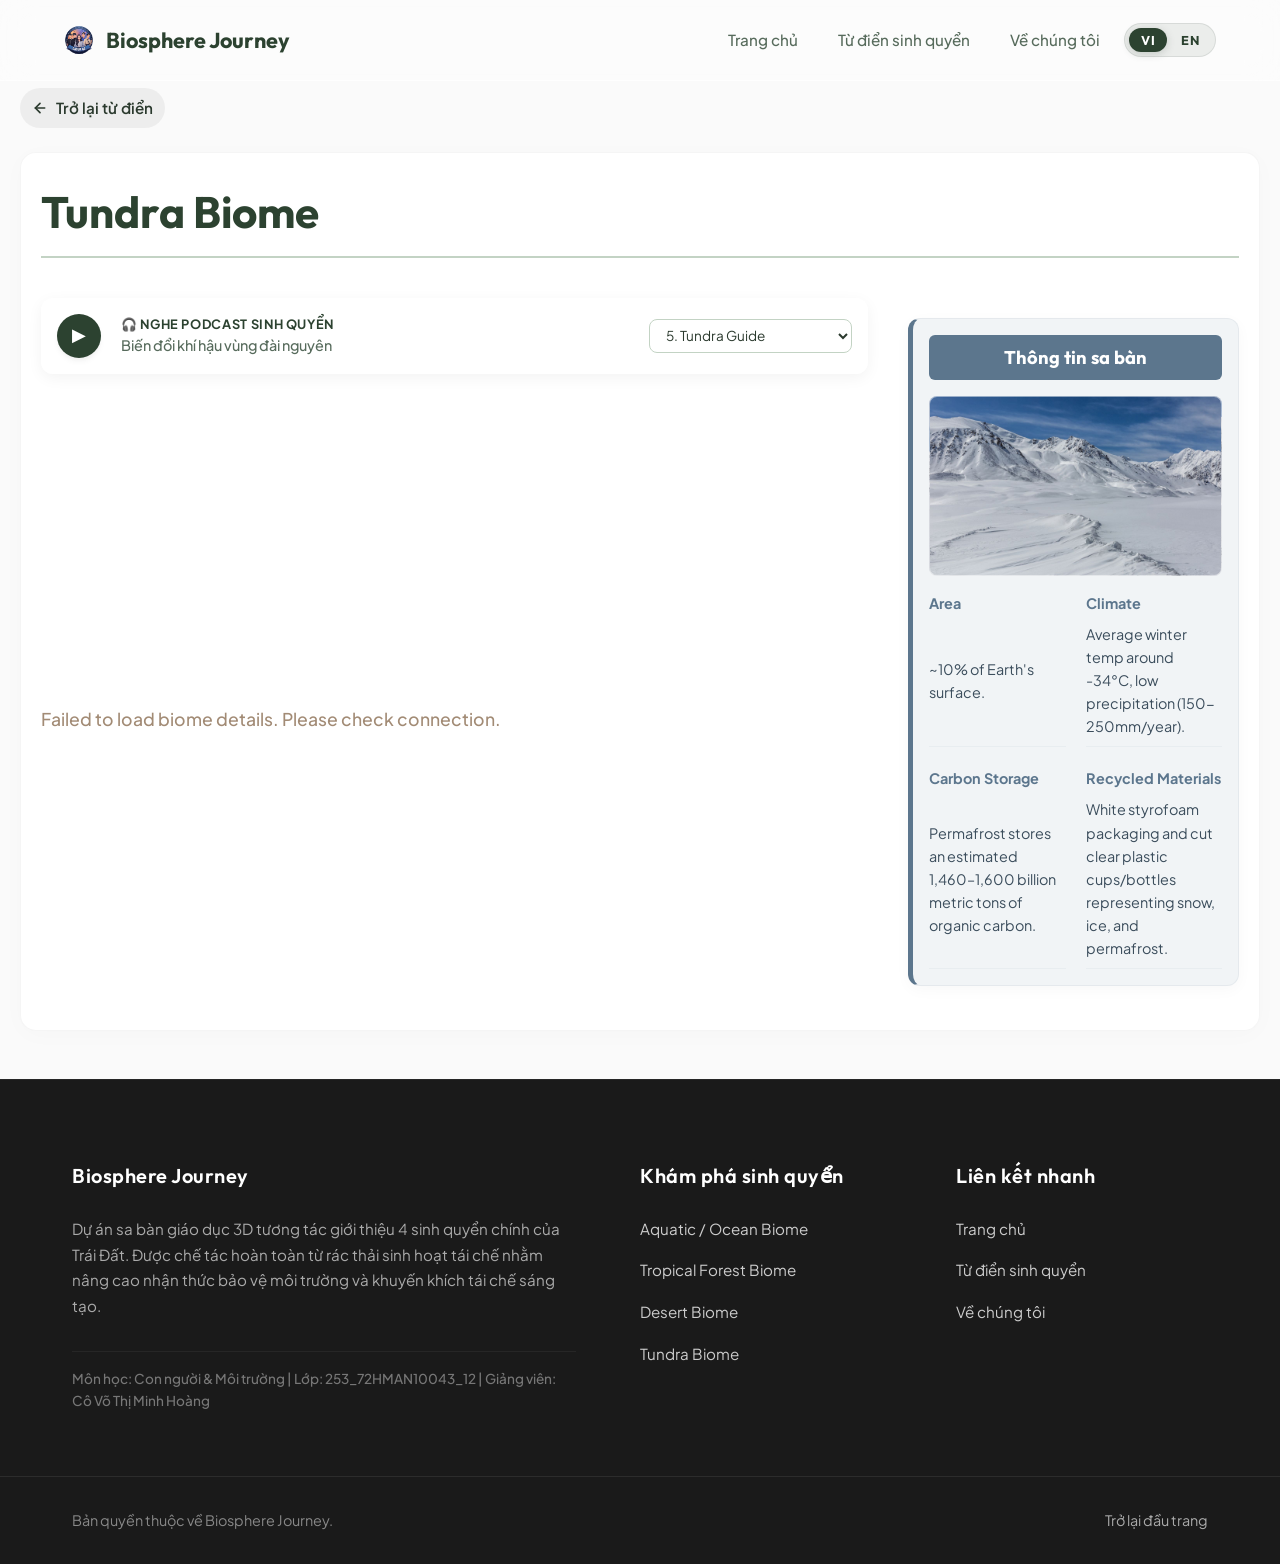
<file: tundra-mobile.html>
<!DOCTYPE html>
<html lang="en">

<head>
    <meta charset="UTF-8">
    <meta name="viewport" content="width=device-width, initial-scale=1.0, maximum-scale=1.0, user-scalable=no">
    <meta name="description" content="Learn about the Tundra Biome - Mobile version.">
    <title>Tundra Biome - Biosphere Encyclopedia</title>
    <!-- Google Fonts for premium typography -->
    <link rel="preconnect" href="https://fonts.googleapis.com">
    <link rel="preconnect" href="https://fonts.gstatic.com" crossorigin>
    <link
        href="https://fonts.googleapis.com/css2?family=Outfit:wght@300;400;500;600;700&family=Plus+Jakarta+Sans:wght@300;400;500;600;700&display=swap"
        rel="stylesheet">
    <link rel="stylesheet" href="tundra-mobile.css">
    <script src="i18n.js" defer></script>
    <script defer src="script.js"></script>
    <script>
        document.addEventListener('DOMContentLoaded', () => {
            const wikiContent = document.getElementById('wiki-content');
            if (!wikiContent) return;

            async function fetchWikipediaMobile(topic) {
                try {
                    let shadow = wikiContent.shadowRoot;
                    if (!shadow) {
                        shadow = wikiContent.attachShadow({ mode: 'open' });
                    }
                    const lang = window.getWikiLanguage ? window.getWikiLanguage() : 'vi';
                    const resolvedTopic = window.getTranslatedTopic ? window.getTranslatedTopic(topic) : topic;
                    const response = await fetch(`https://${lang}.wikipedia.org/w/api.php?action=parse&page=${encodeURIComponent(resolvedTopic)}&format=json&origin=*&disableeditsection=true`);
                    if (!response.ok) throw new Error('HTTP Error');
                    const data = await response.json();
                    if (data.parse && data.parse.text && data.parse.text['*']) {
                        // Create temporary div for content sanitisation
                        const tempDiv = document.createElement('div');
                        tempDiv.innerHTML = data.parse.text['*'];

                        // Remove citation brackets and references
                        tempDiv.querySelectorAll('.reference, .reflist, .refbegin, .reflist-talk').forEach(el => el.remove());

                        // Remove wiki edit links
                        tempDiv.querySelectorAll('.mw-editsection').forEach(el => el.remove());

                        // Remove empty paragraph elements to reduce dead spaces
                        tempDiv.querySelectorAll('p').forEach(p => {
                            if (p.textContent.trim() === '' && !p.querySelector('img') && !p.querySelector('iframe')) {
                                p.remove();
                            }
                        });
                        tempDiv.querySelectorAll('.mw-empty-elt').forEach(el => el.remove());

                        const shadowStyle = `
                            <style>
                                * {
                                    box-sizing: border-box !important;
                                    max-width: 100% !important;
                                }
                                img, figure, .thumb, .thumbinner, .tright, .tleft {
                                    width: 100% !important;
                                    max-width: 100% !important;
                                    height: auto !important;
                                    float: none !important;
                                    margin: 15px auto !important;
                                    object-fit: contain;
                                    border-radius: 8px;
                                }
                                table, .infobox {
                                    display: block !important;
                                    width: 100% !important;
                                    float: none !important;
                                    overflow-x: auto !important;
                                    -webkit-overflow-scrolling: touch;
                                    white-space: nowrap;
                                    margin-bottom: 20px !important;
                                }
                                .navbox, .ambox, .metadata, .editsection, .noprint, .magnify {
                                    display: none !important; /* Hide Wikipedia junk */
                                }
                                p, li {
                                    font-family: -apple-system, BlinkMacSystemFont, "Segoe UI", Roboto, sans-serif;
                                    font-size: 17px !important;
                                    line-height: 1.7 !important;
                                    color: #333333 !important;
                                    margin-bottom: 20px !important;
                                    white-space: normal;
                                }
                                a {
                                    color: #5c768d; /* matches --color-tundra-dark */
                                    text-decoration: underline;
                                }
                                h2 {
                                    font-family: 'Outfit', -apple-system, BlinkMacSystemFont, "Segoe UI", Roboto, sans-serif;
                                    font-size: 24px !important;
                                    margin-top: 35px !important;
                                    margin-bottom: 15px !important;
                                    color: #111 !important;
                                    border-bottom: 2px solid #5c768d; /* matches --color-tundra-dark */
                                    padding-bottom: 5px;
                                }
                                h3 {
                                    font-family: 'Outfit', -apple-system, BlinkMacSystemFont, "Segoe UI", Roboto, sans-serif;
                                    font-size: 20px !important;
                                    margin-top: 25px !important;
                                    margin-bottom: 10px !important;
                                    color: #222 !important;
                                }
                            </style>
                        `;
                        shadow.innerHTML = shadowStyle + tempDiv.innerHTML;
                    } else {
                        shadow.innerHTML = `<p>No information found for "${topic}".</p>`;
                    }
                } catch (error) {
                    console.error('Error fetching mobile Wiki data:', error);
                    const shadow = wikiContent.shadowRoot || wikiContent.attachShadow({ mode: 'open' });
                    shadow.innerHTML = `<p style="color: #a28b75; font-weight: 500;">Failed to load biome details. Please check connection.</p>`;
                }
            }
            fetchWikipediaMobile('Tundra');
            document.addEventListener('languageChanged', () => {
                fetchWikipediaMobile('Tundra');
            });
        });
    </script>
</head>

<body class="wiki-page">
    <!-- Top Header -->
    <header class="header">
        <div class="header-container">
            <a href="index.html" class="logo" id="header-logo">
                <img src="images/logo.png" alt="Biosphere Journey Logo" class="logo-img">
                <span class="logo-text">Biosphere Journey</span>
            </a>

            <!-- Mobile Menu Toggle -->
            <button class="nav-toggle" id="nav-toggle" aria-label="Toggle Navigation menu" aria-expanded="false">
                <span class="hamburger"></span>
            </button>

            <!-- Navigation Links -->
            <nav class="nav-menu" id="nav-menu">
                <ul>
                    <li><a href="index.html" class="nav-link" data-i18n="nav_home">Home</a></li>
                    <li><a href="dictionary.html" class="nav-link" data-i18n="nav_dictionary">Biomes dictionary</a></li>
                    <li><a href="about.html" class="nav-link" data-i18n="nav_about">About us</a></li>
                </ul>
                <!-- Language Switcher -->
            <div class="lang-switcher">
                <button class="lang-btn" data-lang="vi">VI</button>
                <button class="lang-btn" data-lang="en">EN</button>
            </div>
            </nav>

            
        </div>
    </header>

    <main class="container">
        <a href="dictionary.html" class="back-btn reveal-on-scroll">
            <svg width="16" height="16" viewBox="0 0 24 24" fill="none" stroke="currentColor" stroke-width="2.5"
                stroke-linecap="round" stroke-linejoin="round">
                <line x1="19" y1="12" x2="5" y2="12"></line>
                <polyline points="12 19 5 12 12 5"></polyline>
            </svg>
            <span data-i18n="back_to_dictionary">Back to Dictionary</span>
        </a>

        <div class="wiki-grid no-sidebar">
            <article class="wiki-main reveal-on-scroll delay-100">
                <h1 class="wiki-title">Tundra Biome</h1>

                <div class="desktop-wrapper">
                    <!-- Quick Facts / Recycled Materials Card -->
                    <aside class="wiki-infobox reveal-on-scroll delay-200">
                        <h2 class="infobox-title" data-i18n="infobox_title">Thông tin sa bàn</h2>
                        <div class="infobox-image" style="background-image: url('images/bac-cuc.jpg');"></div>
                        <div class="quick-facts-card">
                            <div class="fact-row">
                                <span class="fact-label">Area</span>
                                <span class="fact-value">~10% of Earth's surface.</span>
                            </div>
                            <div class="fact-row">
                                <span class="fact-label">Climate</span>
                                <span class="fact-value">Average winter temp around -34°C, low precipitation
                                    (150-250mm/year).</span>
                            </div>
                            <div class="fact-row">
                                <span class="fact-label">Carbon Storage</span>
                                <span class="fact-value">Permafrost stores an estimated 1,460–1,600 billion metric tons
                                    of organic carbon.</span>
                            </div>
                            <div class="fact-row">
                                <span class="fact-label">Recycled Materials</span>
                                <span class="fact-value">White styrofoam packaging and cut clear plastic cups/bottles
                                    representing snow, ice, and permafrost.</span>
                            </div>
                        </div>
                    </aside>

                    <!-- Embedded Audio Player -->
                    <div class="podcast-player" id="podcast-player">
                        <div class="player-container">
                            <button class="player-btn" id="podcast-play-btn" aria-label="Play Podcast">
                                <span class="play-icon">▶</span>
                            </button>
                            <div class="player-info">
                                <span class="player-title"><span class="player-title" data-i18n="listen_podcast">🎧 Listen to the Tundra Podcast</span></span>
                                <span class="player-track"><span class="player-track" data-i18n="track_tundra">Frozen Tundra Adaptations</span></span>
                            </div>
                            <div class="player-controls">
                                <select id="podcast-track-select" class="track-select">
                                    <option value="tundra" selected>5. Tundra Guide</option>
                                    <option value="ocean">1. <span class="player-track" data-i18n="track_ocean">Aquatic / Ocean Guide</span></option>
                                    <option value="forest">2. Tropical Forest Guide</option>
                                    <option value="desert">3. Desert Guide</option>
                                </select>
                                <audio id="podcast-audio" src="assets/audio/tundra.m4a"></audio>
                            </div>
                        </div>
                    </div>

                    <div id="wiki-content" class="wiki-body">
                        <div class="spinner-container" id="wiki-spinner">
                            <div class="spinner"></div>
                        </div>
                    </div>
                </div>
            </article>
        </div>
    </main>

    <!-- Footer -->
    <footer class="site-footer" id="footer">
        <div class="footer-grid-container">
            <!-- Column 1: About the Project -->
            <div class="footer-column footer-about">
                <h4 class="footer-title">Biosphere Journey</h4>
                <p class="footer-desc" data-i18n="footer_desc">An interactive 3D educational diorama showcasing Earth's 4 major biomes.
                    Handcrafted entirely from household recycled waste to raise environmental awareness and promote
                    creative upcycling.</p>
                <p class="footer-academic-info" data-i18n="footer_academic">Course: Human and Environment | Class: 253_72HMAN10043_12 | Lecturer:
                    Dr. Võ Thị Minh Hoàng</p>
            </div>

            <!-- Column 2: Explore Biomes -->
            <div class="footer-column footer-nav">
                <h4 class="footer-title" data-i18n="footer_explore">Explore Biomes</h4>
                <ul class="footer-links">
                    <li><a href="ocean.html">Aquatic / Ocean Biome</a></li>
                    <li><a href="forest.html">Tropical Forest Biome</a></li>
                    <li><a href="desert.html">Desert Biome</a></li>
                    <li><a href="tundra.html">Tundra Biome</a></li>
                </ul>
            </div>

            <!-- Column 3: Quick Links -->
            <div class="footer-column footer-nav">
                <h4 class="footer-title" data-i18n="footer_quick">Quick Links</h4>
                <ul class="footer-links">
                    <li><a href="index.html" data-i18n="nav_home">Home Page</a></li>
                    <li><a href="dictionary.html" data-i18n="nav_dictionary">Biomes Dictionary</a></li>
                    <li><a href="about.html" data-i18n="nav_about">About Us</a></li>
                </ul>
            </div>
        </div>

        <!-- Bottom Bar -->
        <div class="footer-bottom">
            <div class="footer-bottom-container">
                <span class="copyright-text" data-i18n="footer_copyright">&copy; 2026 Biosphere Journey. All rights reserved.</span>
                <a href="#top" class="back-to-top" data-i18n="footer_back_to_top">↑ Back to Top</a>
            </div>
        </div>
    </footer>
</body>

</html>
</file>
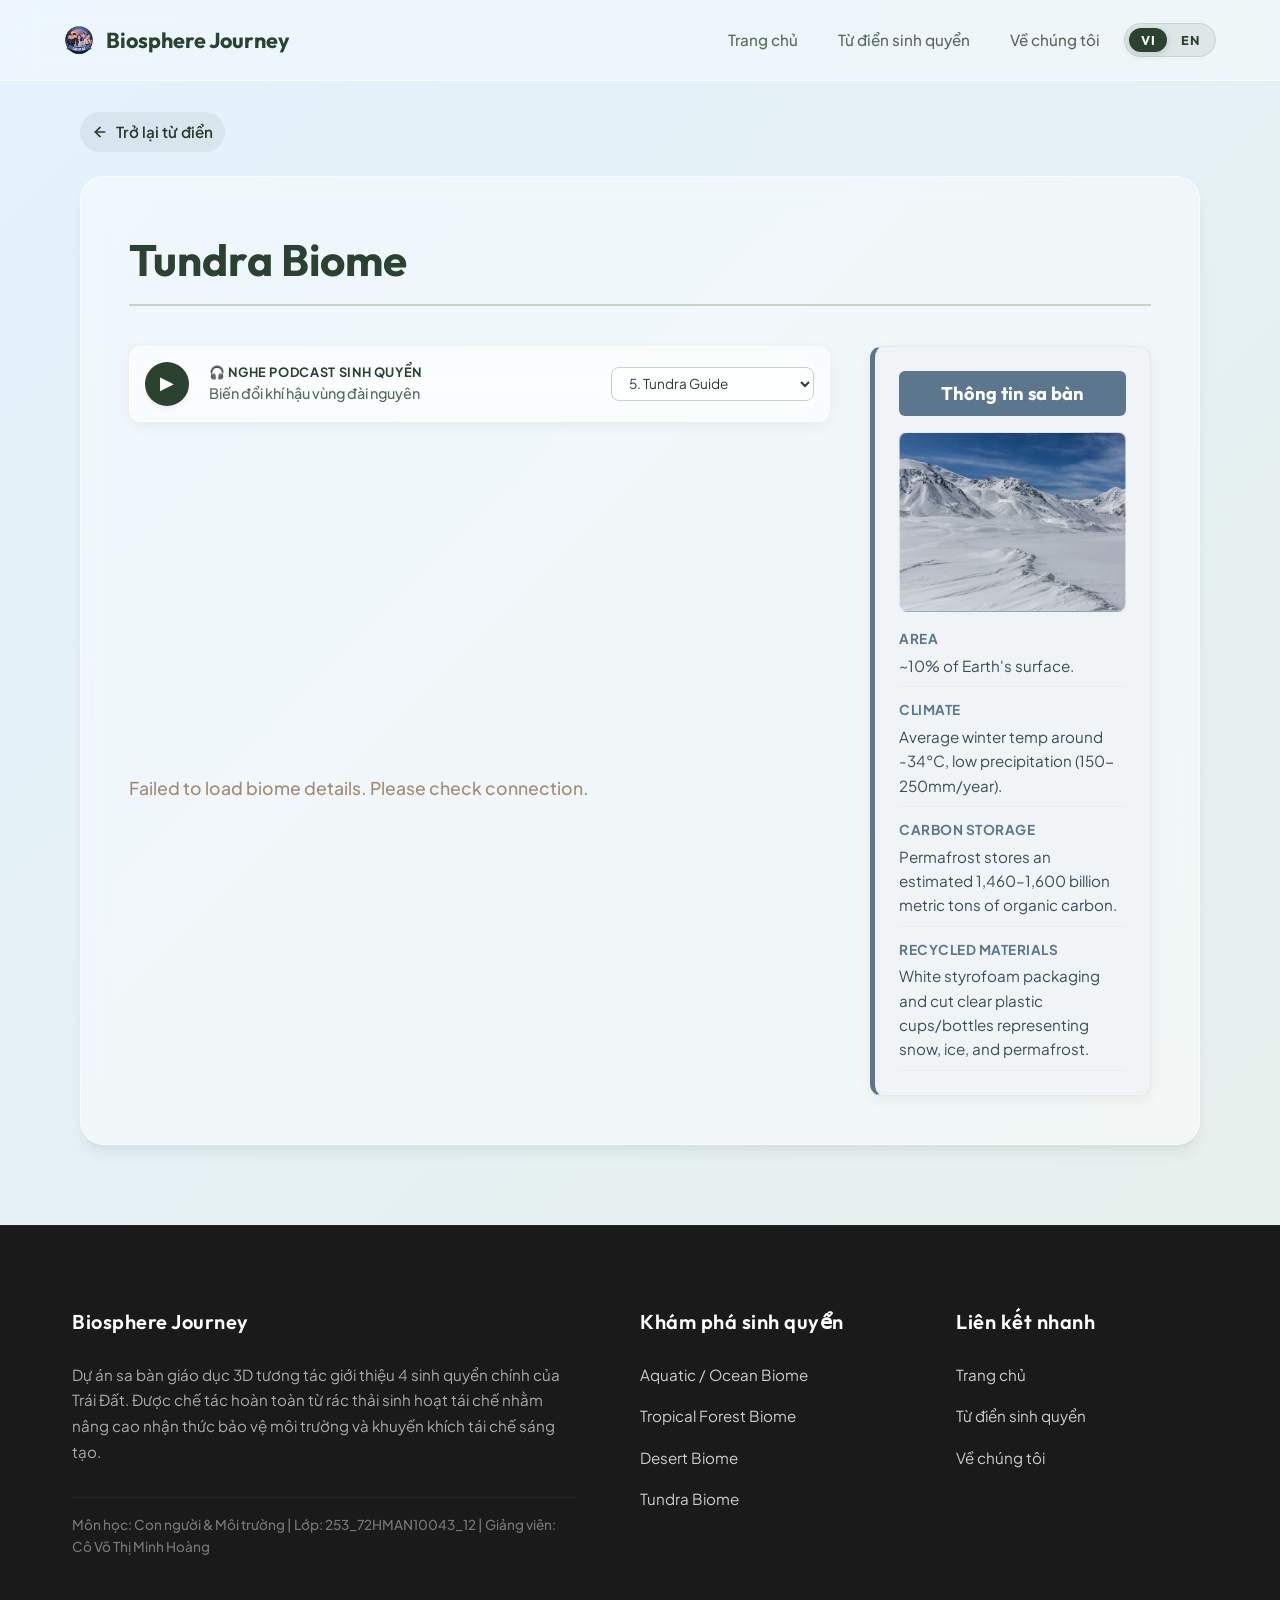
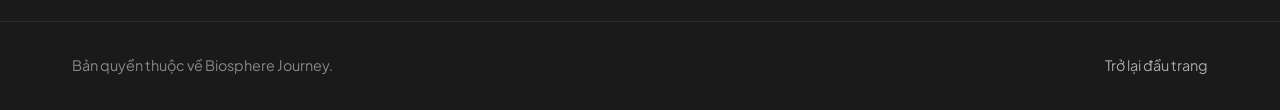
<file: tundra.html>
<!DOCTYPE html>
<html lang="en">
<head>
    <meta charset="UTF-8">
    <title>Redirecting...</title>
    <script>
        (function() {
            // Adaptive Device/Width Routing
            const isMobileDevice = /Android|webOS|iPhone|iPad|iPod|BlackBerry|IEMobile|Opera Mini/i.test(navigator.userAgent);
            const isSmallScreen = window.innerWidth <= 768;
            
            if (isMobileDevice || isSmallScreen) {
                window.location.replace("tundra-mobile.html");
            } else {
                window.location.replace("tundra-desktop.html");
            }
        })();
    </script>
</head>
<body>
    <p>If you are not redirected automatically, please select: 
        <a href="tundra-mobile.html">Mobile Version</a> or 
        <a href="tundra-desktop.html">Desktop Version</a>.
    </p>
</body>
</html>
</file>
<file: style.css>
/* ==========================================================================
   BIOSPHERE JOURNEY - HOMEPAGE DESIGN SYSTEM & VARIABLES
   ========================================================================== */

:root {
    /* Color Palette - Pastel, Neutral, Nature-Inspired */
    --color-sage-light: #e8efe9;
    --color-sage: #c3d3c4;
    --color-sage-dark: #7a927c;
    --color-sky-light: #e3f2fd;
    --color-sky: #b3d7f2;
    --color-sky-dark: #6fa4d6;
    --color-earth-light: #f5efe6;
    --color-earth: #dfd3c3;
    --color-earth-dark: #a28b75;
    --color-forest-dark: #2c4230;

    /* Text Colors */
    --text-primary: #2b3a2e;
    --text-secondary: #576b5c;
    --text-muted: #7d9082;
    --text-light: #ffffff;

    /* Layout & Component Styling */
    --font-heading: 'Outfit', -apple-system, BlinkMacSystemFont, "Segoe UI", Roboto, sans-serif;
    --font-body: 'Plus Jakarta Sans', -apple-system, BlinkMacSystemFont, "Segoe UI", Roboto, sans-serif;
    --border-radius-sm: 8px;
    --border-radius-md: 16px;
    --border-radius-lg: 24px;
    --border-radius-full: 9999px;
    --shadow-sm: 0 4px 6px -1px rgba(0, 0, 0, 0.05), 0 2px 4px -1px rgba(0, 0, 0, 0.03);
    --shadow-md: 0 10px 15px -3px rgba(44, 66, 48, 0.08), 0 4px 6px -2px rgba(44, 66, 48, 0.04);
    --shadow-lg: 0 20px 25px -5px rgba(44, 66, 48, 0.12), 0 10px 10px -5px rgba(44, 66, 48, 0.06);
    --glass-bg: rgba(255, 255, 255, 0.45);
    --glass-border: rgba(255, 255, 255, 0.5);

    /* Transitions */
    --transition-smooth: all 0.4s cubic-bezier(0.16, 1, 0.3, 1);
}

/* ==========================================================================
   BASE STYLES & RESET
   ========================================================================== */

* {
    margin: 0;
    padding: 0;
    box-sizing: border-box;
}

html {
    scroll-behavior: smooth;
    font-size: 16px;
    overflow-x: hidden;
}

body {
    font-family: var(--font-body);
    color: var(--text-primary);
    line-height: 1.6;
    overflow-x: hidden;
    min-height: 100vh;

    /* Dynamic Moving Gradient Background */
    background: linear-gradient(-45deg,
            var(--color-sage-light),
            var(--color-sky-light),
            var(--color-earth-light),
            var(--color-sage-light),
            var(--color-sky-light));
    background-size: 400% 400%;
    animation: movingGradient 20s ease infinite;
}

/* Moving Background Animation */
@keyframes movingGradient {
    0% {
        background-position: 0% 50%;
    }

    50% {
        background-position: 100% 50%;
    }

    100% {
        background-position: 0% 50%;
    }
}

a {
    text-decoration: none;
    color: inherit;
    transition: var(--transition-smooth);
}

/* ==========================================================================
   SCROLL REVEAL UTILITIES
   ========================================================================== */

@keyframes fadeInUp {
    from {
        opacity: 0;
        transform: translateY(25px);
    }

    to {
        opacity: 1;
        transform: translateY(0);
    }
}

@keyframes fadeInDown {
    from {
        opacity: 0;
        transform: translateY(-20px);
    }

    to {
        opacity: 1;
        transform: translateY(0);
    }
}

.reveal-on-scroll {
    opacity: 0;
    transform: translateY(30px);
    transition: opacity 0.8s cubic-bezier(0.16, 1, 0.3, 1),
        transform 0.8s cubic-bezier(0.16, 1, 0.3, 1);
}

.reveal-on-scroll.active {
    opacity: 1;
    transform: translateY(0);
}

.delay-100 {
    transition-delay: 100ms;
}

.delay-200 {
    transition-delay: 200ms;
}

.delay-300 {
    transition-delay: 300ms;
}

.delay-400 {
    transition-delay: 400ms;
}

/* ==========================================================================
   HEADER & NAVIGATION
   ========================================================================== */

.header {
    position: fixed;
    top: 0;
    left: 0;
    width: 100%;
    z-index: 1000;
    background: rgba(255, 255, 255, 0.35);
    backdrop-filter: blur(16px);
    -webkit-backdrop-filter: blur(16px);
    border-bottom: 1px solid var(--glass-border);
    transition: var(--transition-smooth);
    animation: fadeInDown 0.8s cubic-bezier(0.16, 1, 0.3, 1) both;
}

.header-container {
    max-width: 1200px;
    margin: 0 auto;
    padding: 1.25rem 1.5rem;
    display: flex;
    justify-content: space-between;
    align-items: center;
}

.logo {
    display: flex !important;
    align-items: center !important;
    gap: 12px !important;
    font-family: var(--font-heading) !important;
    font-weight: 700 !important;
    font-size: 1.35rem !important;
    color: var(--color-forest-dark) !important;
    text-decoration: none !important;
}

.logo-img {
    height: 40px !important;
    width: auto !important;
    object-fit: contain !important;
}

.nav-menu {
    display: flex !important;
    align-items: center !important;
}

.nav-menu ul {
    list-style: none;
    display: flex;
    gap: 2rem;
}

/* Sleek Pill-shaped Language Switcher */
.lang-switcher {
    display: flex !important;
    align-items: center !important;
    background: rgba(44, 66, 48, 0.08) !important;
    padding: 4px !important;
    border-radius: 30px !important;
    border: 1px solid rgba(44, 66, 48, 0.1) !important;
    gap: 2px !important;
    margin-left: 20px !important;
    transition: all 0.3s ease !important;
    z-index: 1000;
}

.lang-btn {
    background: transparent !important;
    border: none !important;
    color: var(--color-forest-dark, #2c4230) !important;
    font-family: var(--font-heading) !important;
    font-size: 0.8rem !important;
    font-weight: 700 !important;
    padding: 6px 12px !important;
    border-radius: 20px !important;
    cursor: pointer !important;
    transition: all 0.3s ease !important;
    letter-spacing: 0.5px !important;
    line-height: 1 !important;
    min-height: auto !important;
}

.lang-btn.active {
    background: var(--color-forest-dark, #2c4230) !important;
    color: #ffffff !important;
    box-shadow: 0 2px 8px rgba(44, 66, 48, 0.2) !important;
}

.lang-btn:hover:not(.active) {
    background: rgba(44, 66, 48, 0.05) !important;
}

.nav-link {
    font-weight: 500;
    font-size: 0.95rem;
    color: var(--text-secondary);
    padding: 0.5rem 0.25rem;
    position: relative;
}

/* Nav Link Underline Hover */
.nav-link::after {
    content: '';
    position: absolute;
    bottom: 0;
    left: 0;
    width: 0;
    height: 2px;
    background-color: var(--color-sage-dark);
    transition: var(--transition-smooth);
}

@media (hover: hover) {
    .nav-link:hover {
        color: var(--color-forest-dark);
    }

    .nav-link:hover::after {
        width: 100%;
    }
}

.nav-link.active {
    color: var(--color-forest-dark);
    font-weight: 600;
}

.nav-link.active::after {
    width: 100%;
}

/* Hamburger Icon for Mobile */
.nav-toggle {
    display: none;
    background: transparent;
    border: none;
    cursor: pointer;
    padding: 0.5rem;
    z-index: 1100;
    /* Touch Target */
    min-width: 44px;
    min-height: 44px;
    align-items: center;
    justify-content: center;
}

.hamburger {
    display: block;
    width: 24px;
    height: 2px;
    background: var(--color-forest-dark);
    position: relative;
    transition: var(--transition-smooth);
}

.hamburger::before,
.hamburger::after {
    content: '';
    position: absolute;
    width: 24px;
    height: 2px;
    background: var(--color-forest-dark);
    transition: var(--transition-smooth);
}

.hamburger::before {
    top: -6px;
}

.hamburger::after {
    bottom: -6px;
}

/* Hamburger Active State */
.nav-toggle[aria-expanded="true"] .hamburger {
    background: transparent;
}

.nav-toggle[aria-expanded="true"] .hamburger::before {
    transform: rotate(45deg);
    top: 0;
}

.nav-toggle[aria-expanded="true"] .hamburger::after {
    transform: rotate(-45deg);
    bottom: 0;
}

/* ==========================================================================
   HERO SECTION
   ========================================================================== */

.hero-section {
    padding: 10rem 1.5rem 6rem 1.5rem;
    min-height: 90vh;
    display: flex;
    align-items: center;
    justify-content: center;
}

.hero-container {
    max-width: 1200px;
    margin: 0 auto;
    display: grid;
    grid-template-columns: 1.1fr 0.9fr;
    gap: 4rem;
    align-items: center;
}

.hero-content {
    display: flex;
    flex-direction: column;
    align-items: flex-start;
    animation: fadeInUp 0.8s cubic-bezier(0.16, 1, 0.3, 1) both;
    animation-delay: 0.15s;
}

.hero-badge {
    background-color: rgba(195, 211, 196, 0.4);
    border: 1px solid rgba(122, 146, 124, 0.3);
    color: var(--color-forest-dark);
    font-weight: 600;
    font-size: 0.8rem;
    letter-spacing: 0.05em;
    text-transform: uppercase;
    padding: 0.4rem 1rem;
    border-radius: var(--border-radius-full);
    margin-bottom: 1.5rem;
}

.hero-title {
    font-family: var(--font-heading);
    font-weight: 700;
    font-size: 4rem;
    line-height: 1.1;
    color: var(--color-forest-dark);
    margin-bottom: 1.5rem;
    letter-spacing: -0.02em;
}

.hero-description {
    font-size: 1.15rem;
    color: var(--text-secondary);
    margin-bottom: 2.5rem;
    max-width: 580px;
}

.hero-description strong {
    color: var(--color-forest-dark);
}

.hero-actions {
    display: flex;
    gap: 1rem;
    flex-wrap: wrap;
}

/* Button Styling */
.btn {
    display: inline-flex;
    align-items: center;
    justify-content: center;
    font-family: var(--font-body);
    font-weight: 600;
    font-size: 0.95rem;
    padding: 0.85rem 1.8rem;
    border-radius: var(--border-radius-md);
    cursor: pointer;
    min-height: 48px;
    /* Touch Target minimum */
    transition: var(--transition-smooth);
}

.btn-primary {
    background-color: var(--color-forest-dark);
    color: var(--text-light);
    border: 1px solid var(--color-forest-dark);
    box-shadow: var(--shadow-sm);
}

@media (hover: hover) {
    .btn-primary:hover {
        background-color: #1a2a1e;
        border-color: #1a2a1e;
        transform: translateY(-2px);
        box-shadow: var(--shadow-md);
    }
}

.btn-secondary {
    background-color: var(--glass-bg);
    color: var(--color-forest-dark);
    border: 1px solid var(--glass-border);
    backdrop-filter: blur(8px);
}

@media (hover: hover) {
    .btn-secondary:hover {
        background-color: rgba(255, 255, 255, 0.6);
        border-color: var(--color-sage-dark);
        transform: translateY(-2px);
        box-shadow: var(--shadow-sm);
    }
}

/* Visual Placeholder for Diorama */
.hero-visual {
    display: flex;
    justify-content: center;
    align-items: center;
    animation: fadeInUp 0.8s cubic-bezier(0.16, 1, 0.3, 1) both;
    animation-delay: 0.3s;
}

.image-card-wrapper {
    position: relative;
    width: 100%;
    max-width: 460px;
}

/* Background aesthetic ring */
.image-card-wrapper::before {
    content: '';
    position: absolute;
    top: -20px;
    right: -20px;
    width: 100%;
    height: 100%;
    border: 2px dashed rgba(122, 146, 124, 0.4);
    border-radius: var(--border-radius-lg);
    z-index: -1;
    pointer-events: none;
}

.image-card {
    position: relative;
    background: var(--glass-bg);
    border: 1px solid var(--glass-border);
    border-radius: var(--border-radius-lg);
    padding: 1rem;
    box-shadow: var(--shadow-lg);
    backdrop-filter: blur(12px);
    -webkit-backdrop-filter: blur(12px);
    transition: var(--transition-smooth);
    overflow: hidden;
}

@media (hover: hover) {
    .image-card:hover {
        transform: translateY(-5px) rotate(1deg);
        box-shadow: 0 30px 40px -10px rgba(44, 66, 48, 0.18);
    }
}

.diorama-img {
    width: 100%;
    height: auto;
    aspect-ratio: 1 / 1;
    object-fit: cover;
    border-radius: calc(var(--border-radius-lg) - 8px);
    display: block;
}

.image-overlay {
    position: absolute;
    bottom: 2rem;
    left: 2rem;
    right: 2rem;
    background: rgba(44, 66, 48, 0.85);
    backdrop-filter: blur(12px);
    -webkit-backdrop-filter: blur(12px);
    border: 1px solid rgba(255, 255, 255, 0.15);
    color: var(--text-light);
    padding: 0.75rem 1.25rem;
    border-radius: var(--border-radius-md);
    text-align: center;
    font-size: 0.9rem;
    font-weight: 500;
    box-shadow: var(--shadow-md);
}

/* ==========================================================================
   BIOMES INFO DIVIDER SECTION
   ========================================================================== */

/* ==========================================================================
   BIOMES BENTO GRID SECTION
   ========================================================================== */

.biomes-section {
    padding: 8rem 1.5rem;
}

.biomes-container {
    max-width: 1200px;
    margin: 0 auto;
}

.bento-grid {
    display: grid;
    grid-template-columns: repeat(2, 1fr);
    grid-auto-rows: 300px;
    gap: 1.5rem;
}

.bento-card {
    position: relative;
    border-radius: var(--border-radius-lg);
    overflow: hidden;
    display: flex;
    align-items: flex-end;
    text-decoration: none;
    box-shadow: var(--shadow-md);
    transition: var(--transition-smooth);
    border: 1px solid var(--glass-border);
}

.bento-card-bg {
    position: absolute;
    top: 0;
    left: 0;
    width: 100%;
    height: 100%;
    background-size: cover;
    background-position: center;
    transition: transform 0.6s cubic-bezier(0.16, 1, 0.3, 1);
    z-index: 1;
}

.bento-card-bg img {
    width: 100% !important;
    height: 100% !important;
    object-fit: cover !important;
    display: block !important;
}

/* Linear overlay gradient for readability */
.bento-card::after {
    content: '';
    position: absolute;
    top: 0;
    left: 0;
    width: 100%;
    height: 100%;
    background: linear-gradient(to top, rgba(0, 0, 0, 0.85) 0%, rgba(0, 0, 0, 0.4) 50%, rgba(0, 0, 0, 0.15) 100%);
    z-index: 2;
    transition: var(--transition-smooth);
}

.bento-card-content {
    position: relative;
    z-index: 3;
    padding: 2rem;
    color: var(--text-light);
    width: 100%;
    transform: translateY(10px);
    transition: var(--transition-smooth);
}

.bento-card h3 {
    font-family: var(--font-heading);
    font-size: 1.6rem;
    font-weight: 700;
    margin-bottom: 0.5rem;
    color: #ffffff;
    text-shadow: 0 2px 4px rgba(0, 0, 0, 0.4);
}

.bento-card p {
    font-size: 0.95rem;
    line-height: 1.5;
    opacity: 0.85;
    margin-bottom: 1rem;
    max-width: 480px;
    text-shadow: 0 1px 2px rgba(0, 0, 0, 0.4);
}

.explore-tag {
    font-size: 0.85rem;
    font-weight: 600;
    text-transform: uppercase;
    letter-spacing: 0.05em;
    color: var(--color-sky);
    opacity: 0;
    transform: translateX(-10px);
    display: inline-block;
    transition: var(--transition-smooth);
}

/* Hover effects */
@media (hover: hover) {
    .bento-card:hover {
        transform: translateY(-5px);
        box-shadow: var(--shadow-lg);
        border-color: rgba(255, 255, 255, 0.4);
    }

    .bento-card:hover .bento-card-bg {
        transform: scale(1.05);
    }

    .bento-card:hover::after {
        background: linear-gradient(to top, rgba(0, 0, 0, 0.9) 0%, rgba(0, 0, 0, 0.5) 60%, rgba(0, 0, 0, 0.25) 100%);
    }

    .bento-card:hover .bento-card-content {
        transform: translateY(0);
    }

    .bento-card:hover .explore-tag {
        opacity: 1;
        transform: translateX(0);
    }
}

/* Bento card sizing and background images */
.bento-ocean {
    grid-column: span 2;
}

.bento-ocean .bento-card-bg {
    background-image: url('https://images.unsplash.com/photo-1507525428034-b723cf961d3e?auto=format&fit=crop&w=1200&q=80');
}

.bento-forest {
    grid-column: span 1;
    grid-row: span 2;
}

.bento-forest .bento-card-bg {
    background-image: url('https://images.unsplash.com/photo-1511497584788-876760111969?auto=format&fit=crop&w=1200&q=80');
}

.bento-desert {
    grid-column: span 1;
}

.bento-desert .bento-card-bg {
    background-image: url('https://images.unsplash.com/photo-1509316975850-ff9c5deb0cd9?auto=format&fit=crop&w=800&q=80');
}

.bento-tundra {
    grid-column: span 1;
}

.bento-tundra .bento-card-bg {
    background-image: url('https://images.unsplash.com/photo-1517783999520-f068d7431a60?auto=format&fit=crop&w=1200&q=80');
}

/* ==========================================================================
   TEAM SECTION
   ========================================================================== */

.team-section {
    padding: 60px 15px !important;
    text-align: center !important;
}

.team-container {
    max-width: 1200px;
    margin: 0 auto;
}

.team-grid {
    display: flex !important;
    flex-wrap: wrap !important;
    justify-content: center !important;
    /* Centers the bottom 2 cards */
    gap: 30px !important;
    max-width: 1100px !important;
    margin: 0 auto !important;
    margin-top: 3rem !important;
}

.team-card {
    flex: 1 1 300px !important;
    /* Allows cards to grow and shrink, base width 300px */
    max-width: 320px !important;
    /* Prevents cards from becoming too wide */
    background: var(--card-bg, #ffffff) !important;
    border: 1px solid rgba(0, 0, 0, 0.05) !important;
    border-radius: 16px !important;
    padding: 25px 20px !important;
    box-shadow: 0 10px 30px rgba(0, 0, 0, 0.05) !important;
    transition: transform 0.3s ease, box-shadow 0.3s ease !important;
    display: flex !important;
    flex-direction: column !important;
    align-items: center !important;
    text-align: center !important;
}

.team-card:hover {
    transform: translateY(-8px) !important;
    box-shadow: 0 15px 40px rgba(0, 0, 0, 0.1) !important;
}

.team-img-wrapper {
    width: 120px;
    height: 120px;
    overflow: hidden;
    border-radius: 50%;
    margin-bottom: 15px;
}

.team-img-wrapper img {
    width: 120px !important;
    height: 120px !important;
    object-fit: cover !important;
    border-radius: 50% !important;
    margin-bottom: 15px !important;
    border: 3px solid var(--accent-color, #7a927c) !important;
}

.member-name {
    font-family: var(--font-heading) !important;
    font-size: 1.25rem !important;
    font-weight: 700 !important;
    color: var(--color-forest-dark) !important;
    margin: 5px 0 3px 0 !important;
}

.member-role {
    font-size: 0.9rem !important;
    font-weight: 700 !important;
    color: var(--color-earth-dark, #a8763e) !important;
    margin-bottom: 8px !important;
    text-transform: none !important;
}

.member-id {
    font-size: 0.85rem !important;
    color: var(--text-secondary, #666666) !important;
    margin-bottom: 12px !important;
    font-weight: 500;
}

.member-email {
    font-size: 0.85rem !important;
    color: var(--color-sky-dark, #3b5c7d) !important;
    text-decoration: underline !important;
    transition: color 0.2s ease;
    word-break: break-all;
}

.member-email:hover {
    color: var(--color-forest-dark) !important;
}

/* Home Summary Section Styles */
.home-summary-section {
    padding: 60px 15px !important;
    background-color: #fafafa !important;
    text-align: center !important;
}

.team-summary-row {
    display: flex !important;
    flex-wrap: wrap !important;
    justify-content: center !important;
    gap: 20px !important;
    margin-top: 3rem !important;
    margin-bottom: 50px !important;
}

.team-summary-card {
    background: var(--card-bg, #ffffff) !important;
    border: 1px solid rgba(0, 0, 0, 0.05) !important;
    border-radius: 12px !important;
    padding: 20px 15px !important;
    box-shadow: 0 4px 15px rgba(0, 0, 0, 0.03) !important;
    transition: transform 0.3s ease, box-shadow 0.3s ease !important;
    display: flex !important;
    flex-direction: column !important;
    align-items: center !important;
    text-align: center !important;
    flex: 1 1 200px !important;
    max-width: 220px !important;
}

.team-summary-card:hover {
    transform: translateY(-5px) !important;
    box-shadow: 0 10px 25px rgba(0, 0, 0, 0.06) !important;
}

.team-summary-img-wrapper {
    width: 80px !important;
    height: 80px !important;
    overflow: hidden !important;
    border-radius: 50% !important;
    margin-bottom: 12px !important;
}

.team-summary-img-wrapper img {
    width: 80px !important;
    height: 80px !important;
    object-fit: cover !important;
    border-radius: 50% !important;
    border: 2px solid var(--accent-color, #7a927c) !important;
}

.team-summary-name {
    font-family: var(--font-heading) !important;
    font-size: 1.1rem !important;
    font-weight: 700 !important;
    color: var(--color-forest-dark) !important;
    margin: 5px 0 3px 0 !important;
}

.team-summary-role {
    font-size: 0.85rem !important;
    font-weight: 600 !important;
    color: var(--color-earth-dark, #a8763e) !important;
    margin: 0 !important;
}

/* Making Process Summary Grid */
.process-summary-gallery {
    display: grid !important;
    grid-template-columns: repeat(auto-fit, minmax(200px, 1fr)) !important;
    gap: 20px !important;
    margin-top: 3rem !important;
    max-width: 1100px !important;
    margin-left: auto !important;
    margin-right: auto !important;
    margin-bottom: 40px !important;
}

.process-summary-card {
    background: #ffffff !important;
    border-radius: 12px !important;
    overflow: hidden !important;
    box-shadow: 0 4px 15px rgba(0, 0, 0, 0.04) !important;
    border: 1px solid rgba(0, 0, 0, 0.05) !important;
    transition: transform 0.3s ease, box-shadow 0.3s ease !important;
    display: flex !important;
    flex-direction: column !important;
}

.process-summary-card:hover {
    transform: translateY(-5px) !important;
    box-shadow: 0 10px 25px rgba(0, 0, 0, 0.08) !important;
}

.process-summary-img-wrapper {
    width: 100% !important;
    aspect-ratio: 4/3 !important;
    overflow: hidden !important;
}

.process-summary-img-wrapper img {
    width: 100% !important;
    height: 100% !important;
    object-fit: cover !important;
    transition: transform 0.3s ease !important;
}

.process-summary-card:hover .process-summary-img-wrapper img {
    transform: scale(1.03) !important;
}

.process-summary-card p {
    font-size: 0.9rem !important;
    font-weight: 700 !important;
    color: var(--color-forest-dark) !important;
    padding: 15px 10px !important;
    margin: 0 !important;
    text-align: center !important;
}

/* Sleek Pill-shaped primary button */
.btn-primary {
    display: inline-block !important;
    background-color: var(--color-forest-dark) !important;
    color: #ffffff !important;
    padding: 12px 28px !important;
    font-family: var(--font-body) !important;
    font-size: 0.95rem !important;
    font-weight: 700 !important;
    border-radius: 50px !important;
    box-shadow: 0 4px 15px rgba(44, 66, 48, 0.25) !important;
    transition: transform 0.25s ease, box-shadow 0.25s ease, background-color 0.25s ease !important;
    text-decoration: none !important;
}

.btn-primary:hover {
    transform: translateY(-3px) !important;
    background-color: #1a2a1e !important;
    box-shadow: 0 6px 20px rgba(44, 66, 48, 0.35) !important;
}

/* Expanded About Us Section Styles */
.about-section {
    padding: 80px 15px !important;
    background-color: #fafafa !important;
}

/* Part 1: Course Info Card */
.course-info-card {
    background: #ffffff !important;
    border-radius: 16px !important;
    padding: 40px 30px !important;
    box-shadow: 0 10px 30px rgba(0, 0, 0, 0.03) !important;
    border: 1px solid rgba(0, 0, 0, 0.05) !important;
    max-width: 1100px !important;
    margin: 0 auto 50px auto !important;
    text-align: center !important;
}

.about-hero-logo {
    height: 90px !important;
    width: auto !important;
    object-fit: contain !important;
    display: block !important;
    margin: 0 auto 20px auto !important;
}

.course-title {
    font-family: var(--font-heading) !important;
    font-size: 2rem !important;
    color: var(--color-forest-dark) !important;
    margin-bottom: 8px !important;
    line-height: 1.3 !important;
}

.course-subtitle-highlight {
    color: var(--color-earth-dark, #a8763e) !important;
    font-weight: 700 !important;
}

.instructor-name {
    font-size: 1.1rem !important;
    font-weight: 600 !important;
    color: var(--color-sky-dark, #3b5c7d) !important;
    margin-bottom: 20px !important;
}

.course-description {
    font-size: 1rem !important;
    line-height: 1.7 !important;
    color: var(--text-secondary, #666666) !important;
    max-width: 850px !important;
    margin: 0 auto !important;
}

/* Part 2 Header */
.team-section-header {
    text-align: center !important;
    max-width: 600px !important;
    margin: 0 auto 30px auto !important;
}

.section-badge {
    color: var(--color-earth-dark);
    font-weight: 700;
    font-size: 0.8rem;
    letter-spacing: 0.05em;
    text-transform: uppercase;
    margin-bottom: 0.75rem;
    display: inline-block;
}

.section-title {
    font-family: var(--font-heading);
    font-size: 2.5rem;
    color: var(--color-forest-dark);
    margin-bottom: 1rem;
}

.section-subtitle {
    color: var(--text-secondary);
    font-size: 1.05rem;
}

/* Part 3: The Making Process Gallery */
.process-section {
    margin-top: 80px !important;
    text-align: center !important;
}

.process-gallery {
    display: grid !important;
    grid-template-columns: repeat(auto-fit, minmax(200px, 1fr)) !important;
    gap: 15px !important;
    margin-top: 3rem !important;
    max-width: 1100px !important;
    margin-left: auto !important;
    margin-right: auto !important;
}

.process-card {
    background: #ffffff !important;
    border-radius: 12px !important;
    overflow: hidden !important;
    box-shadow: 0 4px 10px rgba(0, 0, 0, 0.1) !important;
    border: 1px solid rgba(0, 0, 0, 0.05) !important;
    transition: transform 0.4s ease, box-shadow 0.4s ease !important;
    display: flex !important;
    flex-direction: column !important;
    padding: 0 !important;
}

.process-card:hover {
    transform: translateY(-5px) !important;
    box-shadow: 0 10px 25px rgba(0, 0, 0, 0.12) !important;
}

.process-img-wrapper {
    width: 100% !important;
    aspect-ratio: 4/3 !important;
    overflow: hidden !important;
    border-radius: 12px !important;
}

.process-img-wrapper img {
    width: 100% !important;
    height: 100% !important;
    object-fit: cover !important;
    transition: transform 0.4s ease !important;
    display: block !important;
}

.process-card:hover .process-img-wrapper img {
    transform: scale(1.04) !important;
}

/* ==========================================================================
   FOOTER (Discreet academic and project details)
   ========================================================================== */

/* Bento card hover accent glow */
@media (hover: hover) {
    .bento-card:hover {
        box-shadow: 0 15px 30px -5px var(--biome-accent, rgba(44, 66, 48, 0.2)),
            0 10px 15px -5px var(--biome-accent, rgba(44, 66, 48, 0.1));
        border-color: var(--biome-accent, rgba(255, 255, 255, 0.45));
    }
}

/* ==========================================================================
   STICKY PODCAST PLAYER
   ========================================================================== */

.podcast-player {
    position: relative;
    width: 100%;
    margin: 20px 0;
    border-radius: 12px;
    background: rgba(255, 255, 255, 0.45);
    backdrop-filter: blur(20px);
    -webkit-backdrop-filter: blur(20px);
    border: 1px solid var(--glass-border);
    box-shadow: 0 4px 15px rgba(0, 0, 0, 0.05);
    padding: 15px;
    box-sizing: border-box;
    z-index: 1;
}

.player-container {
    display: flex;
    align-items: center;
    justify-content: space-between;
    gap: 1.25rem;
}

.player-btn {
    width: 44px;
    height: 44px;
    border-radius: var(--border-radius-full);
    background-color: var(--color-forest-dark);
    border: none;
    color: white;
    cursor: pointer;
    display: flex;
    align-items: center;
    justify-content: center;
    font-size: 1.1rem;
    transition: var(--transition-smooth);
    box-shadow: var(--shadow-sm);
    min-width: 44px;
}

@media (hover: hover) {
    .player-btn:hover {
        transform: scale(1.05);
        background-color: #1a2a1e;
        box-shadow: var(--shadow-md);
    }
}

.player-info {
    flex-grow: 1;
    display: flex;
    flex-direction: column;
}

.player-title {
    font-size: 0.8rem;
    font-weight: 700;
    color: var(--color-forest-dark);
    text-transform: uppercase;
    letter-spacing: 0.05em;
}

.player-track {
    font-size: 0.9rem;
    color: var(--text-secondary);
    font-weight: 500;
}

.track-select {
    background: rgba(255, 255, 255, 0.6);
    border: 1px solid var(--color-sage);
    border-radius: var(--border-radius-sm);
    padding: 0.4rem 0.8rem;
    font-family: var(--font-body);
    font-size: 0.85rem;
    color: var(--text-primary);
    outline: none;
    cursor: pointer;
    transition: var(--transition-smooth);
}

.track-select:focus {
    border-color: var(--color-sage-dark);
}

.footer {
    background: rgba(44, 66, 48, 0.03);
    border-top: 1px solid rgba(122, 146, 124, 0.1);
    padding: 2.5rem 1.5rem;
    backdrop-filter: blur(8px);
    -webkit-backdrop-filter: blur(8px);
}

.footer-container {
    max-width: 1200px;
    margin: 0 auto;
    display: flex;
    justify-content: space-between;
    align-items: center;
    flex-wrap: wrap;
    gap: 1.5rem;
}

.footer-academic-info {
    font-size: 0.85rem;
    color: var(--text-muted);
    font-weight: 500;
}

.footer-copyright {
    font-size: 0.85rem;
    color: var(--text-muted);
}

/* ==========================================================================
   WIKIPEDIA LAYOUT
   ========================================================================== */

.container {
    width: 100%;
    padding: 5.5rem 15px 100px 15px;
    box-sizing: border-box;
    margin: 0 auto;
}

.wiki-grid {
    display: grid;
    grid-template-columns: 220px 1fr 300px;
    gap: 2.5rem;
    align-items: start;
}

/* Sidebar Navigation */
.wiki-sidebar {
    background: var(--glass-bg);
    border: 1px solid var(--glass-border);
    border-radius: var(--border-radius-md);
    padding: 1.5rem;
    backdrop-filter: blur(12px);
    -webkit-backdrop-filter: blur(12px);
    box-shadow: var(--shadow-sm);
}

.wiki-sidebar h3 {
    font-family: var(--font-heading);
    font-size: 1.1rem;
    color: var(--color-forest-dark);
    margin-bottom: 1rem;
    text-transform: uppercase;
    letter-spacing: 0.05em;
    border-bottom: 1px solid var(--color-sage);
    padding-bottom: 0.5rem;
}

.wiki-sidebar ul {
    list-style: none;
    display: flex;
    flex-direction: column;
    gap: 0.75rem;
}

.sidebar-link {
    font-size: 0.95rem;
    color: var(--text-secondary);
    font-weight: 500;
    display: block;
    padding: 0.35rem 0.5rem;
    border-radius: var(--border-radius-sm);
    transition: var(--transition-smooth);
}

.sidebar-link:hover,
.sidebar-link.active {
    color: var(--color-forest-dark);
    background-color: rgba(195, 211, 196, 0.3);
    font-weight: 600;
}

/* Main Content Area */
.wiki-main {
    background: var(--glass-bg);
    border: 1px solid var(--glass-border);
    border-radius: var(--border-radius-lg);
    padding: 1.25rem 1rem;
    backdrop-filter: blur(12px);
    -webkit-backdrop-filter: blur(12px);
    box-shadow: var(--shadow-md);
    box-sizing: border-box;
    width: 100%;
}

.wiki-title {
    font-family: var(--font-heading);
    font-size: 3rem;
    color: var(--color-forest-dark);
    margin-bottom: 1.5rem;
    border-bottom: 2px solid var(--color-sage);
    padding-bottom: 0.5rem;
}

.wiki-body {
    font-size: 1.1rem;
    color: var(--text-primary);
    line-height: 1.8;
}

.wiki-body p {
    margin-bottom: 1.5rem;
}

/* Infobox */
.wiki-infobox {
    background: rgba(255, 255, 255, 0.85);
    border: 1px solid var(--glass-border);
    border-left: 4px solid var(--color-forest-dark);
    border-radius: 12px;
    padding: 1.25rem;
    box-shadow: 0 4px 15px rgba(0, 0, 0, 0.05);
    backdrop-filter: blur(12px);
    -webkit-backdrop-filter: blur(12px);
    margin: 1.5rem 0;
}

.infobox-title {
    font-family: var(--font-heading);
    font-size: 1.2rem;
    font-weight: 700;
    text-align: center;
    color: var(--text-light);
    background-color: var(--color-forest-dark);
    padding: 0.5rem;
    border-radius: var(--border-radius-sm);
    margin-bottom: 1rem;
}

.infobox-image {
    width: 100%;
    height: 180px;
    background-size: cover;
    background-position: center;
    border-radius: var(--border-radius-sm);
    margin-bottom: 1rem;
    border: 1px solid var(--glass-border);
}

.infobox-table {
    width: 100%;
    border-collapse: collapse;
    font-size: 0.85rem;
}

.infobox-table th {
    text-align: left;
    font-weight: 600;
    color: var(--color-forest-dark);
    padding: 0.5rem 0.25rem;
    vertical-align: top;
    width: 40%;
    border-bottom: 1px solid rgba(0, 0, 0, 0.05);
}

.infobox-table td {
    color: var(--text-secondary);
    padding: 0.5rem 0.25rem;
    vertical-align: top;
    border-bottom: 1px solid rgba(0, 0, 0, 0.05);
}

/* Responsive Wiki Layout adjustments for max-width: 1024px */
@media screen and (max-width: 1024px) {
    .wiki-grid {
        grid-template-columns: 180px 1fr;
        gap: 1.5rem;
    }

    .wiki-infobox {
        grid-column: span 2;
        width: 100%;
        max-width: 400px;
        margin: 1.5rem auto 0 auto;
    }
}

/* Responsive Wiki Layout adjustments for max-width: 768px */
@media screen and (max-width: 768px) {
    .wiki-grid {
        grid-template-columns: 1fr;
        gap: 1.5rem;
    }

    .wiki-sidebar {
        display: none;
    }

    .wiki-main {
        padding: 1.5rem;
    }

    .wiki-title {
        font-size: 2.25rem;
    }

    .wiki-infobox {
        grid-column: span 1;
    }
}

/* ==========================================================================
   WIKIPEDIA FULL CONTENT FORMATTING, SPINNER & BACK BUTTON
   ========================================================================== */

.back-btn {
    display: inline-flex;
    align-items: center;
    gap: 8px;
    padding: 8px 12px;
    background: rgba(0, 0, 0, 0.05);
    border: none;
    border-radius: 20px;
    color: var(--text-primary);
    font-family: var(--font-body);
    font-weight: 600;
    font-size: 0.95rem;
    text-decoration: none;
    margin-bottom: 1.5rem;
    cursor: pointer;
    transition: var(--transition-smooth);
    box-shadow: none;
    backdrop-filter: none;
}

.back-btn svg {
    transition: transform 0.2s ease;
}

@media (hover: hover) {
    .back-btn:hover {
        background: rgba(0, 0, 0, 0.09);
        color: var(--color-forest-dark);
    }

    .back-btn:hover svg {
        transform: translateX(-3px);
    }
}

/* Spinner Styles */
.spinner-container {
    display: flex;
    justify-content: center;
    align-items: center;
    padding: 4rem 0;
    width: 100%;
}

.spinner {
    width: 44px;
    height: 44px;
    border: 4px solid rgba(44, 66, 48, 0.1);
    border-top: 4px solid var(--color-forest-dark);
    border-radius: 50%;
    animation: spin 1s linear infinite;
}

@keyframes spin {
    0% {
        transform: rotate(0deg);
    }

    100% {
        transform: rotate(360deg);
    }
}

/* Ensure no-sidebar layout details - mobile first stack */
.wiki-grid.no-sidebar {
    display: flex;
    flex-direction: column;
    gap: 20px;
    width: 100%;
}



/* ==========================================================================
   RESPONSIVE MEDIA QUERIES (Mobile-First approach)
   ========================================================================== */

/* Responsive break for tablets (max-width: 1024px) */
@media screen and (max-width: 1024px) {
    .bento-grid {
        grid-template-columns: repeat(2, 1fr);
        grid-auto-rows: 280px;
    }




    .wiki-grid.no-sidebar {
        grid-template-columns: 1fr;
    }

    #wiki-content table.infobox {
        float: none !important;
        margin: 1.5rem auto !important;
        width: 100% !important;
        max-width: 400px !important;
    }
}

/* Responsive break for mobile screens (max-width: 768px) */
@media screen and (max-width: 768px) {

    html,
    body {
        overflow-x: hidden;
        width: 100%;
    }

    /* Reduce body/page padding on mobile to maximize space */
    body {
        padding-bottom: 0 !important;
    }

    .container {
        padding: 5rem 0.5rem 3rem 0.5rem !important;
    }

    /* Main content padding reduction */
    .wiki-main {
        padding: 15px 10px !important;
    }

    /* Back button touch target */
    .back-btn {
        padding: 12px 16px !important;
        margin-left: 0.5rem;
    }

    /* Grid vertical stacking */
    .wiki-grid.no-sidebar {
        grid-template-columns: 1fr !important;
        gap: 1.5rem;
    }

    /* Custom diorama infobox stacking */
    .wiki-infobox {
        width: 100% !important;
        float: none !important;
        margin: 20px 0 0 0 !important;
        box-sizing: border-box;
    }

    /* Wikipedia content is isolated inside the Shadow DOM and styled encapsulated. */

    /* Header Nav collapse */
    .nav-toggle {
        display: flex;
    }

    .nav-menu {
        position: fixed;
        top: 0;
        right: -100%;
        width: 80%;
        max-width: 320px;
        height: 100vh;
        background: rgba(255, 255, 255, 0.95);
        backdrop-filter: blur(20px);
        -webkit-backdrop-filter: blur(20px);
        border-left: 1px solid var(--color-sage);
        padding: 6rem 2rem 2rem 2rem;
        transition: var(--transition-smooth);
        box-shadow: -10px 0 30px rgba(0, 0, 0, 0.05);
    }

    .nav-menu.active {
        right: 0;
    }

    .nav-menu ul {
        flex-direction: column;
        gap: 2.5rem;
    }

    .nav-link {
        font-size: 1.25rem;
        display: block;
        padding: 0.5rem 0;
    }

    /* Hero stack */
    .hero-section {
        padding: 8rem 1.5rem 4rem 1.5rem;
    }

    .hero-container {
        grid-template-columns: 1fr;
        gap: 3.5rem;
        text-align: center;
    }

    .hero-content {
        align-items: center;
    }

    .hero-title {
        font-size: 3rem;
    }

    .hero-actions {
        justify-content: center;
    }

    .bento-grid {
        grid-template-columns: 1fr;
        grid-auto-rows: 250px;
    }

    .bento-ocean,
    .bento-forest,
    .bento-desert,
    .bento-tundra {
        grid-column: span 1;
        grid-row: span 1;
    }

    /* Footer stack */
    .footer-container {
        flex-direction: column;
        text-align: center;
        align-items: center;
        gap: 1rem;
    }
}

/* Small mobile devices (max-width: 480px) */
@media screen and (max-width: 480px) {
    .hero-title {
        font-size: 2.5rem;
    }

    .hero-actions {
        flex-direction: column;
        width: 100%;
    }

    .hero-actions .btn {
        width: 100%;
    }
}

/* ==========================================================================
   TABLET, DESKTOP & LARGE MONITOR RESPONSIVE SCALING (MOBILE-FIRST)
   ========================================================================== */

/* Fallback light DOM Wikipedia selectors for mobile devices */
#wiki-content img,
#wiki-content figure,
#wiki-content .thumb,
#wiki-content .thumbinner,
#wiki-content .tright,
#wiki-content .tleft {
    max-width: 100% !important;
    width: 100% !important;
    height: auto !important;
    float: none !important;
    margin: 15px auto !important;
    object-fit: contain !important;
    box-sizing: border-box !important;
}

#wiki-content table,
#wiki-content table.infobox,
#wiki-content table.wikitable {
    display: block !important;
    width: 100% !important;
    overflow-x: auto !important;
    -webkit-overflow-scrolling: touch !important;
    white-space: nowrap !important;
    margin-bottom: 20px !important;
}

#wiki-content .navbox,
#wiki-content .ambox,
#wiki-content .metadata,
#wiki-content .editsection,
#wiki-content .noprint {
    display: none !important;
}

/* Tablet Breakpoint (min-width: 768px) */
@media (min-width: 768px) {
    .container {
        max-width: 720px !important;
        margin: 0 auto !important;
        padding: 6rem 30px 4rem 30px !important;
    }

    .wiki-main {
        padding: 3rem !important;
        /* Scale up padding for tablet reading */
    }

    /* Relax Wikipedia image constraints (float & wrap) */
    #wiki-content {
        --wiki-img-float: right;
        --wiki-img-width: auto;
        --wiki-img-max-width: 50%;
        --wiki-img-margin: 0 0 20px 20px;
    }

    /* Fallback light DOM images for tablet */
    #wiki-content img,
    #wiki-content .thumb,
    #wiki-content .tright,
    #wiki-content .tleft {
        max-width: 50% !important;
        float: right !important;
        margin: 0 0 20px 20px !important;
        clear: right !important;
    }
}

/* Desktop Breakpoint (min-width: 1024px) */
@media (min-width: 1024px) {
    .container {
        max-width: 1100px !important;
        padding: 7rem 40px 5rem 40px !important;
    }

    /* 2-Column Wikipedia layout using CSS Grid on wrapper */
    .desktop-wrapper {
        display: grid !important;
        grid-template-columns: 2.5fr 1fr !important;
        gap: 40px !important;
        align-items: start !important;
        width: 100% !important;
    }

    /* Visual visual order swapping:
       Force Custom Infobox (Quick Facts) to column 2 on the right side,
       and the main Wikipedia Content text to column 1 on the left side. */
    .wiki-infobox {
        grid-column: 2 !important;
        grid-row: 1 / span 2 !important;
        margin: 0 !important;
        width: 100% !important;
    }

    .podcast-player {
        grid-column: 1 !important;
        grid-row: 1 !important;
        margin: 0 0 20px 0 !important;
        position: relative !important;
        width: 100% !important;
        max-width: 100% !important;
        left: auto !important;
        transform: none !important;
        border-radius: 12px !important;
        border: 1px solid var(--glass-border) !important;
    }

    #wiki-content {
        grid-column: 1 !important;
        grid-row: 2 !important;
        width: 100% !important;
    }

    /* Adjust typography for high readability on desktop */
    #wiki-content {
        --wiki-text-font-size: 17.5px;
        --wiki-text-line-height: 1.8;
    }

    .wiki-title {
        font-size: 2.75rem !important;
        margin-bottom: 2.5rem !important;
    }

    /* Force injected Wikipedia infoboxes to display & float right of the text */
    #wiki-content {
        --wiki-infobox-display: table;
        --wiki-infobox-width: 350px;
        --wiki-infobox-float: right;
        --wiki-infobox-clear: right;
        --wiki-infobox-margin: 0 0 20px 20px;
    }

    /* Fallback light DOM infoboxes for desktop */
    #wiki-content table.infobox,
    #wiki-content .infobox {
        display: table !important;
        width: 350px !important;
        float: right !important;
        clear: right !important;
        margin: 0 0 20px 20px !important;
    }
}
}

/* Large Desktop Breakpoint (min-width: 1440px) */
@media (min-width: 1440px) {
    .container {
        max-width: 1200px !important;
    }

    /* Boost readability settings for large screens */
    #wiki-content {
        --wiki-text-font-size: 18px;
        --wiki-text-line-height: 1.85;
    }
}

/* ==========================================================================
   NEW COMPREHENSIVE SITE FOOTER STYLES
   ========================================================================== */

.site-footer {
    background-color: #1a1a1a !important;
    color: #cccccc !important;
    padding: 5rem 0 2rem 0 !important;
    font-family: 'Plus Jakarta Sans', -apple-system, BlinkMacSystemFont, "Segoe UI", Roboto, sans-serif !important;
    position: relative;
    width: 100% !important;
    border-top: 1px solid rgba(255, 255, 255, 0.05);
    box-sizing: border-box !important;
}

.footer-grid-container {
    max-width: 1200px;
    margin: 0 auto;
    padding: 0 2rem;
    display: grid;
    grid-template-columns: 2fr 1fr 1fr;
    gap: 4rem;
    margin-bottom: 4rem;
}

.footer-column {
    display: flex;
    flex-direction: column;
    gap: 1.5rem;
}

.footer-title {
    color: #ffffff !important;
    font-family: 'Outfit', -apple-system, BlinkMacSystemFont, "Segoe UI", Roboto, sans-serif !important;
    font-size: 1.25rem !important;
    font-weight: 600 !important;
    margin: 0 !important;
    letter-spacing: 0.5px;
}

.footer-desc {
    font-size: 0.95rem;
    line-height: 1.7;
    color: #aaaaaa !important;
    margin: 0 !important;
}

.footer-academic-info {
    font-size: 0.85rem;
    line-height: 1.6;
    color: #777777 !important;
    margin: 0.5rem 0 0 0 !important;
    border-top: 1px solid rgba(255, 255, 255, 0.05);
    padding-top: 1rem;
}

.footer-links {
    list-style: none !important;
    padding: 0 !important;
    margin: 0 !important;
    display: flex;
    flex-direction: column;
    gap: 1rem;
}

.footer-links li {
    padding: 0 !important;
    margin: 0 !important;
}

.footer-links a {
    color: #cccccc !important;
    text-decoration: none !important;
    font-size: 0.95rem;
    transition: all 0.3s cubic-bezier(0.16, 1, 0.3, 1) !important;
    display: inline-block;
}

.footer-links a:hover {
    color: #7a927c !important;
    /* Sage green accent color */
    transform: translateX(4px);
}

.footer-bottom {
    border-top: 1px solid rgba(255, 255, 255, 0.08) !important;
    padding-top: 2rem !important;
}

.footer-bottom-container {
    max-width: 1200px;
    margin: 0 auto;
    padding: 0 2rem;
    display: flex;
    justify-content: space-between;
    align-items: center;
    font-size: 0.9rem;
    color: #888888 !important;
}

.copyright-text {
    color: #888888 !important;
}

.back-to-top {
    color: #aaaaaa !important;
    text-decoration: none !important;
    transition: color 0.3s ease !important;
}

.back-to-top:hover {
    color: #ffffff !important;
}

/* Footer Mobile Responsiveness */
@media screen and (max-width: 768px) {
    .site-footer {
        padding: 4rem 0 2rem 0 !important;
    }

    .footer-grid-container {
        grid-template-columns: 1fr !important;
        gap: 2.5rem !important;
        margin-bottom: 3rem !important;
        padding: 0 1.5rem !important;
    }

    .footer-column {
        gap: 1rem !important;
    }

    .footer-bottom-container {
        flex-direction: column !important;
        gap: 1.25rem !important;
        text-align: center !important;
        padding: 0 1.5rem !important;
    }
}

/* Mobile Language Switcher Alignment Helper */
@media screen and (max-width: 768px) {
    .nav-menu {
        display: flex !important;
        flex-direction: column !important;
        align-items: flex-start !important;
        justify-content: flex-start !important;
        gap: 3.5rem !important;
    }
    .lang-switcher {
        margin-left: 0.25rem !important;
        margin-right: 0 !important;
        transform: scale(1.05) !important;
    }
}
</file>
<file: desert-desktop.css>
@import "style.css";

/* ==========================================================================
   DESERT DESKTOP SPECIFIC STYLES
   ========================================================================== */

body {
    width: 100% !important;
    margin: 0 !important;
    padding-bottom: 120px !important; /* space for player bottom */
}

.container {
    max-width: 1200px !important;
    margin: 0 auto !important;
    padding: 7rem 2.5rem 5rem 2.5rem !important;
    box-sizing: border-box !important;
}

.wiki-main {
    padding: 3rem !important;
    width: 100% !important;
    box-sizing: border-box !important;
}

/* Spacious 2-Column CSS Grid Layout */
.desktop-wrapper {
    display: grid !important;
    grid-template-columns: 2.5fr 1fr !important;
    gap: 40px !important;
    align-items: start !important;
    width: 100% !important;
}

/* Custom Infobox Visual Swapping: Move to Right Column (column 2) */
.wiki-infobox {
    grid-column: 2 !important;
    grid-row: 1 !important;
    margin: 0 !important;
    width: 100% !important;
    background: #fbf8f3 !important; /* pale desert sand */
    border: 1px solid rgba(168, 118, 62, 0.08) !important;
    border-left: 5px solid #a8763e !important; /* matches --color-earth-dark */
    border-radius: 12px !important;
    padding: 1.5rem !important;
    box-shadow: 0 4px 15px rgba(0, 0, 0, 0.05) !important;
    backdrop-filter: blur(12px) !important;
    -webkit-backdrop-filter: blur(12px) !important;
    box-sizing: border-box !important;
}

.infobox-title {
    background-color: #a8763e !important;
    color: #ffffff !important;
    font-size: 1.15rem !important;
    padding: 8px !important;
    border-radius: 6px !important;
    font-weight: 700 !important;
    margin-bottom: 1rem !important;
}

/* Flexbox list for Desktop Infobox */
.quick-facts-card {
    display: flex !important;
    flex-direction: column !important;
    gap: 12px !important;
    width: 100% !important;
}

.fact-row {
    display: flex !important;
    flex-direction: column !important; /* stack values below labels in compact sidebar */
    gap: 4px !important;
    border-bottom: 1px solid rgba(168, 118, 62, 0.06) !important;
    padding-bottom: 8px !important;
    width: 100% !important;
}

.fact-label {
    font-weight: 700 !important;
    color: #a8763e !important;
    font-size: 0.85rem !important;
    text-transform: uppercase;
    letter-spacing: 0.5px;
}

.fact-value {
    color: #5c4a37 !important;
    font-size: 0.95rem !important;
    word-wrap: break-word !important;
    overflow-wrap: break-word !important;
}

/* Main Wikipedia content visually swaps to Left Column (column 1) */
#wiki-content {
    grid-column: 1 !important;
    grid-row: 1 !important;
    width: 100% !important;
}

.wiki-title {
    font-size: 2.75rem !important;
    margin-bottom: 2.5rem !important;
}

/* Centered bottom player with curved edges matching the desktop grid width */
.podcast-player {
    max-width: 1200px !important;
    margin: 0 auto !important;
    left: 50% !important;
    transform: translateX(-50%) !important;
    border-radius: 16px 16px 0 0 !important;
    border: 1px solid var(--glass-border) !important;
    border-bottom: none !important;
    z-index: 999;
}

/* Large monitors typography boost */
@media (min-width: 1440px) {
    .container {
        max-width: 1300px !important;
    }

    .podcast-player {
        max-width: 1300px !important;
    }
}

/* ==========================================================================
   WIKIPEDIA CONTENT TAMING (DESKTOP SPECIFIC OVERRIDES)
   ========================================================================== */

/* Wikipedia Images & Thumbs sizing and wrapping */
#wiki-content img, 
#wiki-content figure, 
#wiki-content .thumb, 
#wiki-content .thumbinner,
#wiki-content .tright,
#wiki-content .tleft {
    max-width: 350px !important;
    width: auto !important;
    height: auto !important;
    float: right !important;
    margin: 10px 0 20px 25px !important;
    clear: right !important;
    object-fit: contain !important;
}

/* Injected Wikipedia Infoboxes */
#wiki-content table.infobox,
#wiki-content .infobox {
    max-width: 350px !important;
    width: 350px !important;
    float: right !important;
    clear: right !important;
    margin: 0 0 20px 20px !important;
    border-collapse: collapse;
}

/* Wide Data Tables scrollability */
#wiki-content table:not(.infobox),
#wiki-content table.wikitable {
    width: 100% !important;
    display: block !important;
    overflow-x: auto !important;
    -webkit-overflow-scrolling: touch !important;
    margin-bottom: 20px !important;
}
</file>
<file: desert-mobile.css>
@import "style.css";

/* ==========================================================================
   DESERT MOBILE SPECIFIC STYLES (READABILITY FOCUS)
   ========================================================================== */

body {
    width: 100% !important;
    max-width: 100% !important;
    margin: 0 !important;
    overflow-x: hidden !important;
    background: #fafafa !important; /* soft off-white background for high text contrast */
}

.container {
    width: 100% !important;
    max-width: 100% !important;
    padding: 5.5rem 20px 3rem 20px !important; /* comfortable side margins */
    box-sizing: border-box !important;
    margin: 0 auto !important;
}

.wiki-grid.no-sidebar {
    display: flex !important;
    flex-direction: column !important;
    gap: 20px !important;
    width: 100% !important;
}

/* High contrast, breathable white card for the article text */
.wiki-main {
    background: #ffffff !important;
    border: 1px solid rgba(0, 0, 0, 0.04) !important;
    border-radius: 16px !important;
    padding: 24px 20px !important;
    box-shadow: 0 4px 25px rgba(0, 0, 0, 0.02) !important;
    width: 100% !important;
    box-sizing: border-box !important;
}

/* Refined "Quick Facts" card (pale earth background with left-accent border) */
.wiki-infobox {
    background: #fbf8f3 !important; /* pale desert sand */
    border: 1px solid rgba(168, 118, 62, 0.08) !important;
    border-left: 5px solid #a8763e !important; /* matches --color-earth-dark */
    border-radius: 12px !important;
    padding: 1rem !important; /* responsive padding */
    box-shadow: 0 4px 15px rgba(0, 0, 0, 0.03) !important;
    margin: 20px 0 !important;
    width: 100% !important;
    max-width: 100% !important;
    box-sizing: border-box !important;
    overflow: hidden !important;
}

.infobox-title {
    background-color: #a8763e !important; /* matches --color-earth-dark */
    color: #ffffff !important;
    font-size: 1.15rem !important;
    padding: 8px !important;
    border-radius: 6px !important;
    font-weight: 700 !important;
    margin-bottom: 1rem !important;
}

/* Modern Flexbox list styles */
.quick-facts-card {
    display: flex !important;
    flex-direction: column !important;
    gap: 12px !important;
    width: 100% !important;
}

.fact-row {
    display: flex !important;
    flex-wrap: wrap !important;
    justify-content: space-between !important;
    align-items: baseline !important;
    gap: 8px !important;
    border-bottom: 1px solid rgba(168, 118, 62, 0.06) !important;
    padding-bottom: 8px !important;
    width: 100% !important;
}

.fact-label {
    font-weight: 700 !important;
    color: #a8763e !important;
    font-size: 0.9rem !important;
}

.fact-value {
    color: #5c4a37 !important;
    font-size: 0.9rem !important;
    word-wrap: break-word !important;
    overflow-wrap: break-word !important;
    max-width: 100% !important;
}

/* Orientation Switch Fix: Row flow in landscape */
@media screen and (orientation: landscape) {
    .quick-facts-card {
        flex-direction: row !important;
        flex-wrap: wrap !important;
        gap: 20px !important;
    }
    .quick-facts-card .fact-row {
        flex: 1 1 calc(50% - 10px) !important;
        border-bottom: 1px solid rgba(168, 118, 62, 0.06) !important;
        padding-bottom: 8px !important;
    }
}

/* Fallback light DOM Wikipedia elements for mobile layout safety */
#wiki-content img, 
#wiki-content figure, 
#wiki-content .thumb, 
#wiki-content .thumbinner,
#wiki-content .tright,
#wiki-content .tleft {
    max-width: 100% !important;
    width: 100% !important;
    height: auto !important;
    float: none !important;
    margin: 15px auto !important;
    object-fit: contain !important;
    box-sizing: border-box !important;
}

#wiki-content table,
#wiki-content table.infobox,
#wiki-content table.wikitable {
    display: block !important;
    width: 100% !important;
    overflow-x: auto !important;
    -webkit-overflow-scrolling: touch !important;
    white-space: nowrap !important;
    margin-bottom: 20px !important;
}

#wiki-content .navbox,
#wiki-content .ambox,
#wiki-content .metadata,
#wiki-content .editsection,
#wiki-content .noprint {
    display: none !important;
}
</file>
<file: desktop-style.css>
@import "style.css";

/* ==========================================================================
   DESKTOP ENVIRONMENT SPECIFIC STYLES
   ========================================================================== */

body {
    width: 100% !important;
    margin: 0 !important;
}

.container {
    max-width: 1200px !important;
    margin: 0 auto !important;
    padding: 7rem 2.5rem 5rem 2.5rem !important;
    box-sizing: border-box !important;
}

.wiki-main {
    padding: 3rem !important;
    width: 100% !important;
    box-sizing: border-box !important;
}

/* Spacious 2-Column CSS Grid Layout */
.desktop-wrapper {
    display: grid !important;
    grid-template-columns: 2.5fr 1fr !important;
    gap: 40px !important;
    align-items: start !important;
    width: 100% !important;
}

/* Custom Infobox Visual Swapping: Move to Right Column (column 2) */
.wiki-infobox {
    grid-column: 2 !important;
    grid-row: 1 / span 2 !important;
    margin: 0 !important;
    width: 100% !important;
    background: #fcfcfc !important;
    border: 1px solid rgba(0, 0, 0, 0.08) !important;
    border-left: 5px solid var(--color-forest-dark) !important;
    border-radius: 12px !important;
    padding: 1.5rem !important;
    box-shadow: 0 4px 15px rgba(0, 0, 0, 0.05) !important;
    backdrop-filter: blur(12px) !important;
    -webkit-backdrop-filter: blur(12px) !important;
    box-sizing: border-box !important;
}

.infobox-title {
    background-color: var(--color-forest-dark) !important;
    color: #ffffff !important;
    font-size: 1.15rem !important;
    padding: 8px !important;
    border-radius: 6px !important;
    font-weight: 700 !important;
    margin-bottom: 1rem !important;
}

/* Flexbox list for Desktop Infobox */
.quick-facts-card {
    display: flex !important;
    flex-direction: column !important;
    gap: 12px !important;
    width: 100% !important;
}

.fact-row {
    display: flex !important;
    flex-direction: column !important; /* stack values below labels in compact sidebar */
    gap: 4px !important;
    border-bottom: 1px solid rgba(0, 0, 0, 0.06) !important;
    padding-bottom: 8px !important;
    width: 100% !important;
}

.fact-label {
    font-weight: 700 !important;
    color: var(--color-forest-dark) !important;
    font-size: 0.85rem !important;
    text-transform: uppercase;
    letter-spacing: 0.5px;
}

.fact-value {
    color: #333333 !important;
    font-size: 0.95rem !important;
    word-wrap: break-word !important;
    overflow-wrap: break-word !important;
}

/* Main Wikipedia content visually swaps to Left Column (column 1) */
#wiki-content {
    grid-column: 1 !important;
    grid-row: 2 !important;
    width: 100% !important;
}

.wiki-title {
    font-size: 2.75rem !important;
    margin-bottom: 2.5rem !important;
}

/* Large monitors typography boost */
@media (min-width: 1440px) {
    .container {
        max-width: 1300px !important;
    }
}

/* ==========================================================================
   WIKIPEDIA CONTENT TAMING (DESKTOP SPECIFIC OVERRIDES)
   ========================================================================== */

/* Wikipedia Images & Thumbs sizing and wrapping */
#wiki-content img, 
#wiki-content figure, 
#wiki-content .thumb, 
#wiki-content .thumbinner,
#wiki-content .tright,
#wiki-content .tleft {
    max-width: 350px !important;
    width: auto !important;
    height: auto !important;
    float: right !important;
    margin: 10px 0 20px 25px !important;
    clear: right !important;
    object-fit: contain !important;
}

/* Injected Wikipedia Infoboxes */
#wiki-content table.infobox,
#wiki-content .infobox {
    max-width: 350px !important;
    width: 350px !important;
    float: right !important;
    clear: right !important;
    margin: 0 0 20px 20px !important;
    border-collapse: collapse;
}

/* Wide Data Tables scrollability */
#wiki-content table:not(.infobox),
#wiki-content table.wikitable {
    width: 100% !important;
    display: block !important;
    overflow-x: auto !important;
    -webkit-overflow-scrolling: touch !important;
    margin-bottom: 20px !important;
}
</file>
<file: mobile-style.css>
@import "style.css";

/* ==========================================================================
   MOBILE ENVIRONMENT SPECIFIC STYLES (READABILITY FOCUS)
   ========================================================================== */

body {
    width: 100% !important;
    max-width: 100% !important;
    margin: 0 !important;
    overflow-x: hidden !important;
    background: #fafafa !important; /* soft off-white background for high text contrast */
}

.container {
    width: 100% !important;
    max-width: 100% !important;
    padding: 5.5rem 20px 3rem 20px !important; /* comfortable side margins */
    box-sizing: border-box !important;
    margin: 0 auto !important;
}

.wiki-grid.no-sidebar {
    display: flex !important;
    flex-direction: column !important;
    gap: 20px !important;
    width: 100% !important;
}

/* High contrast, breathable white card for the article text */
.wiki-main {
    background: #ffffff !important;
    border: 1px solid rgba(0, 0, 0, 0.04) !important;
    border-radius: 16px !important;
    padding: 24px 20px !important;
    box-shadow: 0 4px 25px rgba(0, 0, 0, 0.02) !important;
    width: 100% !important;
    box-sizing: border-box !important;
}

/* Refined "Quick Facts" card (pale green background with left-accent border) */
.wiki-infobox {
    background: #f4f7f5 !important; /* pale sage green */
    border: 1px solid rgba(44, 66, 48, 0.08) !important;
    border-left: 5px solid var(--color-forest-dark) !important;
    border-radius: 12px !important;
    padding: 1rem !important; /* responsive padding */
    box-shadow: 0 4px 15px rgba(0, 0, 0, 0.03) !important;
    margin: 20px 0 !important;
    width: 100% !important;
    max-width: 100% !important;
    box-sizing: border-box !important;
    overflow: hidden !important;
}

.infobox-title {
    background-color: var(--color-forest-dark) !important;
    color: #ffffff !important;
    font-size: 1.15rem !important;
    padding: 8px !important;
    border-radius: 6px !important;
    font-weight: 700 !important;
    margin-bottom: 1rem !important;
}

/* Modern Flexbox list styles */
.quick-facts-card {
    display: flex !important;
    flex-direction: column !important;
    gap: 12px !important;
    width: 100% !important;
}

.fact-row {
    display: flex !important;
    flex-wrap: wrap !important;
    justify-content: space-between !important;
    align-items: baseline !important;
    gap: 8px !important;
    border-bottom: 1px solid rgba(44, 66, 48, 0.06) !important;
    padding-bottom: 8px !important;
    width: 100% !important;
}

.fact-label {
    font-weight: 700 !important;
    color: var(--color-forest-dark) !important;
    font-size: 0.9rem !important;
}

.fact-value {
    color: #3e5041 !important;
    font-size: 0.9rem !important;
    word-wrap: break-word !important;
    overflow-wrap: break-word !important;
    max-width: 100% !important;
}

/* Orientation Switch Fix: Row flow in landscape */
@media screen and (orientation: landscape) {
    .quick-facts-card {
        flex-direction: row !important;
        flex-wrap: wrap !important;
        gap: 20px !important;
    }
    .quick-facts-card .fact-row {
        flex: 1 1 calc(50% - 10px) !important;
        border-bottom: 1px solid rgba(44, 66, 48, 0.06) !important;
        padding-bottom: 8px !important;
    }
}

/* Fallback light DOM Wikipedia elements for mobile layout safety */
#wiki-content img, 
#wiki-content figure, 
#wiki-content .thumb, 
#wiki-content .thumbinner,
#wiki-content .tright,
#wiki-content .tleft {
    max-width: 100% !important;
    width: 100% !important;
    height: auto !important;
    float: none !important;
    margin: 15px auto !important;
    object-fit: contain !important;
    box-sizing: border-box !important;
}

#wiki-content table,
#wiki-content table.infobox,
#wiki-content table.wikitable {
    display: block !important;
    width: 100% !important;
    overflow-x: auto !important;
    -webkit-overflow-scrolling: touch !important;
    white-space: nowrap !important;
    margin-bottom: 20px !important;
}

#wiki-content .navbox,
#wiki-content .ambox,
#wiki-content .metadata,
#wiki-content .editsection,
#wiki-content .noprint {
    display: none !important;
}
</file>
<file: ocean-desktop.css>
@import "style.css";

/* ==========================================================================
   OCEAN DESKTOP SPECIFIC STYLES
   ========================================================================== */

body {
    width: 100% !important;
    margin: 0 !important;
}

.container {
    max-width: 1200px !important;
    margin: 0 auto !important;
    padding: 7rem 2.5rem 5rem 2.5rem !important;
    box-sizing: border-box !important;
}

.wiki-main {
    padding: 3rem !important;
    width: 100% !important;
    box-sizing: border-box !important;
}

/* Spacious 2-Column CSS Grid Layout */
.desktop-wrapper {
    display: grid !important;
    grid-template-columns: 2.5fr 1fr !important;
    gap: 40px !important;
    align-items: start !important;
    width: 100% !important;
}

/* Custom Infobox Visual Swapping: Move to Right Column (column 2) */
.wiki-infobox {
    grid-column: 2 !important;
    grid-row: 1 / span 2 !important;
    margin: 0 !important;
    width: 100% !important;
    background: #f0f7fa !important; /* pale ocean blue */
    border: 1px solid rgba(0, 119, 182, 0.08) !important;
    border-left: 5px solid #0077b6 !important; /* matches --color-ocean-dark */
    border-radius: 12px !important;
    padding: 1.5rem !important;
    box-shadow: 0 4px 15px rgba(0, 0, 0, 0.05) !important;
    backdrop-filter: blur(12px) !important;
    -webkit-backdrop-filter: blur(12px) !important;
    box-sizing: border-box !important;
}

.infobox-title {
    background-color: #0077b6 !important; /* matches --color-ocean-dark */
    color: #ffffff !important;
    font-size: 1.15rem !important;
    padding: 8px !important;
    border-radius: 6px !important;
    font-weight: 700 !important;
    margin-bottom: 1rem !important;
}

/* Flexbox list for Desktop Infobox */
.quick-facts-card {
    display: flex !important;
    flex-direction: column !important;
    gap: 12px !important;
    width: 100% !important;
}

.fact-row {
    display: flex !important;
    flex-direction: column !important; /* stack values below labels in compact sidebar */
    gap: 4px !important;
    border-bottom: 1px solid rgba(0, 119, 182, 0.06) !important;
    padding-bottom: 8px !important;
    width: 100% !important;
}

.fact-label {
    font-weight: 700 !important;
    color: #0077b6 !important;
    font-size: 0.85rem !important;
    text-transform: uppercase;
    letter-spacing: 0.5px;
}

.fact-value {
    color: #2a4b5c !important;
    font-size: 0.95rem !important;
    word-wrap: break-word !important;
    overflow-wrap: break-word !important;
}

/* Main Wikipedia content visually swaps to Left Column (column 1) */
#wiki-content {
    grid-column: 1 !important;
    grid-row: 2 !important;
    width: 100% !important;
}

.wiki-title {
    font-size: 2.75rem !important;
    margin-bottom: 2.5rem !important;
}

/* Large monitors typography boost */
@media (min-width: 1440px) {
    .container {
        max-width: 1300px !important;
    }
}

/* ==========================================================================
   WIKIPEDIA CONTENT TAMING (DESKTOP SPECIFIC OVERRIDES)
   ========================================================================== */

/* Wikipedia Images & Thumbs sizing and wrapping */
#wiki-content img, 
#wiki-content figure, 
#wiki-content .thumb, 
#wiki-content .thumbinner,
#wiki-content .tright,
#wiki-content .tleft {
    max-width: 350px !important;
    width: auto !important;
    height: auto !important;
    float: right !important;
    margin: 10px 0 20px 25px !important;
    clear: right !important;
    object-fit: contain !important;
}

/* Injected Wikipedia Infoboxes */
#wiki-content table.infobox,
#wiki-content .infobox {
    max-width: 350px !important;
    width: 350px !important;
    float: right !important;
    clear: right !important;
    margin: 0 0 20px 20px !important;
    border-collapse: collapse;
}

/* Wide Data Tables scrollability */
#wiki-content table:not(.infobox),
#wiki-content table.wikitable {
    width: 100% !important;
    display: block !important;
    overflow-x: auto !important;
    -webkit-overflow-scrolling: touch !important;
    margin-bottom: 20px !important;
}
</file>
<file: ocean-mobile.css>
@import "style.css";

/* ==========================================================================
   OCEAN MOBILE SPECIFIC STYLES (READABILITY FOCUS)
   ========================================================================== */

body {
    width: 100% !important;
    max-width: 100% !important;
    margin: 0 !important;
    padding-bottom: 100px !important; /* space for bottom podcast player */
    overflow-x: hidden !important;
    background: #fafafa !important; /* soft off-white background for high text contrast */
}

.container {
    width: 100% !important;
    max-width: 100% !important;
    padding: 5.5rem 20px 3rem 20px !important; /* comfortable side margins */
    box-sizing: border-box !important;
    margin: 0 auto !important;
}

.wiki-grid.no-sidebar {
    display: flex !important;
    flex-direction: column !important;
    gap: 20px !important;
    width: 100% !important;
}

/* High contrast, breathable white card for the article text */
.wiki-main {
    background: #ffffff !important;
    border: 1px solid rgba(0, 0, 0, 0.04) !important;
    border-radius: 16px !important;
    padding: 24px 20px !important;
    box-shadow: 0 4px 25px rgba(0, 0, 0, 0.02) !important;
    width: 100% !important;
    box-sizing: border-box !important;
}

/* Refined "Quick Facts" card (pale ocean blue background with left-accent border) */
.wiki-infobox {
    background: #f0f7fa !important; /* pale ocean blue */
    border: 1px solid rgba(0, 119, 182, 0.08) !important;
    border-left: 5px solid #0077b6 !important; /* matches --color-ocean-dark */
    border-radius: 12px !important;
    padding: 1rem !important; /* responsive padding */
    box-shadow: 0 4px 15px rgba(0, 0, 0, 0.03) !important;
    margin: 20px 0 !important;
    width: 100% !important;
    max-width: 100% !important;
    box-sizing: border-box !important;
    overflow: hidden !important;
}

.infobox-title {
    background-color: #0077b6 !important; /* matches --color-ocean-dark */
    color: #ffffff !important;
    font-size: 1.15rem !important;
    padding: 8px !important;
    border-radius: 6px !important;
    font-weight: 700 !important;
    margin-bottom: 1rem !important;
}

/* Modern Flexbox list styles */
.quick-facts-card {
    display: flex !important;
    flex-direction: column !important;
    gap: 12px !important;
    width: 100% !important;
}

.fact-row {
    display: flex !important;
    flex-wrap: wrap !important;
    justify-content: space-between !important;
    align-items: baseline !important;
    gap: 8px !important;
    border-bottom: 1px solid rgba(0, 119, 182, 0.06) !important;
    padding-bottom: 8px !important;
    width: 100% !important;
}

.fact-label {
    font-weight: 700 !important;
    color: #0077b6 !important;
    font-size: 0.9rem !important;
}

.fact-value {
    color: #2a4b5c !important;
    font-size: 0.9rem !important;
    word-wrap: break-word !important;
    overflow-wrap: break-word !important;
    max-width: 100% !important;
}

/* Orientation Switch Fix: Row flow in landscape */
@media screen and (orientation: landscape) {
    .quick-facts-card {
        flex-direction: row !important;
        flex-wrap: wrap !important;
        gap: 20px !important;
    }
    .quick-facts-card .fact-row {
        flex: 1 1 calc(50% - 10px) !important;
        border-bottom: 1px solid rgba(0, 119, 182, 0.06) !important;
        padding-bottom: 8px !important;
    }
}

/* Fallback light DOM Wikipedia elements for mobile layout safety */
#wiki-content img, 
#wiki-content figure, 
#wiki-content .thumb, 
#wiki-content .thumbinner,
#wiki-content .tright,
#wiki-content .tleft {
    max-width: 100% !important;
    width: 100% !important;
    height: auto !important;
    float: none !important;
    margin: 15px auto !important;
    object-fit: contain !important;
    box-sizing: border-box !important;
}

#wiki-content table,
#wiki-content table.infobox,
#wiki-content table.wikitable {
    display: block !important;
    width: 100% !important;
    overflow-x: auto !important;
    -webkit-overflow-scrolling: touch !important;
    white-space: nowrap !important;
    margin-bottom: 20px !important;
}

#wiki-content .navbox,
#wiki-content .ambox,
#wiki-content .metadata,
#wiki-content .editsection,
#wiki-content .noprint {
    display: none !important;
}
</file>
<file: tundra-desktop.css>
@import "style.css";

/* ==========================================================================
   TUNDRA DESKTOP SPECIFIC STYLES
   ========================================================================== */

body {
    width: 100% !important;
    margin: 0 !important;
}

.container {
    max-width: 1200px !important;
    margin: 0 auto !important;
    padding: 7rem 2.5rem 5rem 2.5rem !important;
    box-sizing: border-box !important;
}

.wiki-main {
    padding: 3rem !important;
    width: 100% !important;
    box-sizing: border-box !important;
}

/* Spacious 2-Column CSS Grid Layout */
.desktop-wrapper {
    display: grid !important;
    grid-template-columns: 2.5fr 1fr !important;
    gap: 40px !important;
    align-items: start !important;
    width: 100% !important;
}

/* Custom Infobox Visual Swapping: Move to Right Column (column 2) */
.wiki-infobox {
    grid-column: 2 !important;
    grid-row: 1 / span 2 !important;
    margin: 0 !important;
    width: 100% !important;
    background: #f1f4f6 !important; /* pale ice blue */
    border: 1px solid rgba(92, 118, 141, 0.08) !important;
    border-left: 5px solid #5c768d !important; /* matches --color-tundra-dark */
    border-radius: 12px !important;
    padding: 1.5rem !important;
    box-shadow: 0 4px 15px rgba(0, 0, 0, 0.05) !important;
    backdrop-filter: blur(12px) !important;
    -webkit-backdrop-filter: blur(12px) !important;
    box-sizing: border-box !important;
}

.infobox-title {
    background-color: #5c768d !important; /* matches --color-tundra-dark */
    color: #ffffff !important;
    font-size: 1.15rem !important;
    padding: 8px !important;
    border-radius: 6px !important;
    font-weight: 700 !important;
    margin-bottom: 1rem !important;
}

/* Flexbox list for Desktop Infobox */
.quick-facts-card {
    display: flex !important;
    flex-direction: column !important;
    gap: 12px !important;
    width: 100% !important;
}

.fact-row {
    display: flex !important;
    flex-direction: column !important; /* stack values below labels in compact sidebar */
    gap: 4px !important;
    border-bottom: 1px solid rgba(92, 118, 141, 0.06) !important;
    padding-bottom: 8px !important;
    width: 100% !important;
}

.fact-label {
    font-weight: 700 !important;
    color: #5c768d !important;
    font-size: 0.85rem !important;
    text-transform: uppercase;
    letter-spacing: 0.5px;
}

.fact-value {
    color: #3b4d5c !important;
    font-size: 0.95rem !important;
    word-wrap: break-word !important;
    overflow-wrap: break-word !important;
}

/* Main Wikipedia content visually swaps to Left Column (column 1) */
#wiki-content {
    grid-column: 1 !important;
    grid-row: 2 !important;
    width: 100% !important;
}

.wiki-title {
    font-size: 2.75rem !important;
    margin-bottom: 2.5rem !important;
}

/* Large monitors typography boost */
@media (min-width: 1440px) {
    .container {
        max-width: 1300px !important;
    }
}

/* ==========================================================================
   WIKIPEDIA CONTENT TAMING (DESKTOP SPECIFIC OVERRIDES)
   ========================================================================== */

/* Wikipedia Images & Thumbs sizing and wrapping */
#wiki-content img, 
#wiki-content figure, 
#wiki-content .thumb, 
#wiki-content .thumbinner,
#wiki-content .tright,
#wiki-content .tleft {
    max-width: 350px !important;
    width: auto !important;
    height: auto !important;
    float: right !important;
    margin: 10px 0 20px 25px !important;
    clear: right !important;
    object-fit: contain !important;
}

/* Injected Wikipedia Infoboxes */
#wiki-content table.infobox,
#wiki-content .infobox {
    max-width: 350px !important;
    width: 350px !important;
    float: right !important;
    clear: right !important;
    margin: 0 0 20px 20px !important;
    border-collapse: collapse;
}

/* Wide Data Tables scrollability */
#wiki-content table:not(.infobox),
#wiki-content table.wikitable {
    width: 100% !important;
    display: block !important;
    overflow-x: auto !important;
    -webkit-overflow-scrolling: touch !important;
    margin-bottom: 20px !important;
}
</file>
<file: tundra-mobile.css>
@import "style.css";

/* ==========================================================================
   TUNDRA MOBILE SPECIFIC STYLES (READABILITY FOCUS)
   ========================================================================== */

body {
    width: 100% !important;
    max-width: 100% !important;
    margin: 0 !important;
    overflow-x: hidden !important;
    background: #fafafa !important; /* soft off-white background for high text contrast */
}

.container {
    width: 100% !important;
    max-width: 100% !important;
    padding: 5.5rem 20px 3rem 20px !important; /* comfortable side margins */
    box-sizing: border-box !important;
    margin: 0 auto !important;
}

.wiki-grid.no-sidebar {
    display: flex !important;
    flex-direction: column !important;
    gap: 20px !important;
    width: 100% !important;
}

/* High contrast, breathable white card for the article text */
.wiki-main {
    background: #ffffff !important;
    border: 1px solid rgba(0, 0, 0, 0.04) !important;
    border-radius: 16px !important;
    padding: 24px 20px !important;
    box-shadow: 0 4px 25px rgba(0, 0, 0, 0.02) !important;
    width: 100% !important;
    box-sizing: border-box !important;
}

/* Refined "Quick Facts" card (pale ice blue background with left-accent border) */
.wiki-infobox {
    background: #f1f4f6 !important; /* pale ice blue */
    border: 1px solid rgba(92, 118, 141, 0.08) !important;
    border-left: 5px solid #5c768d !important; /* matches --color-tundra-dark */
    border-radius: 12px !important;
    padding: 1rem !important; /* responsive padding */
    box-shadow: 0 4px 15px rgba(0, 0, 0, 0.03) !important;
    margin: 20px 0 !important;
    width: 100% !important;
    max-width: 100% !important;
    box-sizing: border-box !important;
    overflow: hidden !important;
}

.infobox-title {
    background-color: #5c768d !important; /* matches --color-tundra-dark */
    color: #ffffff !important;
    font-size: 1.15rem !important;
    padding: 8px !important;
    border-radius: 6px !important;
    font-weight: 700 !important;
    margin-bottom: 1rem !important;
}

/* Modern Flexbox list styles */
.quick-facts-card {
    display: flex !important;
    flex-direction: column !important;
    gap: 12px !important;
    width: 100% !important;
}

.fact-row {
    display: flex !important;
    flex-wrap: wrap !important;
    justify-content: space-between !important;
    align-items: baseline !important;
    gap: 8px !important;
    border-bottom: 1px solid rgba(92, 118, 141, 0.06) !important;
    padding-bottom: 8px !important;
    width: 100% !important;
}

.fact-label {
    font-weight: 700 !important;
    color: #5c768d !important;
    font-size: 0.9rem !important;
}

.fact-value {
    color: #3b4d5c !important;
    font-size: 0.9rem !important;
    word-wrap: break-word !important;
    overflow-wrap: break-word !important;
    max-width: 100% !important;
}

/* Orientation Switch Fix: Row flow in landscape */
@media screen and (orientation: landscape) {
    .quick-facts-card {
        flex-direction: row !important;
        flex-wrap: wrap !important;
        gap: 20px !important;
    }
    .quick-facts-card .fact-row {
        flex: 1 1 calc(50% - 10px) !important;
        border-bottom: 1px solid rgba(92, 118, 141, 0.06) !important;
        padding-bottom: 8px !important;
    }
}

/* Fallback light DOM Wikipedia elements for mobile layout safety */
#wiki-content img, 
#wiki-content figure, 
#wiki-content .thumb, 
#wiki-content .thumbinner,
#wiki-content .tright,
#wiki-content .tleft {
    max-width: 100% !important;
    width: 100% !important;
    height: auto !important;
    float: none !important;
    margin: 15px auto !important;
    object-fit: contain !important;
    box-sizing: border-box !important;
}

#wiki-content table,
#wiki-content table.infobox,
#wiki-content table.wikitable {
    display: block !important;
    width: 100% !important;
    overflow-x: auto !important;
    -webkit-overflow-scrolling: touch !important;
    white-space: nowrap !important;
    margin-bottom: 20px !important;
}

#wiki-content .navbox,
#wiki-content .ambox,
#wiki-content .metadata,
#wiki-content .editsection,
#wiki-content .noprint {
    display: none !important;
}
</file>
